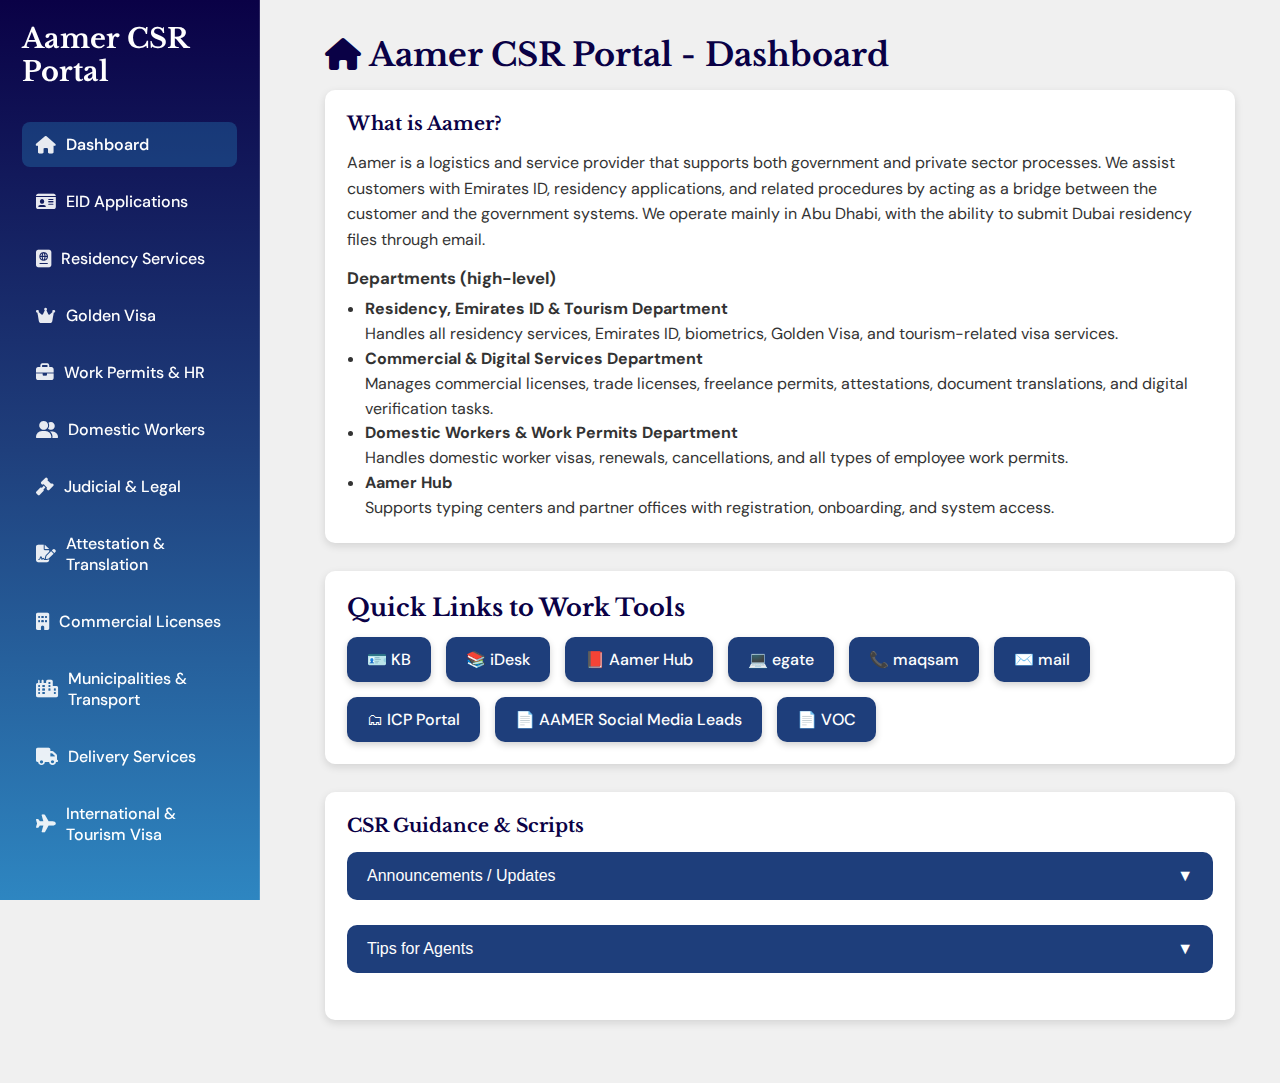
<file: aamer training/index.html>
<!DOCTYPE html>
<html lang="en">
<head>
<meta charset="UTF-8">
<meta name="viewport" content="width=device-width, initial-scale=1.0">
<title>Aamer CSR Portal</title>

<!-- Fonts & Icons -->
<link href="https://fonts.googleapis.com/css2?family=DM+Sans:wght@400;500&family=Libre+Baskerville:wght@400;700&display=swap" rel="stylesheet">
<link rel="stylesheet" href="https://cdnjs.cloudflare.com/ajax/libs/font-awesome/6.4.0/css/all.min.css"/>

<style>
/* --- Reset & Basic --- */
* { box-sizing: border-box; margin: 0; padding: 0; }
body { font-family:'DM Sans',sans-serif;   background-color: #f0f0f0; color:#333; display:flex; min-height:100vh; }

/* --- Sidebar --- */
.sidebar {
  width: 260px;
  background: linear-gradient(180deg,#0a0146 0%,#1f3f7c 50%,#2e86c1 100%);
  color:#fff; flex-shrink:0; display:flex; flex-direction:column;
  padding:22px; position:fixed; height:100%; overflow-y:auto;
  border-right:1px solid rgba(255,255,255,0.15);
}
.sidebar h2 { font-family:'Libre Baskerville',serif; font-size:1.7rem; margin-bottom:28px; color:#fff; }
.sidebar a { color:#fff; text-decoration:none; margin:6px 0; display:flex; align-items:center;
  padding:12px 14px; border-radius:8px; transition:0.25s; font-size:1rem; font-weight:500; }
.sidebar a i { margin-right:10px; font-size:1.1rem; opacity:0.9; }
.sidebar a:hover { background:rgba(41, 128, 185, 0.2); } /* soft dark blue hover */
.sidebar a.active { background:rgba(41, 128, 185, 0.35); font-weight:550; }

/* --- Content --- */
.content { margin-left:280px; flex-grow:1; padding:35px 45px; overflow-y:auto; }
h1,h2,h3 { font-family:'Libre Baskerville',serif; margin-bottom:15px; color:#0a0146; }
p { margin-bottom:15px; line-height:1.6; }

/* --- Cards --- */
.card { background:#fff; border-radius:10px; padding:22px; margin-bottom:28px; box-shadow:0 3px 8px rgba(0,0,0,0.12); transition:all 0.3s ease; }
.card:hover { box-shadow:0 6px 16px rgba(0,0,0,0.15); }

/* --- Collapsible Sections (Residency style) --- */
.collapsible {
  background:#1e3e7b; 
  color:#fff; 
  cursor:pointer; 
  padding:15px 20px;
  width:100%; 
  border:none; 
  border-radius:10px; 
  text-align:left;
  font-size:1rem; 
  margin-bottom:10px; 
  display:flex; 
  justify-content:space-between; 
  align-items:center;
  transition:background-color 0.3s ease; 
  font-weight:500;
}
.collapsible:hover { background:#2E86C1; }
.collapsible:after { content:'\25BC'; font-size:1rem; transition:transform 0.35s ease; }
.collapsible.active:after { transform:rotate(180deg); }

.content-collapsible {
  max-height:0; 
  overflow:hidden; 
  transition:max-height 0.45s ease, padding 0.35s ease; 
  padding:0 20px; 
  background:#FDFEFE; 
  border-left:4px solid #1e3e7b; /* dark blue accent */
  border-radius:6px; 
  margin-bottom:15px; 
  display:block;
  color:#333;
}

/* --- Quick Links Buttons --- */
.links-grid {
  display: flex;          /* Use flex instead of grid for auto-sizing */
  flex-wrap: wrap;        /* Wrap to next line if needed */
  gap: 15px;              /* Space between buttons */
  margin-top: 15px;
}

.link-btn {
  display: inline-flex;   /* Flex for centering content inside */
  align-items: center;
  justify-content: center;
  gap: 8px;
  padding: 12px 20px;    /* Vertical and horizontal padding */
  font-size: 16px;
  font-weight: 500;
  text-decoration: none;
  color: #fff;
  background-color: #1e3e7b;
  border-radius: 10px;
  box-shadow: 0 3px 7px rgba(0, 0, 0, 0.18);
  transition: transform 0.22s, box-shadow 0.22s, background 0.22s;
  white-space: nowrap;     /* Prevent text from breaking */
}

.link-btn:hover {
  transform: translateY(-3px);
  box-shadow: 0 6px 14px rgba(0, 0, 0, 0.28);
  background: #2E86C1;
}
/* --- Script Generator --- */
select, button { padding:10px 14px; margin-top:10px; border-radius:7px; border:1px solid #d1d5db; background:#fff; cursor:pointer; font-size:1rem; font-weight:500; }
button:hover { background:#ececec; }
.script-output { margin-top:15px; padding:15px; background:#fef3c7; border:1px solid #fde68a; border-radius:6px; white-space:pre-wrap; }
pre { background:#fff8dc; padding:12px; border-radius:6px; overflow-x:auto; }

/* Responsive */
@media(max-width:768px){
  body{flex-direction:column;}
  .sidebar{width:100%; flex-direction:row; overflow-x:auto; height:auto; padding:10px;}
  .sidebar a{margin:0 12px; white-space:nowrap;}
  .content{margin-left:0; padding:22px;}
}
</style>
</head>

<body>

<div class="sidebar">
  <h2>Aamer CSR Portal</h2>
  <a href="index.html" class="active"><i class="fas fa-home"></i>Dashboard</a>
  <a href="eid.html"><i class="fas fa-id-card"></i>EID Applications</a>
  <a href="residency.html"><i class="fas fa-passport"></i>Residency Services</a>
  <a href="goldenvisa.html"><i class="fas fa-crown"></i>Golden Visa</a>
  <a href="workpermits.html"><i class="fas fa-briefcase"></i>Work Permits & HR</a>
  <a href="domestic.html"><i class="fas fa-user-friends"></i>Domestic Workers</a>
  <a href="judicial.html"><i class="fas fa-gavel"></i>Judicial & Legal</a>
  <a href="attestations.html"><i class="fas fa-file-signature"></i>Attestation & Translation</a>
  <a href="commercial.html"><i class="fas fa-building"></i>Commercial Licenses</a>
   <a href="municipalities.html"><i class="fas fa-city"></i>Municipalities & Transport</a>
  <a href="delivery.html"><i class="fas fa-truck"></i>Delivery Services</a>
  <a href="visa.html"><i class="fas fa-plane"></i>International & Tourism Visa</a>
  
</div>

<div class="content">
  <h1><i class="fas fa-home"></i> Aamer CSR Portal - Dashboard</h1>

<div class="card">
    <h3>What is Aamer?</h3>
    <p>
        Aamer is a logistics and service provider that supports both government and private 
        sector processes. We assist customers with Emirates ID, residency applications, and 
        related procedures by acting as a bridge between the customer and the government systems. 
        We operate mainly in Abu Dhabi, with the ability to submit Dubai residency files through email.
    </p>

    <h4 style="margin-top: 12px; font-size: 1.05rem;">Departments (high-level)</h4>
    <ul style="margin-top: 8px; padding-left: 18px; line-height: 1.55;">
        <li><strong>Residency, Emirates ID & Tourism Department</strong><br>
            Handles all residency services, Emirates ID, biometrics, Golden Visa, 
            and tourism-related visa services.</li>

        <li><strong>Commercial & Digital Services Department</strong><br>
            Manages commercial licenses, trade licenses, freelance permits, attestations, 
            document translations, and digital verification tasks.</li>

        <li><strong>Domestic Workers & Work Permits Department</strong><br>
            Handles domestic worker visas, renewals, cancellations, and all types of employee work permits.</li>

        <li><strong>Aamer Hub</strong><br>
            Supports typing centers and partner offices with registration, onboarding, and system access.</li>
    </ul>
</div>

<!-- Quick Links -->
<div class="card">
    <h2>Quick Links to Work Tools</h2>
    <div class="links-grid">
      <a href="https://pqms05.extensya.com" target="_blank" class="link-btn">🪪 KB</a>
      <a href="https://aamer.extensyaidesk.com" target="_blank" class="link-btn">📚 iDesk</a>
      <a href="https://aamerbackoffice.azurewebsites.net" target="_blank" class="link-btn">📕 Aamer Hub</a>
      <a href="https://egate.extensya.com" target="_blank" class="link-btn">💻 egate</a>
      <a href="https://portal.mq.maqsam.com" target="_blank" class="link-btn">📞 maqsam</a>
      <a href="https://mail.extensya.com" target="_blank" class="link-btn">✉️ mail</a>
      <a href="https://smartservices.icp.gov.ae" class="link-btn">🗂 ICP Portal</a>
      <a href="https://docs.google.com/spreadsheets/d/1f-TIAC7VPXlqRVkEkpdoPAaEx-5E1PB2CmqlBbzDq6c/edit?usp=sharing" class="link-btn">📄 AAMER Social Media Leads</a>
      <a href="https://docs.google.com/spreadsheets/d/1kWqL3ZoVAVtEZr-lm1FSMh96DEjeNEYLBSkXdecH_z0/edit?usp=sharing" class="link-btn">📄 VOC</a>
    </div>
</div>

<!-- Announcements -->
<div class="card">
     <h3>CSR Guidance & Scripts</h3>
    <button class="collapsible">Announcements / Updates</button>
    <div class="content-collapsible">
      <ul>
        <li>Golden Visa nomination process updated – check the Aamer App.</li>
        <li>Domestic worker visa fees may change; confirm via app.</li>
        <li>All judicial cases must still be submitted through the app.</li>
      </ul>
    </div>
  

<!-- Tips -->

    <button class="collapsible">Tips for Agents</button>
    <div class="content-collapsible">
      <ul>
        <li>Always ask for Name & Application/Job ID first.</li>
        <li>Confirm type of service (Normal/Gold, Renewal/New, etc.).</li>
        <li>Guide clients to submit via Aamer App for judicial and legal cases.</li>
        <li>Use Script Generator for accurate responses.</li>
      </ul>
    </div>
 </div>
</div>


</div>

<script>
  document.addEventListener('DOMContentLoaded', () => {
    const collapsibles = document.querySelectorAll('.collapsible');
    collapsibles.forEach(btn => {
      btn.addEventListener('click', function() {
        this.classList.toggle('active');
        const content = this.nextElementSibling;
        if (content.style.maxHeight) {
          content.style.maxHeight = null;
        } else {
          // close all other panels
          document.querySelectorAll('.content-collapsible').forEach(c => {
            if(c !== content) c.style.maxHeight = null;
          });
          content.style.maxHeight = content.scrollHeight + 'px';
          setTimeout(() => content.scrollIntoView({behavior:'smooth', block:'center'}), 220);
        }
      });
    });

    window.addEventListener('resize', () => {
      document.querySelectorAll('.content-collapsible').forEach(panel => {
        if(panel.style.maxHeight) panel.style.maxHeight = panel.scrollHeight + 'px';
      });
    });
  });
</script>

</body>
</html>
</file>
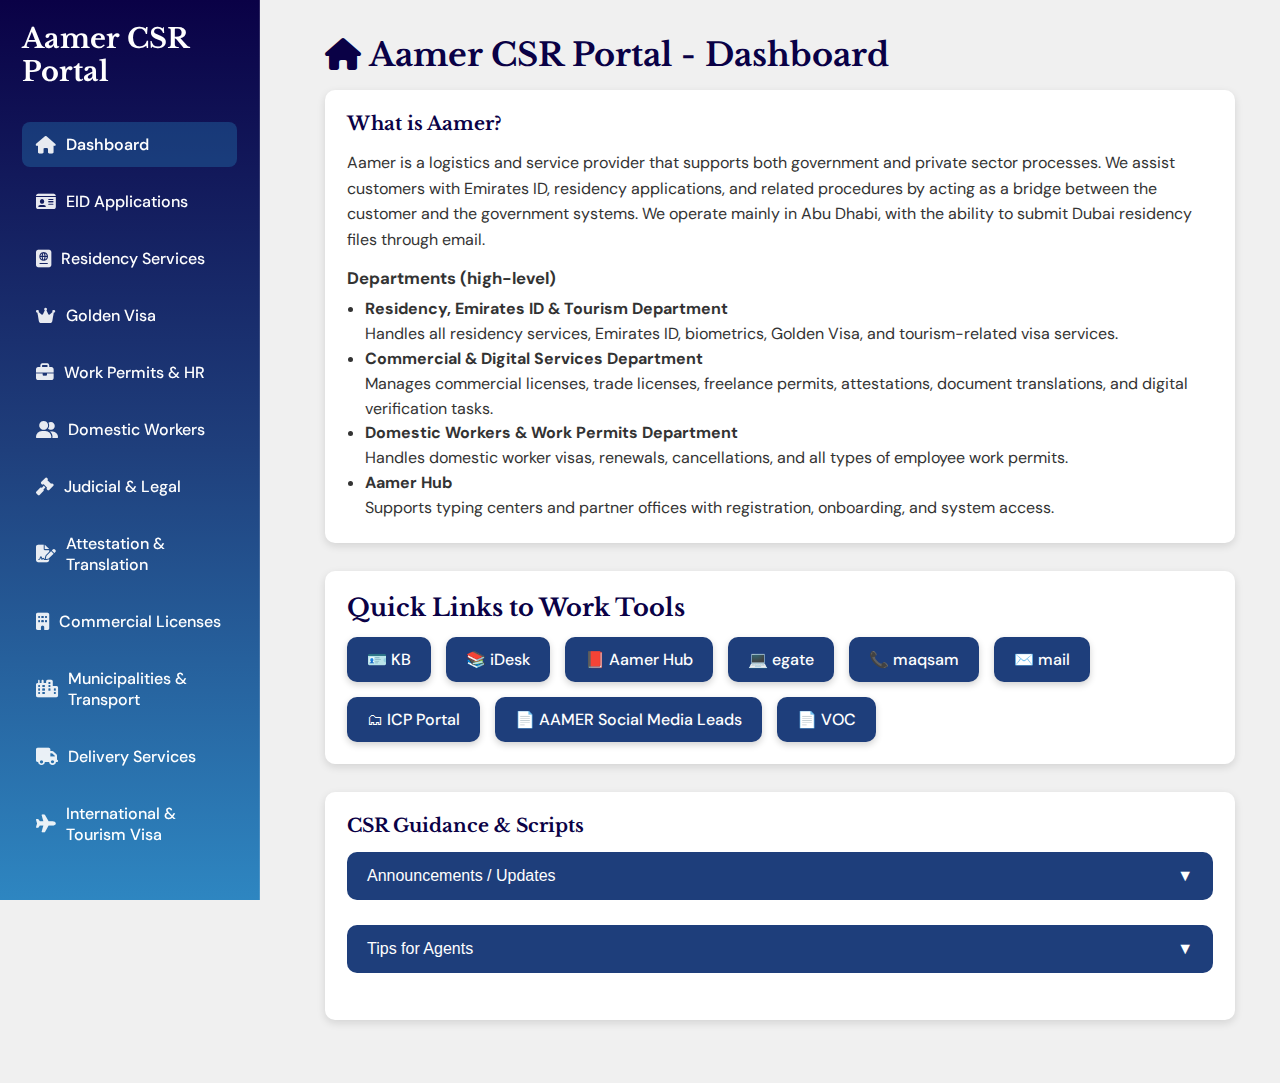
<file: Aamer Training/index.html>
<!DOCTYPE html>
<html lang="en">
<head>
<meta charset="UTF-8">
<meta name="viewport" content="width=device-width, initial-scale=1.0">
<title>Aamer CSR Portal</title>

<!-- Fonts & Icons -->
<link href="https://fonts.googleapis.com/css2?family=DM+Sans:wght@400;500&family=Libre+Baskerville:wght@400;700&display=swap" rel="stylesheet">
<link rel="stylesheet" href="https://cdnjs.cloudflare.com/ajax/libs/font-awesome/6.4.0/css/all.min.css"/>

<style>
/* --- Reset & Basic --- */
* { box-sizing: border-box; margin: 0; padding: 0; }
body { font-family:'DM Sans',sans-serif;   background-color: #f0f0f0; color:#333; display:flex; min-height:100vh; }

/* --- Sidebar --- */
.sidebar {
  width: 260px;
  background: linear-gradient(180deg,#0a0146 0%,#1f3f7c 50%,#2e86c1 100%);
  color:#fff; flex-shrink:0; display:flex; flex-direction:column;
  padding:22px; position:fixed; height:100%; overflow-y:auto;
  border-right:1px solid rgba(255,255,255,0.15);
}
.sidebar h2 { font-family:'Libre Baskerville',serif; font-size:1.7rem; margin-bottom:28px; color:#fff; }
.sidebar a { color:#fff; text-decoration:none; margin:6px 0; display:flex; align-items:center;
  padding:12px 14px; border-radius:8px; transition:0.25s; font-size:1rem; font-weight:500; }
.sidebar a i { margin-right:10px; font-size:1.1rem; opacity:0.9; }
.sidebar a:hover { background:rgba(41, 128, 185, 0.2); } /* soft dark blue hover */
.sidebar a.active { background:rgba(41, 128, 185, 0.35); font-weight:550; }

/* --- Content --- */
.content { margin-left:280px; flex-grow:1; padding:35px 45px; overflow-y:auto; }
h1,h2,h3 { font-family:'Libre Baskerville',serif; margin-bottom:15px; color:#0a0146; }
p { margin-bottom:15px; line-height:1.6; }

/* --- Cards --- */
.card { background:#fff; border-radius:10px; padding:22px; margin-bottom:28px; box-shadow:0 3px 8px rgba(0,0,0,0.12); transition:all 0.3s ease; }
.card:hover { box-shadow:0 6px 16px rgba(0,0,0,0.15); }

/* --- Collapsible Sections (Residency style) --- */
.collapsible {
  background:#1e3e7b; 
  color:#fff; 
  cursor:pointer; 
  padding:15px 20px;
  width:100%; 
  border:none; 
  border-radius:10px; 
  text-align:left;
  font-size:1rem; 
  margin-bottom:10px; 
  display:flex; 
  justify-content:space-between; 
  align-items:center;
  transition:background-color 0.3s ease; 
  font-weight:500;
}
.collapsible:hover { background:#2E86C1; }
.collapsible:after { content:'\25BC'; font-size:1rem; transition:transform 0.35s ease; }
.collapsible.active:after { transform:rotate(180deg); }

.content-collapsible {
  max-height:0; 
  overflow:hidden; 
  transition:max-height 0.45s ease, padding 0.35s ease; 
  padding:0 20px; 
  background:#FDFEFE; 
  border-left:4px solid #1e3e7b; /* dark blue accent */
  border-radius:6px; 
  margin-bottom:15px; 
  display:block;
  color:#333;
}

/* --- Quick Links Buttons --- */
.links-grid {
  display: flex;          /* Use flex instead of grid for auto-sizing */
  flex-wrap: wrap;        /* Wrap to next line if needed */
  gap: 15px;              /* Space between buttons */
  margin-top: 15px;
}

.link-btn {
  display: inline-flex;   /* Flex for centering content inside */
  align-items: center;
  justify-content: center;
  gap: 8px;
  padding: 12px 20px;    /* Vertical and horizontal padding */
  font-size: 16px;
  font-weight: 500;
  text-decoration: none;
  color: #fff;
  background-color: #1e3e7b;
  border-radius: 10px;
  box-shadow: 0 3px 7px rgba(0, 0, 0, 0.18);
  transition: transform 0.22s, box-shadow 0.22s, background 0.22s;
  white-space: nowrap;     /* Prevent text from breaking */
}

.link-btn:hover {
  transform: translateY(-3px);
  box-shadow: 0 6px 14px rgba(0, 0, 0, 0.28);
  background: #2E86C1;
}
/* --- Script Generator --- */
select, button { padding:10px 14px; margin-top:10px; border-radius:7px; border:1px solid #d1d5db; background:#fff; cursor:pointer; font-size:1rem; font-weight:500; }
button:hover { background:#ececec; }
.script-output { margin-top:15px; padding:15px; background:#fef3c7; border:1px solid #fde68a; border-radius:6px; white-space:pre-wrap; }
pre { background:#fff8dc; padding:12px; border-radius:6px; overflow-x:auto; }

/* Responsive */
@media(max-width:768px){
  body{flex-direction:column;}
  .sidebar{width:100%; flex-direction:row; overflow-x:auto; height:auto; padding:10px;}
  .sidebar a{margin:0 12px; white-space:nowrap;}
  .content{margin-left:0; padding:22px;}
}
</style>
</head>

<body>

<div class="sidebar">
  <h2>Aamer CSR Portal</h2>
  <a href="index.html" class="active"><i class="fas fa-home"></i>Dashboard</a>
  <a href="eid.html"><i class="fas fa-id-card"></i>EID Applications</a>
  <a href="residency.html"><i class="fas fa-passport"></i>Residency Services</a>
  <a href="goldenvisa.html"><i class="fas fa-crown"></i>Golden Visa</a>
  <a href="workpermits.html"><i class="fas fa-briefcase"></i>Work Permits & HR</a>
  <a href="domestic.html"><i class="fas fa-user-friends"></i>Domestic Workers</a>
  <a href="judicial.html"><i class="fas fa-gavel"></i>Judicial & Legal</a>
  <a href="attestations.html"><i class="fas fa-file-signature"></i>Attestation & Translation</a>
  <a href="commercial.html"><i class="fas fa-building"></i>Commercial Licenses</a>
   <a href="municipalities.html"><i class="fas fa-city"></i>Municipalities & Transport</a>
  <a href="delivery.html"><i class="fas fa-truck"></i>Delivery Services</a>
  <a href="visa.html"><i class="fas fa-plane"></i>International & Tourism Visa</a>
  
</div>

<div class="content">
  <h1><i class="fas fa-home"></i> Aamer CSR Portal - Dashboard</h1>

<div class="card">
    <h3>What is Aamer?</h3>
    <p>
        Aamer is a logistics and service provider that supports both government and private 
        sector processes. We assist customers with Emirates ID, residency applications, and 
        related procedures by acting as a bridge between the customer and the government systems. 
        We operate mainly in Abu Dhabi, with the ability to submit Dubai residency files through email.
    </p>

    <h4 style="margin-top: 12px; font-size: 1.05rem;">Departments (high-level)</h4>
    <ul style="margin-top: 8px; padding-left: 18px; line-height: 1.55;">
        <li><strong>Residency, Emirates ID & Tourism Department</strong><br>
            Handles all residency services, Emirates ID, biometrics, Golden Visa, 
            and tourism-related visa services.</li>

        <li><strong>Commercial & Digital Services Department</strong><br>
            Manages commercial licenses, trade licenses, freelance permits, attestations, 
            document translations, and digital verification tasks.</li>

        <li><strong>Domestic Workers & Work Permits Department</strong><br>
            Handles domestic worker visas, renewals, cancellations, and all types of employee work permits.</li>

        <li><strong>Aamer Hub</strong><br>
            Supports typing centers and partner offices with registration, onboarding, and system access.</li>
    </ul>
</div>

<!-- Quick Links -->
<div class="card">
    <h2>Quick Links to Work Tools</h2>
    <div class="links-grid">
      <a href="https://pqms05.extensya.com" target="_blank" class="link-btn">🪪 KB</a>
      <a href="https://aamer.extensyaidesk.com" target="_blank" class="link-btn">📚 iDesk</a>
      <a href="https://aamerbackoffice.azurewebsites.net" target="_blank" class="link-btn">📕 Aamer Hub</a>
      <a href="https://egate.extensya.com" target="_blank" class="link-btn">💻 egate</a>
      <a href="https://portal.mq.maqsam.com" target="_blank" class="link-btn">📞 maqsam</a>
      <a href="https://mail.extensya.com" target="_blank" class="link-btn">✉️ mail</a>
      <a href="https://smartservices.icp.gov.ae" class="link-btn">🗂 ICP Portal</a>
      <a href="https://docs.google.com/spreadsheets/d/1f-TIAC7VPXlqRVkEkpdoPAaEx-5E1PB2CmqlBbzDq6c/edit?usp=sharing" class="link-btn">📄 AAMER Social Media Leads</a>
      <a href="https://docs.google.com/spreadsheets/d/1kWqL3ZoVAVtEZr-lm1FSMh96DEjeNEYLBSkXdecH_z0/edit?usp=sharing" class="link-btn">📄 VOC</a>

    </div>
</div>


<!-- Announcements -->
<div class="card">
     <h3>CSR Guidance & Scripts</h3>
    <button class="collapsible">Announcements / Updates</button>
    <div class="content-collapsible">
      <ul>
        <li>Golden Visa nomination process updated – check the Aamer App.</li>
        <li>Domestic worker visa fees may change; confirm via app.</li>
        <li>All judicial cases must still be submitted through the app.</li>
      </ul>
    </div>
  

<!-- Tips -->

    <button class="collapsible">Tips for Agents</button>
    <div class="content-collapsible">
      <ul>
        <li>Always ask for Name & Application/Job ID first.</li>
        <li>Confirm type of service (Normal/Gold, Renewal/New, etc.).</li>
        <li>Guide clients to submit via Aamer App for judicial and legal cases.</li>
        <li>Use Script Generator for accurate responses.</li>
      </ul>
    </div>
 </div>
</div>


</div>

<script>
  document.addEventListener('DOMContentLoaded', () => {
    const collapsibles = document.querySelectorAll('.collapsible');
    collapsibles.forEach(btn => {
      btn.addEventListener('click', function() {
        this.classList.toggle('active');
        const content = this.nextElementSibling;
        if (content.style.maxHeight) {
          content.style.maxHeight = null;
        } else {
          // close all other panels
          document.querySelectorAll('.content-collapsible').forEach(c => {
            if(c !== content) c.style.maxHeight = null;
          });
          content.style.maxHeight = content.scrollHeight + 'px';
          setTimeout(() => content.scrollIntoView({behavior:'smooth', block:'center'}), 220);
        }
      });
    });

    window.addEventListener('resize', () => {
      document.querySelectorAll('.content-collapsible').forEach(panel => {
        if(panel.style.maxHeight) panel.style.maxHeight = panel.scrollHeight + 'px';
      });
    });
  });
</script>

</body>
</html>
</file>
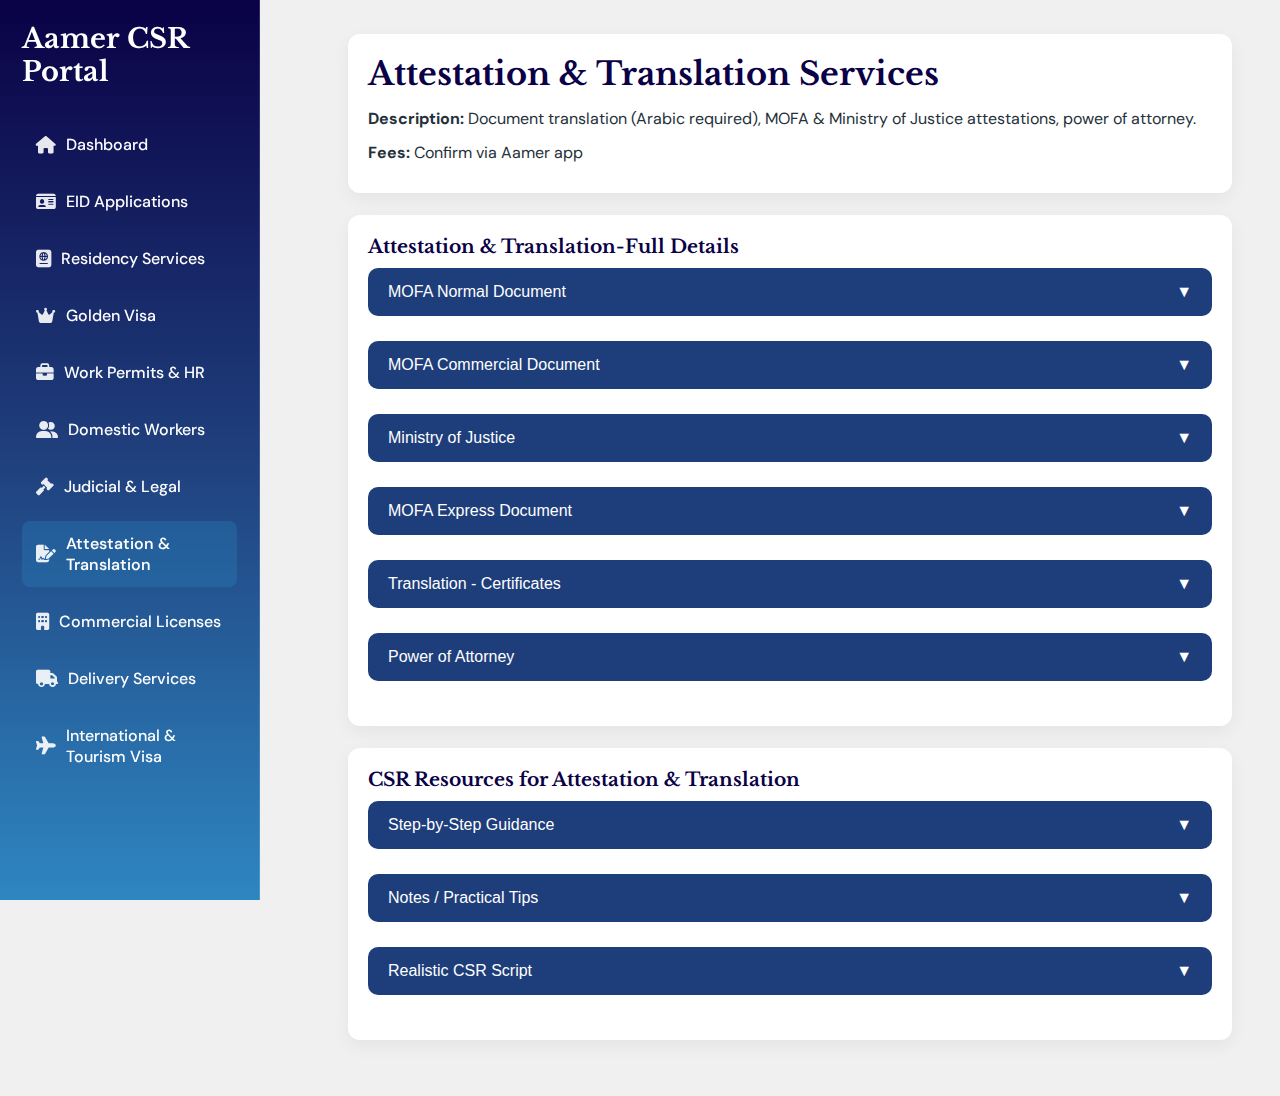
<file: aamer training/attestations.html>
<!DOCTYPE html>
<html lang="en">
<head>
<meta charset="UTF-8">
<meta name="viewport" content="width=device-width, initial-scale=1.0">
<title>Attestation & Translation - Aamer CSR Portal</title>
<link href="https://fonts.googleapis.com/css2?family=DM+Sans:wght@400;500&family=Libre+Baskerville:wght@400;700&display=swap" rel="stylesheet">
<link rel="stylesheet" href="https://cdnjs.cloudflare.com/ajax/libs/font-awesome/6.4.0/css/all.min.css"/>
<style>
* { box-sizing:border-box; margin:0; padding:0; }
body { font-family:'DM Sans',sans-serif; background-color:#f0f0f0; color:#333; display:flex; min-height:100vh; }
.sidebar { width:260px; background: linear-gradient(180deg,#0a0146 0%,#1f3f7c 50%,#2e86c1 100%); color:#fff; flex-shrink:0; display:flex; flex-direction:column; padding:22px; position:fixed; height:100%; overflow-y:auto; border-right:1px solid rgba(255,255,255,0.15); }
.sidebar h2 { font-family:'Libre Baskerville',serif; font-size:1.7rem; margin-bottom:28px; color:#fff; }
.sidebar a { color:#fff; text-decoration:none; margin:6px 0; display:flex; align-items:center; padding:12px 14px; border-radius:8px; transition:0.25s; font-size:1rem; font-weight:500; }
.sidebar a i { margin-right:10px; font-size:1.1rem; opacity:0.9; }
.sidebar a:hover { background:rgba(41, 128, 185, 0.2); }
.sidebar a.active { background:rgba(41, 128, 185, 0.35); font-weight:550; }
.content {margin-left:300px; flex:1; padding:34px 48px; overflow-y:auto;}
h1,h2,h3 { font-family:'Libre Baskerville',serif; color:#0a0146; margin-bottom:12px; }
p,li { font-size:1rem; line-height:1.6; color:#24303a; margin-bottom:8px; }
.card { background:#fff; border-radius:12px; padding:20px; margin-bottom:22px; box-shadow:0 6px 18px rgba(10,6,70,0.05); }
.card h3 { margin-bottom:10px; }
.collapsible { background:#1e3e7b; color:#fff; cursor:pointer; padding:15px 20px; width:100%; border:none; border-radius:10px; text-align:left; font-size:1rem; margin-bottom:10px; display:flex; justify-content:space-between; align-items:center; transition:background-color 0.3s ease; font-weight:500; }
.collapsible:hover { background:#2E86C1; }
.collapsible:after { content:'\25BC'; font-size:1rem; transition:transform 0.35s ease; }
.collapsible.active:after { transform:rotate(180deg); }
.content-collapsible { max-height:0; overflow:hidden; transition:max-height 0.45s ease, padding 0.35s ease; padding:0 20px; background:#FDFEFE; border-left:4px solid #1e3e7b; border-radius:6px; margin-bottom:15px; display:block; color:#333; }
.content-inner{padding:14px 0}
.service-title{font-weight:700;color:#0a0146;margin-bottom:6px}
.note{background:#fff7e6;border:1px solid #fde3a8;padding:12px;border-radius:8px;margin-top:10px}
@media(max-width:900px){ .content{margin-left:14px;padding:20px} .sidebar{position:relative;width:100%;height:auto;margin-bottom:10px} }
</style>
</head>
<body>
<div class="sidebar">
  <h2>Aamer CSR Portal</h2>
  <a href="index.html"><i class="fas fa-home"></i>Dashboard</a>
  <a href="eid.html"><i class="fas fa-id-card"></i>EID Applications</a>
  <a href="residency.html"><i class="fas fa-passport"></i>Residency Services</a>
  <a href="goldenvisa.html"><i class="fas fa-crown"></i>Golden Visa</a>
  <a href="workpermits.html"><i class="fas fa-briefcase"></i>Work Permits & HR</a>
  <a href="domestic.html"><i class="fas fa-user-friends"></i>Domestic Workers</a>
  <a href="judicial.html"><i class="fas fa-gavel"></i>Judicial & Legal</a>
  <a href="attestations.html" class="active"><i class="fas fa-file-signature"></i>Attestation & Translation</a>
  <a href="commercial.html"><i class="fas fa-building"></i>Commercial Licenses</a>
  <a href="delivery.html"><i class="fas fa-truck"></i>Delivery Services</a>
  <a href="visa.html"><i class="fas fa-plane"></i>International & Tourism Visa</a>
  
</div>

<div class="content">
  <div class="card">
    <h1>Attestation & Translation Services</h1>
    <p><strong>Description:</strong> Document translation (Arabic required), MOFA & Ministry of Justice attestations, power of attorney.</p>
    <p><strong>Fees:</strong> Confirm via Aamer app</p>
  </div>

  <!-- MOFA Normal Document -->
  <div class="card">
 <h3>Attestation & Translation-Full Details</h3>

    <button class="collapsible">MOFA Normal Document</button>
    <div class="content-collapsible">
      <div class="content-inner">
        <div class="service-title">Specialized Requirements</div>
        <ul>
          <li>Provide the original document (courier collection available)</li>
          <li>Attest the certificate from the Ministry of Foreign Affairs of the home country</li>
          <li>Attest the certificate from the UAE Embassy in the issuing country or vice versa</li>
        </ul>
        <div class="service-title">Service Duration</div>
        <p>2–4 business days after receiving documents and payment</p>
        <div class="service-title">Service Fees</div>
        <p>313.77 AED (incl. 5% VAT)</p>
      </div>
    </div>


  <!-- MOFA Commercial Document -->

    <button class="collapsible">MOFA Commercial Document</button>
    <div class="content-collapsible">
      <div class="content-inner">
        <div class="service-title">Specialized Requirements</div>
        <ul>
          <li>Provide the original document (courier collection available)</li>
          <li>Attest the certificate from the Ministry of Foreign Affairs of the home country</li>
          <li>Attest the certificate from the UAE Embassy in the issuing country or vice versa</li>
        </ul>
        <div class="service-title">Service Duration</div>
        <p>2–4 business days after receiving documents and payment</p>
        <div class="service-title">Service Fees</div>
        <p>2,490.00 AED (incl. 5% VAT)</p>
      </div>
    </div>

  <!-- Ministry of Justice -->

    <button class="collapsible">Ministry of Justice</button>
    <div class="content-collapsible">
      <div class="content-inner">
        <div class="service-title">Service Duration</div>
        <p>1–2 business days after receiving documents and payment</p>
        <div class="service-title">Service Fees</div>
        <p>200.00 AED (incl. 5% VAT)</p>
      </div>
    </div>
  
  <!-- MOFA Express Document -->

    <button class="collapsible">MOFA Express Document</button>
    <div class="content-collapsible">
      <div class="content-inner">
        <div class="service-title">Specialized Requirements</div>
        <ul>
          <li>Provide the original document (courier collection available)</li>
          <li>Attest the certificate from the Ministry of Foreign Affairs of the home country</li>
          <li>Attest the certificate from the UAE Embassy in the issuing country or vice versa</li>
        </ul>
        <div class="service-title">Service Duration</div>
        <p>1–2 working days after receiving documents</p>
        <div class="service-title">Service Fees</div>
        <p>515.11 AED (incl. VAT)</p>
      </div>
    </div>


  <!-- Translation - Certificates -->

    <button class="collapsible">Translation - Certificates</button>
    <div class="content-collapsible">
      <div class="content-inner">
        <div class="service-title">Specialized Requirements</div>
        <ul>
          <li>Attest the certificate from UAE Ministry of Foreign Affairs</li>
          <li>Attest the certificate from UAE Embassy in issuing country</li>
          <li>Attest the certificate from Ministry of Foreign Affairs of home country</li>
          <li>Correct spelling of names in Arabic or English required</li>
          <li>Every 200 words count as one page</li>
        </ul>
        <div class="service-title">Service Duration</div>
        <p>1–2 business days after receiving documents and payment</p>
        <div class="service-title">Service Fees</div>
        <p>105.00 AED (incl. 5% VAT)</p>
      </div>
    </div>


  <!-- Translation - Power of Attorney -->

    <button class="collapsible">Power of Attorney</button>
    <div class="content-collapsible">
      <div class="content-inner">
        <div class="service-title">Service Duration</div>
        <p>2–4 business days after receiving documents and payment</p>
        <div class="service-title">Service Fees</div>
        <p>262.50 AED (incl. 5% VAT)</p>
      </div>
    </div>
  </div>

  <!-- CSR Resources -->
  <div class="card">
    <h3>CSR Resources for Attestation & Translation</h3>

    <button class="collapsible">Step-by-Step Guidance</button>
    <div class="content-collapsible">
      <div class="content-inner">
        <ol>
          <li>Confirm the type of attestation or translation requested.</li>
          <li>Verify original documents have been submitted or courier scheduled.</li>
          <li>Check whether MOFA, Ministry of Justice, or Express service applies.</li>
          <li>Inform applicant about service duration and fees.</li>
          <li>Track service progress and update applicant.</li>
          <li>Ensure translations are accurate with correct names/spelling.</li>
        </ol>
      </div>
    </div>

    <button class="collapsible">Notes / Practical Tips</button>
    <div class="content-collapsible">
      <div class="content-inner">
        <ul>
          <li>Always confirm the correct ministry and type of attestation needed.</li>
          <li>Check spelling of names in documents before processing.</li>
          <li>Courier original documents carefully to avoid delays.</li>
          <li>MOFA commercial documents take longer and have higher fees.</li>
          <li>Track all submissions to keep applicant updated.</li>
        </ul>
      </div>
    </div>

    <button class="collapsible">Realistic CSR Script</button>
    <div class="content-collapsible">
      <div class="content-inner">
        <pre>
“Hello [Applicant Name], thank you for contacting Aamer regarding attestation and translation services.
May I confirm the type of service you require: MOFA Normal, MOFA Commercial, Ministry of Justice, MOFA Express, Certificate Translation, or Power of Attorney?

Please ensure all original documents are submitted. Our team will guide you through the attestation or translation process.

Processing time varies depending on service type: 1–4 business days. 
Fees depend on the service and will be confirmed via the Aamer app.

Do you have the documents ready, or would you like guidance on submitting them through the app?”
        </pre>
      </div>
    </div>

  </div>

</div>

<script>
document.addEventListener('DOMContentLoaded', () => {
  const collapsibles = document.querySelectorAll('.collapsible');
  collapsibles.forEach(btn => {
    btn.addEventListener('click', () => {
      btn.classList.toggle('active');
      const panel = btn.nextElementSibling;
      if (panel.style.maxHeight) {
        panel.style.maxHeight = null;
      } else {
        panel.style.maxHeight = panel.scrollHeight + "px";
      }
    });
  });
});
</script>
</body>
</html>
</file>
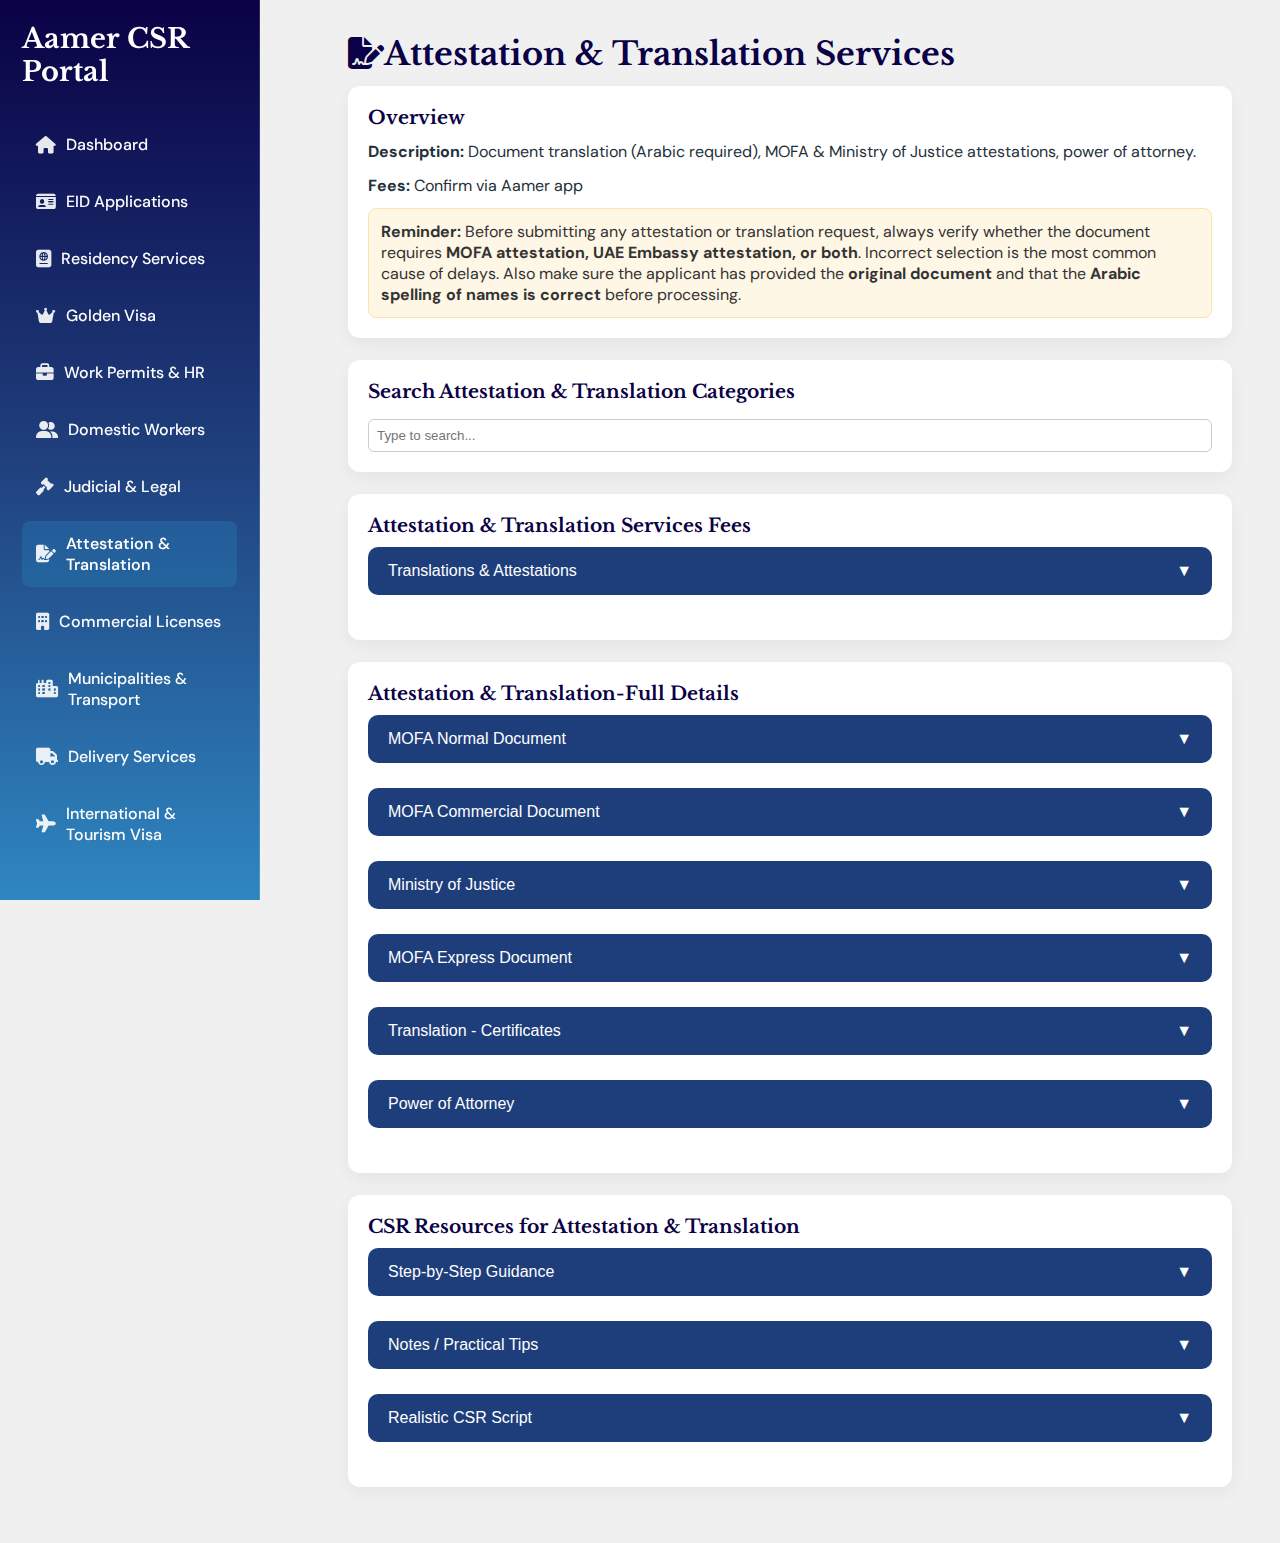
<file: Aamer Training/attestations.html>
<!DOCTYPE html>
<html lang="en">
<head>
<meta charset="UTF-8">
<meta name="viewport" content="width=device-width, initial-scale=1.0">
<title>Attestation & Translation - Aamer CSR Portal</title>
<link href="https://fonts.googleapis.com/css2?family=DM+Sans:wght@400;500&family=Libre+Baskerville:wght@400;700&display=swap" rel="stylesheet">
<link rel="stylesheet" href="https://cdnjs.cloudflare.com/ajax/libs/font-awesome/6.4.0/css/all.min.css"/>
<style>
/* --- Reset & Basic --- */
* { box-sizing: border-box; margin: 0; padding: 0; }
body { font-family:'DM Sans',sans-serif;   background-color: #f0f0f0; color:#333; display:flex; min-height:100vh; }

/* --- Sidebar --- */
.sidebar {
  width: 260px;
  background: linear-gradient(180deg,#0a0146 0%,#1f3f7c 50%,#2e86c1 100%);
  color:#fff; flex-shrink:0; display:flex; flex-direction:column;
  padding:22px; position:fixed; height:100%; overflow-y:auto;
  border-right:1px solid rgba(255,255,255,0.15);
}
.sidebar h2 { font-family:'Libre Baskerville',serif; font-size:1.7rem; margin-bottom:28px; color:#fff; }
.sidebar a { color:#fff; text-decoration:none; margin:6px 0; display:flex; align-items:center;
  padding:12px 14px; border-radius:8px; transition:0.25s; font-size:1rem; font-weight:500; }
.sidebar a i { margin-right:10px; font-size:1.1rem; opacity:0.9; }
.sidebar a:hover { background:rgba(41, 128, 185, 0.2); } /* soft dark blue hover */
.sidebar a.active { background:rgba(41, 128, 185, 0.35); font-weight:550; }

/* Content */
.content {margin-left:300px; flex:1; padding:34px 48px; overflow-y:auto;}
h1,h2,h3 { font-family:'Libre Baskerville',serif; color:#0a0146; margin-bottom:12px; }
p,li { font-size:1rem; line-height:1.6; color:#24303a; margin-bottom:8px; }

.card { background:#fff; border-radius:12px; padding:20px; margin-bottom:22px; box-shadow:0 6px 18px rgba(10,6,70,0.05); }
.card h3 { margin-bottom:10px; }

.collapsible { background:#1e3e7b; color:#fff; cursor:pointer; padding:15px 20px; width:100%; border:none; border-radius:10px; text-align:left; font-size:1rem; margin-bottom:10px; display:flex; justify-content:space-between; align-items:center; transition:background-color 0.3s ease; font-weight:500; }
.collapsible:hover { background:#2E86C1; }
.collapsible:after { content:'\25BC'; font-size:1rem; transition:transform 0.35s ease; }
.collapsible.active:after { transform:rotate(180deg); }
.content-collapsible { max-height:0; overflow:hidden; transition:max-height 0.45s ease, padding 0.35s ease; padding:0 20px; background:#FDFEFE; border-left:4px solid #1e3e7b; border-radius:6px; margin-bottom:15px; display:block; color:#333; }
.content-inner{padding:14px 0}

.service-title{font-weight:700;color:#0a0146;margin-bottom:6px}

.note{background:#fff7e6;border:1px solid #fde3a8;padding:12px;border-radius:8px;margin-top:10px}

/* Responsive */
@media(max-width:768px){
  body{flex-direction:column;}
  .sidebar{width:100%; flex-direction:row; overflow-x:auto; height:auto; padding:10px;}
  .sidebar a{margin:0 12px; white-space:nowrap;}
  .content{margin-left:0; padding:22px;}
}
/* Table general styling */
table {
  width: 100%;
  border-collapse: collapse;
  margin-top: 10px;
  font-size: 0.95rem;
}

/* Header styling */
thead th {
  font-weight: 550;
  text-align: left; /* keep description left-aligned */
  padding: 10px 8px;
}

/* Right-align number columns */
tbody td:nth-child(1),
tbody td:nth-child(3),
tbody td:nth-child(4),
tbody td:nth-child(5) {
  text-align: right;
  padding: 8px;
}

/* Optional: add subtle stripes for readability */
tbody tr:nth-child(even) {
  background: #f9f9f9;
}

/* Optional: hover highlight */
tbody tr:hover {
  background: #a8d1ff;
}

</style>
</head>
<body>
<div class="sidebar">
  <h2>Aamer CSR Portal</h2>
  <a href="index.html"><i class="fas fa-home"></i>Dashboard</a>
  <a href="eid.html"><i class="fas fa-id-card"></i>EID Applications</a>
  <a href="residency.html"><i class="fas fa-passport"></i>Residency Services</a>
  <a href="goldenvisa.html"><i class="fas fa-crown"></i>Golden Visa</a>
  <a href="workpermits.html"><i class="fas fa-briefcase"></i>Work Permits & HR</a>
  <a href="domestic.html"><i class="fas fa-user-friends"></i>Domestic Workers</a>
  <a href="judicial.html"><i class="fas fa-gavel"></i>Judicial & Legal</a>
  <a href="attestations.html" class="active"><i class="fas fa-file-signature"></i>Attestation & Translation</a>
  <a href="commercial.html"><i class="fas fa-building"></i>Commercial Licenses</a>
   <a href="municipalities.html"><i class="fas fa-city"></i>Municipalities & Transport</a>
  <a href="delivery.html"><i class="fas fa-truck"></i>Delivery Services</a>
  <a href="visa.html"><i class="fas fa-plane"></i>International & Tourism Visa</a>
  
</div>

<div class="content"> 
    <h1><i class="fas fa-file-signature"></i>Attestation & Translation Services</h1>
  <div class="card">
     <h3>Overview</h3>
    <p><strong>Description:</strong> Document translation (Arabic required), MOFA & Ministry of Justice attestations, power of attorney.</p>
    <p><strong>Fees:</strong> Confirm via Aamer app</p>
    <div class="note">
  <strong>Reminder:</strong> Before submitting any attestation or translation request, always verify whether the document
  requires <strong>MOFA attestation, UAE Embassy attestation, or both</strong>. Incorrect selection is the most common cause of delays.
  Also make sure the applicant has provided the <strong>original document</strong> and that the <strong>Arabic spelling of names is correct</strong>
  before processing.
</div>
  </div>
<!-- Search Bar under Overview -->
<div class="card">
  <h3>Search Attestation & Translation Categories</h3>
  <input type="text" id="category-search" placeholder="Type to search..." style="width:100%;padding:8px;border-radius:6px;border:1px solid #ccc;margin-top:6px;">
</div>

<div class="card">
 <h3>Attestation & Translation Services Fees</h3>
<button class="collapsible">Translations & Attestations</button>
<div class="content-collapsible">

  <table style="width:100%; border-collapse: collapse; margin-top:10px;">
    <thead style="background:#1e3e7b; color:#fff;">
      <tr>
        <th style="font-weight:550;">#</th>
        <th style="font-weight:550;">Service Description</th>
        <th style="font-weight:550;">Government Fees (AED)</th>
        <th style="font-weight:550;">Typing / VAT Fees (AED)</th>
        <th style="font-weight:550;">Total (AED)</th>
      </tr>
    </thead>

    <tbody>

      <!-- Certificates -->
      <tr>
        <td>1</td>
        <td>Certificates</td>
        <td></td>
        <td>105.00</td>
        <td>105.00</td>
      </tr>

      <!-- Document Translation -->
      <tr>
        <td>2</td>
        <td>Document Translation – Power of Attorney</td>
        <td></td>
        <td>262.50</td>
        <td>262.50</td>
      </tr>

      <tr>
        <td colspan="5" style="background:#eef6ff; padding:8px; font-size:16px;">
          * Government fees vary depending on language and number of documents.
        </td>
      </tr>

      <!-- MOFA Normal (Non-Commercial) -->
      <tr>
        <td>3</td>
        <td>MOFA Attestation – Non-Commercial Documents</td>
        <td>150.00</td>
        <td>163.77</td>
        <td>313.77</td>
      </tr>

      <!-- MOFA Commercial -->
      <tr>
        <td>4</td>
        <td>MOFA Attestation – Commercial Documents</td>
        <td>2,086.82</td>
        <td>403.18</td>
        <td>2,490.00</td>
      </tr>

      <!-- Ministry of Justice -->
      <tr>
        <td>5</td>
        <td>Ministry of Justice Attestation</td>
        <td>54.06</td>
        <td>145.94</td>
        <td>200.00</td>
      </tr>

      <!-- MOFA Express -->
      <tr>
        <td>6</td>
        <td>MOFA Express Service</td>
        <td>248.61</td>
        <td>266.50</td>
        <td>515.11</td>
      </tr>

    </tbody>
  </table>

</div>

</div>
  <!-- MOFA Normal Document -->
  <div class="card">
 <h3>Attestation & Translation-Full Details</h3>

    <button class="collapsible">MOFA Normal Document</button>
    <div class="content-collapsible">
      <div class="content-inner">
        <div class="service-title">Specialized Requirements</div>
        <ul>
          <li>Provide the original document (courier collection available)</li>
          <li>Attest the certificate from the Ministry of Foreign Affairs of the home country</li>
          <li>Attest the certificate from the UAE Embassy in the issuing country or vice versa</li>
        </ul>
        <div class="service-title">Service Duration</div>
        <p>2–4 business days after receiving documents and payment</p>
        <div class="service-title">Service Fees</div>
        <p>313.77 AED (incl. 5% VAT)</p>
      </div>
    </div>


  <!-- MOFA Commercial Document -->

    <button class="collapsible">MOFA Commercial Document</button>
    <div class="content-collapsible">
      <div class="content-inner">
        <div class="service-title">Specialized Requirements</div>
        <ul>
          <li>Provide the original document (courier collection available)</li>
          <li>Attest the certificate from the Ministry of Foreign Affairs of the home country</li>
          <li>Attest the certificate from the UAE Embassy in the issuing country or vice versa</li>
        </ul>
        <div class="service-title">Service Duration</div>
        <p>2–4 business days after receiving documents and payment</p>
        <div class="service-title">Service Fees</div>
        <p>2,490.00 AED (incl. 5% VAT)</p>
      </div>
    </div>

  <!-- Ministry of Justice -->

    <button class="collapsible">Ministry of Justice</button>
    <div class="content-collapsible">
      <div class="content-inner">
        <div class="service-title">Service Duration</div>
        <p>1–2 business days after receiving documents and payment</p>
        <div class="service-title">Service Fees</div>
        <p>200.00 AED (incl. 5% VAT)</p>
      </div>
    </div>
  
  <!-- MOFA Express Document -->

    <button class="collapsible">MOFA Express Document</button>
    <div class="content-collapsible">
      <div class="content-inner">
        <div class="service-title">Specialized Requirements</div>
        <ul>
          <li>Provide the original document (courier collection available)</li>
          <li>Attest the certificate from the Ministry of Foreign Affairs of the home country</li>
          <li>Attest the certificate from the UAE Embassy in the issuing country or vice versa</li>
        </ul>
        <div class="service-title">Service Duration</div>
        <p>1–2 working days after receiving documents</p>
        <div class="service-title">Service Fees</div>
        <p>515.11 AED (incl. VAT)</p>
      </div>
    </div>


  <!-- Translation - Certificates -->

    <button class="collapsible">Translation - Certificates</button>
    <div class="content-collapsible">
      <div class="content-inner">
        <div class="service-title">Specialized Requirements</div>
        <ul>
          <li>Attest the certificate from UAE Ministry of Foreign Affairs</li>
          <li>Attest the certificate from UAE Embassy in issuing country</li>
          <li>Attest the certificate from Ministry of Foreign Affairs of home country</li>
          <li>Correct spelling of names in Arabic or English required</li>
          <li>Every 200 words count as one page</li>
        </ul>
        <div class="service-title">Service Duration</div>
        <p>1–2 business days after receiving documents and payment</p>
        <div class="service-title">Service Fees</div>
        <p>105.00 AED (incl. 5% VAT)</p>
      </div>
    </div>


  <!-- Translation - Power of Attorney -->

    <button class="collapsible">Power of Attorney</button>
    <div class="content-collapsible">
      <div class="content-inner">
        <div class="service-title">Service Duration</div>
        <p>2–4 business days after receiving documents and payment</p>
        <div class="service-title">Service Fees</div>
        <p>262.50 AED (incl. 5% VAT)</p>
      </div>
    </div>
  </div>

  <!-- CSR Resources -->
  <div class="card">
    <h3>CSR Resources for Attestation & Translation</h3>

    <button class="collapsible">Step-by-Step Guidance</button>
    <div class="content-collapsible">
      <div class="content-inner">
        <ol>
          <li>Confirm the type of attestation or translation requested.</li>
          <li>Verify original documents have been submitted or courier scheduled.</li>
          <li>Check whether MOFA, Ministry of Justice, or Express service applies.</li>
          <li>Inform applicant about service duration and fees.</li>
          <li>Track service progress and update applicant.</li>
          <li>Ensure translations are accurate with correct names/spelling.</li>
        </ol>
      </div>
    </div>

    <button class="collapsible">Notes / Practical Tips</button>
    <div class="content-collapsible">
      <div class="content-inner">
        <ul>
          <li>Always confirm the correct ministry and type of attestation needed.</li>
          <li>Check spelling of names in documents before processing.</li>
          <li>Courier original documents carefully to avoid delays.</li>
          <li>MOFA commercial documents take longer and have higher fees.</li>
          <li>Track all submissions to keep applicant updated.</li>
        </ul>
      </div>
    </div>

    <button class="collapsible">Realistic CSR Script</button>
    <div class="content-collapsible">
      <div class="content-inner">
        <pre>
“Hello [Applicant Name], thank you for contacting Aamer regarding attestation and translation services.
May I confirm the type of service you require: MOFA Normal, MOFA Commercial, Ministry of Justice, MOFA Express, Certificate Translation, or Power of Attorney?

Please ensure all original documents are submitted. Our team will guide you through the attestation or translation process.

Processing time varies depending on service type: 1–4 business days. 
Fees depend on the service and will be confirmed via the Aamer app.

Do you have the documents ready, or would you like guidance on submitting them through the app?”
        </pre>
      </div>
    </div>

  </div>

</div>

<script>
  document.addEventListener('DOMContentLoaded', () => {
    const collapsibles = document.querySelectorAll('.collapsible');
    collapsibles.forEach(btn => {
      btn.addEventListener('click', function() {
        this.classList.toggle('active');
        const content = this.nextElementSibling;
        if (content.style.maxHeight) {
          content.style.maxHeight = null;
        } else {
          // close all other panels
          document.querySelectorAll('.content-collapsible').forEach(c => {
            if(c !== content) c.style.maxHeight = null;
          });
          content.style.maxHeight = content.scrollHeight + 'px';
          setTimeout(() => content.scrollIntoView({behavior:'smooth', block:'center'}), 220);
        }
      });
    });

    window.addEventListener('resize', () => {
      document.querySelectorAll('.content-collapsible').forEach(panel => {
        if(panel.style.maxHeight) panel.style.maxHeight = panel.scrollHeight + 'px';
      });
    });
  });
  const searchInput = document.getElementById('category-search');
  const collapsibles = document.querySelectorAll('.collapsible');

  searchInput.addEventListener('input', function() {
    const filter = searchInput.value.toLowerCase();
    collapsibles.forEach(btn => {
      const text = btn.textContent.toLowerCase();
      if (text.includes(filter)) {
        btn.style.display = '';
        btn.nextElementSibling.style.display = ''; // show content container too
      } else {
        btn.style.display = 'none';
        btn.nextElementSibling.style.display = 'none';
      }
    });
  });
</script>
</body>
</html>
</file>
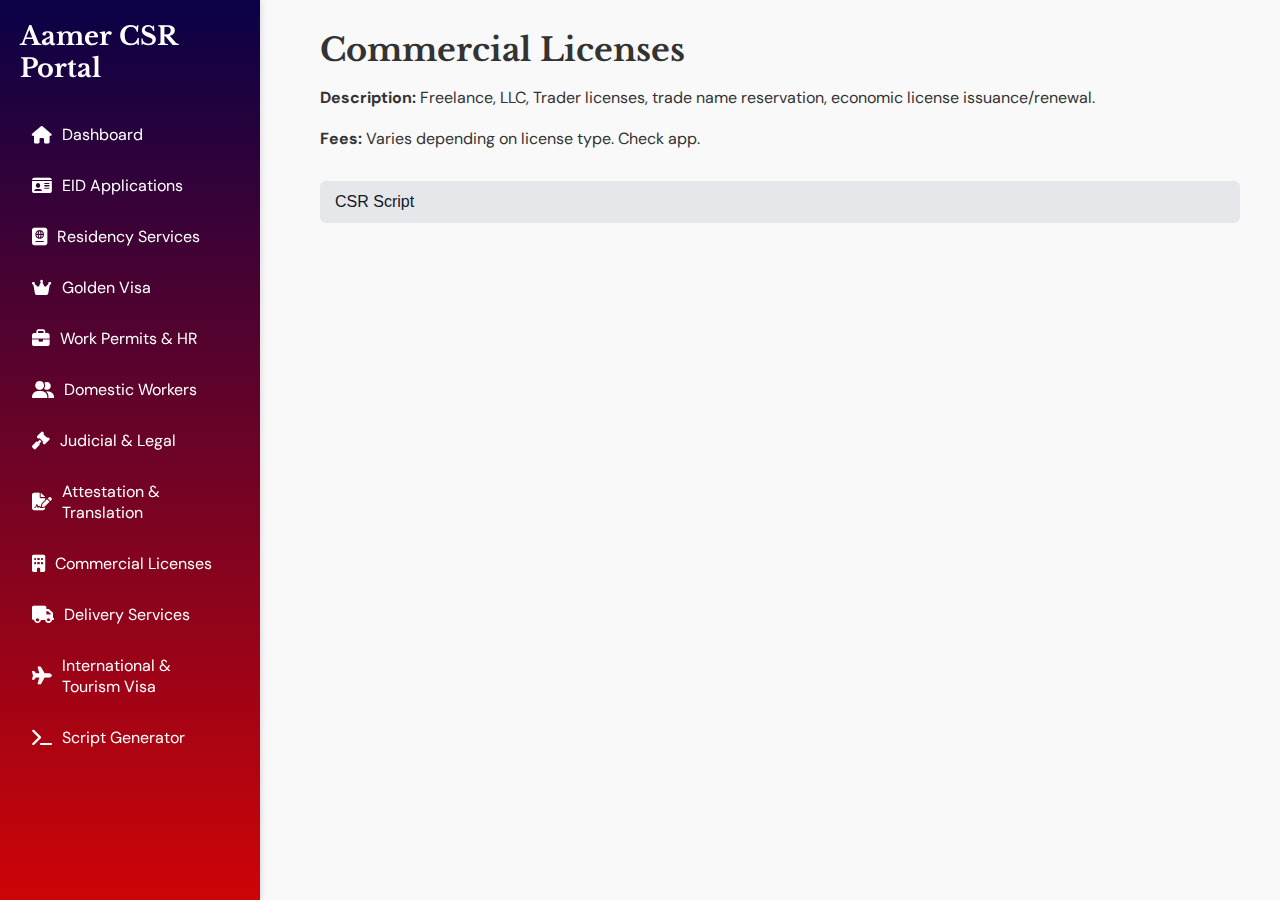
<file: aamer training/commercial.html>
<!DOCTYPE html>
<html lang="en">
<head>
<meta charset="UTF-8">
<meta name="viewport" content="width=device-width, initial-scale=1.0">
<title>Commercial Licenses - Aamer CSR Portal</title>
<link href="https://fonts.googleapis.com/css2?family=DM+Sans:wght@400;500&family=Libre+Baskerville:wght@400;700&display=swap" rel="stylesheet">
<link rel="stylesheet" href="style.css">
<link rel="stylesheet" href="https://cdnjs.cloudflare.com/ajax/libs/font-awesome/6.4.0/css/all.min.css"/>
</head>
<body>
<div class="sidebar">
  <h2>Aamer CSR Portal</h2>
 <a href="index.html"><i class="fas fa-home"></i>Dashboard</a>
  <a href="eid.html"><i class="fas fa-id-card"></i>EID Applications</a>
  <a href="residency.html"><i class="fas fa-passport"></i>Residency Services</a>
  <a href="goldenvisa.html"><i class="fas fa-crown"></i>Golden Visa</a>
  <a href="workpermits.html"><i class="fas fa-briefcase"></i>Work Permits & HR</a>
  <a href="domestic.html"><i class="fas fa-user-friends"></i>Domestic Workers</a>
  <a href="judicial.html"><i class="fas fa-gavel"></i>Judicial & Legal</a>
  <a href="attestations.html"><i class="fas fa-file-signature"></i>Attestation & Translation</a>
  <a href="commercial.html"><i class="fas fa-building"></i>Commercial Licenses</a>
  <a href="delivery.html"><i class="fas fa-truck"></i>Delivery Services</a>
  <a href="visa.html"><i class="fas fa-plane"></i>International & Tourism Visa</a>
  <a href="scriptgen.html"><i class="fas fa-terminal"></i>Script Generator</a>

</div>
<div class="content">
  <h1>Commercial Licenses</h1>
  <p><strong>Description:</strong> Freelance, LLC, Trader licenses, trade name reservation, economic license issuance/renewal.</p>
  <p><strong>Fees:</strong> Varies depending on license type. Check app.</p>
  <button class="collapsible">CSR Script</button>
  <div class="content-collapsible">
    <pre>“For commercial license services, guide the client to submit request through Aamer app. Fees depend on license type and location.”</pre>
  </div>
</div>
<script src="script.js"></script>
</body>
</html>
</file>
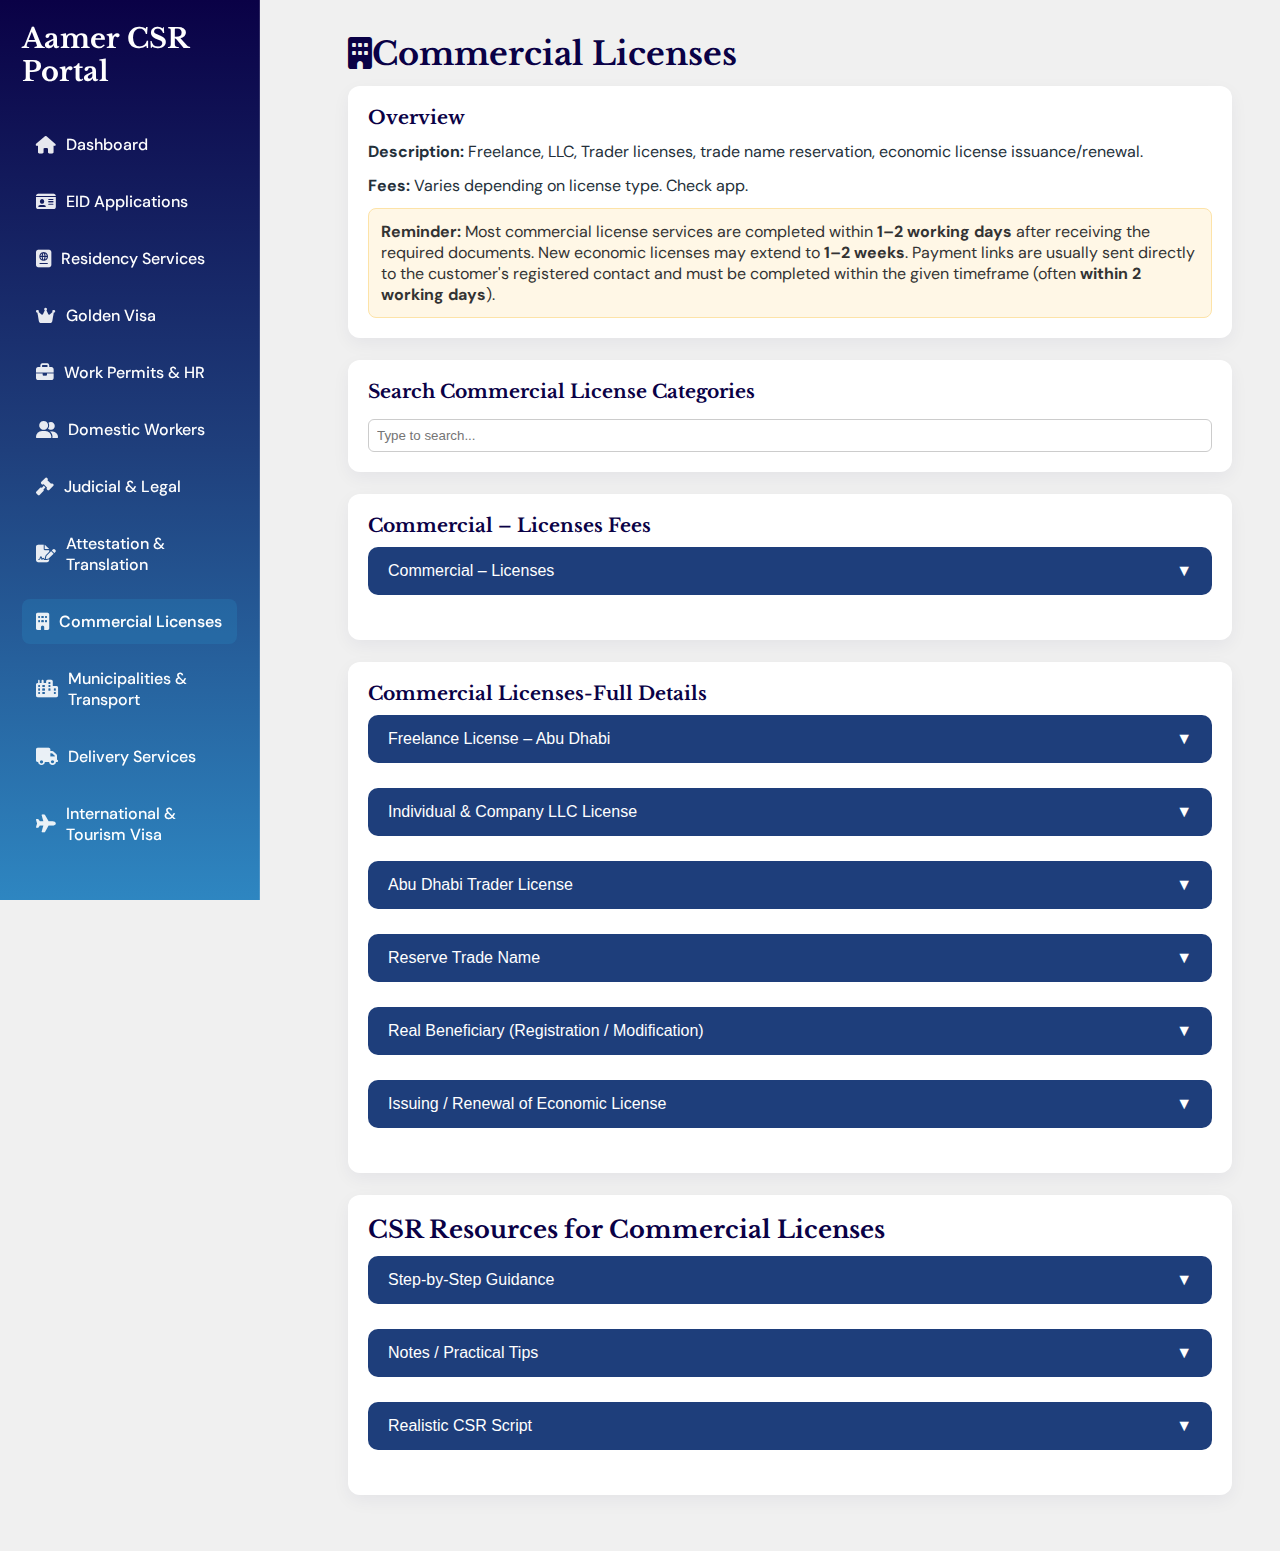
<file: Aamer Training/commercial.html>
<!DOCTYPE html>
<html lang="en">
<head>
<meta charset="UTF-8">
<meta name="viewport" content="width=device-width, initial-scale=1.0">
<title>Commercial Licenses - Aamer CSR Portal</title>
<link href="https://fonts.googleapis.com/css2?family=DM+Sans:wght@400;500&family=Libre+Baskerville:wght@400;700&display=swap" rel="stylesheet">
<link rel="stylesheet" href="https://cdnjs.cloudflare.com/ajax/libs/font-awesome/6.4.0/css/all.min.css"/>
<style>
/* --- Reset & Basic --- */
* { box-sizing: border-box; margin: 0; padding: 0; }
body { font-family:'DM Sans',sans-serif; background-color: #f0f0f0; color:#333; display:flex; min-height:100vh; }

/* --- Sidebar --- */
.sidebar {
  width: 260px;
  background: linear-gradient(180deg,#0a0146 0%,#1f3f7c 50%,#2e86c1 100%);
  color:#fff; flex-shrink:0; display:flex; flex-direction:column;
  padding:22px; position:fixed; height:100%; overflow-y:auto;
  border-right:1px solid rgba(255,255,255,0.15);
}
.sidebar h2 { font-family:'Libre Baskerville',serif; font-size:1.7rem; margin-bottom:28px; color:#fff; }
.sidebar a { color:#fff; text-decoration:none; margin:6px 0; display:flex; align-items:center;
  padding:12px 14px; border-radius:8px; transition:0.25s; font-size:1rem; font-weight:500; }
.sidebar a i { margin-right:10px; font-size:1.1rem; opacity:0.9; }
.sidebar a:hover { background:rgba(41, 128, 185, 0.2); }
.sidebar a.active { background:rgba(41, 128, 185, 0.35); font-weight:550; }

/* Content */
.content {margin-left:300px; flex:1; padding:34px 48px; overflow-y:auto;}
h1,h2,h3 { font-family:'Libre Baskerville',serif; color:#0a0146; margin-bottom:12px; }
p,li { font-size:1rem; line-height:1.6; color:#24303a; margin-bottom:8px; }
.card { background:#fff; border-radius:12px; padding:20px; margin-bottom:22px; box-shadow:0 6px 18px rgba(10,6,70,0.05); }
.card h3 { margin-bottom:10px; }

.collapsible { background:#1e3e7b; color:#fff; cursor:pointer; padding:15px 20px; width:100%; border:none; border-radius:10px; text-align:left; font-size:1rem; margin-bottom:10px; display:flex; justify-content:space-between; align-items:center; transition:background-color 0.3s ease; font-weight:500; }
.collapsible:hover { background:#2E86C1; }
.collapsible:after { content:'\25BC'; font-size:1rem; transition:transform 0.35s ease; }
.collapsible.active:after { transform:rotate(180deg); }
.content-collapsible { max-height:0; overflow:hidden; transition:max-height 0.45s ease, padding 0.35s ease; padding:0 20px; background:#FDFEFE; border-left:4px solid #1e3e7b; border-radius:6px; margin-bottom:15px; display:block; color:#333; }
.content-inner{padding:14px 0}

.service-title{font-weight:700;color:#0a0146;margin-bottom:6px}
.note{background:#fff7e6;border:1px solid #fde3a8;padding:12px;border-radius:8px;margin-top:10px}

/* Responsive */
@media(max-width:768px){
  body{flex-direction:column;}
  .sidebar{width:100%; flex-direction:row; overflow-x:auto; height:auto; padding:10px;}
  .sidebar a{margin:0 12px; white-space:nowrap;}
  .content{margin-left:0; padding:22px;}
}
/* Table general styling */
table {
  width: 100%;
  border-collapse: collapse;
  margin-top: 10px;
  font-size: 0.95rem;
}

/* Header styling */
thead th {
  font-weight: 550;
  text-align: left; /* keep description left-aligned */
  padding: 10px 8px;
}

/* Right-align number columns */
tbody td:nth-child(1),
tbody td:nth-child(3),
tbody td:nth-child(4),
tbody td:nth-child(5) {
  text-align: right;
  padding: 8px;
}

/* Optional: add subtle stripes for readability */
tbody tr:nth-child(even) {
  background: #f9f9f9;
}

/* Optional: hover highlight */
tbody tr:hover {
  background: #a8d1ff;
}
</style>
</head>
<body>
<div class="sidebar">
  <h2>Aamer CSR Portal</h2>
  <a href="index.html"><i class="fas fa-home"></i>Dashboard</a>
  <a href="eid.html"><i class="fas fa-id-card"></i>EID Applications</a>
  <a href="residency.html"><i class="fas fa-passport"></i>Residency Services</a>
  <a href="goldenvisa.html"><i class="fas fa-crown"></i>Golden Visa</a>
  <a href="workpermits.html"><i class="fas fa-briefcase"></i>Work Permits & HR</a>
  <a href="domestic.html"><i class="fas fa-user-friends"></i>Domestic Workers</a>
  <a href="judicial.html"><i class="fas fa-gavel"></i>Judicial & Legal</a>
  <a href="attestations.html"><i class="fas fa-file-signature"></i>Attestation & Translation</a>
  <a href="commercial.html" class="active"><i class="fas fa-building"></i>Commercial Licenses</a>
  <a href="municipalities.html"><i class="fas fa-city"></i>Municipalities & Transport</a>
  <a href="delivery.html"><i class="fas fa-truck"></i>Delivery Services</a>
  <a href="visa.html"><i class="fas fa-plane"></i>International & Tourism Visa</a>
</div>
<div class="content">
    <h1><i class="fas fa-building"></i>Commercial Licenses</h1>
  <div class="card">
    <h3>Overview</h3> 
    <p><strong>Description:</strong> Freelance, LLC, Trader licenses, trade name reservation, economic license issuance/renewal.</p>
    <p><strong>Fees:</strong> Varies depending on license type. Check app.</p>

      <div class="note">
        <strong>Reminder:</strong> Most commercial license services are completed within 
        <strong>1–2 working days</strong> after receiving the required documents.  
        New economic licenses may extend to <strong>1–2 weeks</strong>.  
        Payment links are usually sent directly to the customer's registered contact and must be 
        completed within the given timeframe (often <strong>within 2 working days</strong>).
      </div>
      </div>

  <!-- Search Bar -->
  <div class="card">

    <h3>Search Commercial License Categories</h3>
    <input type="text" id="category-search" placeholder="Type to search..." style="width:100%;padding:8px;border-radius:6px;border:1px solid #ccc;margin-top:6px;">
  </div>
  <div class="card">
 <h3>Commercial – Licenses Fees</h3> 

<button class="collapsible">Commercial – Licenses</button>
<div class="content-collapsible">

  <table style="width:100%; border-collapse: collapse; margin-top:10px;">
    <thead style="background:#1e3e7b; color:#fff;">
      <tr>
        <th style="font-weight:550;">#</th>
        <th style="font-weight:550;">Service Description</th>
        <th style="font-weight:550;">Gov. Fees (AED)</th>
        <th style="font-weight:550;">Typing / VAT (AED)</th>
        <th style="font-weight:550;">Total (AED)</th>
      </tr>
    </thead>

    <tbody>

      <!-- Trade Name Reservation -->
      <tr>
        <td>1</td>
        <td>Reserve Trade Name</td>
        <td>68.14</td>
        <td>141.86</td>
        <td>210.00</td>
      </tr>

      <!-- Real Beneficiary Registration / Modification -->
      <tr>
        <td>2</td>
        <td>Real Beneficiary (Registration / Modification)</td>
        <td></td>
        <td>350.00</td>
        <td>350.00</td>
      </tr>

      <!-- Freelance License -->
      <tr>
        <td>3</td>
        <td>Freelance License</td>
        <td>1,289.12</td>
        <td>1,210.88</td>
        <td>2,500.00</td>
      </tr>

      <!-- New Economic License – LLC / Sole Proprietor -->
      <tr>
        <td>4</td>
        <td>New Economic License – Commercial (LLC / Sole Proprietor)</td>
        <td>0.00</td>
        <td>1,500.00</td>
        <td>1,500.00</td>
      </tr>

      <!-- Abu Dhabi Trader License -->
      <tr>
        <td>5</td>
        <td>New Economic License – Abu Dhabi Trader</td>
        <td>0.00</td>
        <td>1,500.00</td>
        <td>1,500.00</td>
      </tr>

      <!-- Renewal of Commercial License -->
      <tr>
        <td>6</td>
        <td>Renewal of Commercial License</td>
        <td>0.00</td>
        <td>210.00</td>
        <td>210.00</td>
      </tr>

    </tbody>
  </table>

</div>

</div>

  <div class="card">
    <h3>Commercial Licenses-Full Details</h3>

   <!-- Freelance License – Abu Dhabi -->
<button class="collapsible">Freelance License – Abu Dhabi</button>
<div class="content-collapsible">
  <div class="content-inner">

    <div class="service-title">What is a Freelance License?</div>
    <p>
      A Freelance License in Abu Dhabi allows an individual to work independently without a company or sponsor. 
      It enables the license holder to provide professional services to companies or individuals and legally issue contracts in their own name.
    </p>

    <div class="service-title">Licensing Authority</div>
    <p>
      The TAMM platform under Abu Dhabi Department of Economic Development issues the Freelancer Permit. 
      This permit allows individuals to apply for a self-sponsored residence visa.
    </p>

    <div class="service-title">Permitted Professions</div>
    <p>
      Design, digital marketing, translation, training, consulting, photography, programming, editing, media production, journalism, and other professions listed by the licensing authority.
    </p>

    <div class="service-title">Required Documents</div>
    <ul>
      <li>Valid passport.</li>
      <li>Recent passport-sized photo.</li>
      <li>CV / Resume.</li>
      <li>Educational or professional certificates (if any).</li>
      <li>Tenancy contract or proof of residence in Abu Dhabi.</li>
      <li>Completed Freelancer Permit application on TAMM.</li>
    </ul>

    <div class="service-title">Costs</div>
    <p>
      Freelancer Permit: approximately AED 1,200 – 1,500 per year.<br>
      Residence visa issuance: approximately AED 3,000 – 5,000 (depending on insurance and medical test requirements).
    </p>

    <div class="service-title">Residence Visa</div>
    <p>
      A self-sponsored residence visa can be issued after obtaining the Freelancer Permit. Requirements include:
    </p>
    <ul>
      <li>Valid passport.</li>
      <li>Health insurance.</li>
      <li>Tenancy contract or proof of residence.</li>
      <li>Medical fitness certificate.</li>
    </ul>
    <p>Duration: 1 or 2 years, renewable.</p>

    <div class="service-title">Family Sponsorship</div>
    <p>
      Family sponsorship is allowed for spouse and children if all the following conditions are met:
    </p>
    <ul>
      <li>Minimum monthly income of AED 4,000 (or AED 3,000 if accommodation is provided).</li>
      <li>Residence valid for at least 6 months.</li>
      <li>Tenancy contract or proof of residence.</li>
      <li>Health insurance for the sponsor and dependents.</li>
    </ul>

    <div class="service-title">Benefits</div>
    <ul>
      <li>Work independently without a company or sponsor.</li>
      <li>Ability to legally contract and open a bank account in your own name.</li>
      <li>Possibility to obtain a residence visa and sponsor family members.</li>
      <li>Flexibility to provide services to multiple companies or clients.</li>
    </ul>

  </div>
</div>


    <!-- Individual & Company LLC -->
    <button class="collapsible">Individual & Company LLC License</button>
    <div class="content-collapsible">
      <div class="content-inner">
        <div class="service-title">Ownership</div>
        <p>Individual LLC: Single owner, limited liability.<br>
           Company LLC: 2–50 partners, limited liability.</p>
        <div class="service-title">Place of Activity</div>
        <p>Individual LLC: Physical or virtual office depending on activity.<br>
           Company LLC: Physical office required.</p>
        <div class="service-title">Permitted Activities</div>
        <p>Individual LLC: Most commercial and service activities.<br>
           Company LLC: Commercial, industrial, and service activities.</p>
        <div class="service-title">Visas</div>
        <p>Individual LLC: Limited visas depending on office space.<br>
           Company LLC: Multiple visas depending on office space.</p>
        <div class="service-title">Costs</div>
        <p>Varies by capital and activity.</p>
        <div class="service-title">Ease of Expansion</div>
        <p>Individual LLC: Medium.<br>Company LLC: Easy, can open branches and handle large contracts.</p>
      </div>
    </div>

    <!-- Abu Dhabi Trader License (merged with New Economic License) -->
    <button class="collapsible">Abu Dhabi Trader License</button>
    <div class="content-collapsible">
      <div class="content-inner">
        <div class="service-title">Ownership</div>
        <p>Single individual, natural person</p>
        <div class="service-title">Place of Activity</div>
        <p>Physical office not required for 2 years (MOA optional for approval), can be home-based or e-commerce</p>
        <div class="service-title">Permitted Activities</div>
        <p>Up to 6 activities initially; 100 AED per additional activity</p>
        <div class="service-title">Visas</div>
        <p>Limited 1–2 visas</p>
        <div class="service-title">Service Duration</div>
        <p>1–2 weeks for issuance</p>
        <div class="service-title">Service Fees</div>
        <p>1,500 AED (incl. 5% VAT)</p>
      </div>
    </div>

    <!-- Reserve Trade Name -->
    <button class="collapsible">Reserve Trade Name</button>
    <div class="content-collapsible">
      <div class="content-inner">
        <div class="service-title">Service Description</div>
        <p>Reservation of a trade name before issuing a commercial license. Trade name must comply with UAE rules and match the license activity.</p>
        <div class="service-title">Required Documents</div>
        <ul>
          <li>Applicant’s Emirates ID</li>
          <li>Proposed trade name list</li>
        </ul>
        <div class="service-title">Service Duration</div>
        <p>1–2 working days</p>
        <div class="service-title">Service Fees</div>
        <p>210 AED (incl. 5% VAT)</p>
      </div>
    </div>

    <!-- Real Beneficiary -->
    <button class="collapsible">Real Beneficiary (Registration / Modification)</button>
    <div class="content-collapsible">
      <div class="content-inner">
        <div class="service-title">Service Description</div>
        <p>The real beneficiary is the natural person who ultimately owns or controls the legal entity directly or indirectly.</p>
        <div class="service-title">Required Documents</div>
        <ul>
          <li>License copy</li>
          <li>Owner/partners Emirates IDs</li>
          <li>Real Beneficiary declaration form</li>
        </ul>
        <div class="service-title">Service Duration</div>
        <p>1–2 working days</p>
        <div class="service-title">Service Fees</div>
        <p>350 AED (incl. 5% VAT + Beneficiary Chart)</p>
      </div>
    </div>

    <!-- Renewal / Issuing Economic License -->
    <button class="collapsible">Issuing / Renewal of Economic License</button>
    <div class="content-collapsible">
      <div class="content-inner">
        <div class="service-title">Service Duration</div>
        <p>1–2 weeks for new issuance, 1–2 business days for renewal</p>
        <div class="service-title">Service Fees</div>
        <p>New license: 1,500 AED (incl. 5% VAT).<br>
           Renewal: 210 AED (incl. 5% VAT)</p>
      </div>
    </div>

  </div>

  <!-- CSR Resources -->
  <div class="card">
    <h2>CSR Resources for Commercial Licenses</h2>
    <button class="collapsible">Step-by-Step Guidance</button>
    <div class="content-collapsible">
      <div class="content-inner">
        <ol>
          <li>Confirm the type of commercial license required.</li>
          <li>Check applicant eligibility, documents, and capital requirements.</li>
          <li>Explain permitted activities and office requirements.</li>
          <li>Inform applicant about costs, fees, and visa options.</li>
          <li>Track application progress and update applicant accordingly.</li>
          <li>Guide client to submit request through Aamer app.</li>
        </ol>
      </div>
    </div>
    <button class="collapsible">Notes / Practical Tips</button>
    <div class="content-collapsible">
      <div class="content-inner">
        <ul>
          <li>Verify documents and residency requirements before submission.</li>
          <li>Explain differences between Freelancer, Individual LLC, Company LLC, and Trader licenses.</li>
          <li>Costs and visa allowances vary depending on license type and office.</li>
          <li>Check permitted activities according to the license.</li>
          <li>Always track submissions to update the applicant.</li>
        </ul>
      </div>
    </div>
    <button class="collapsible">Realistic CSR Script</button>
    <div class="content-collapsible">
      <div class="content-inner">
        <pre>
“Hello [Applicant Name], thank you for contacting Aamer regarding commercial license services.
May I confirm the type of license you require: Freelance, Individual LLC, Company LLC, or Abu Dhabi Trader?

Please ensure all required documents are ready. Our team will guide you through submission via the Aamer app.

Fees depend on the license type, capital, and office setup. Visa eligibility varies with license type.

Do you have the documents ready, or would you like guidance on submitting them through the app?”
        </pre>
      </div>
    </div>
  </div>

</div>

<script>
  document.addEventListener('DOMContentLoaded', () => {
    const collapsibles = document.querySelectorAll('.collapsible');
    collapsibles.forEach(btn => {
      btn.addEventListener('click', function() {
        this.classList.toggle('active');
        const content = this.nextElementSibling;
        if (content.style.maxHeight) {
          content.style.maxHeight = null;
        } else {
          // close all other panels
          document.querySelectorAll('.content-collapsible').forEach(c => {
            if(c !== content) c.style.maxHeight = null;
          });
          content.style.maxHeight = content.scrollHeight + 'px';
          setTimeout(() => content.scrollIntoView({behavior:'smooth', block:'center'}), 220);
        }
      });
    });

    window.addEventListener('resize', () => {
      document.querySelectorAll('.content-collapsible').forEach(panel => {
        if(panel.style.maxHeight) panel.style.maxHeight = panel.scrollHeight + 'px';
      });
    });
  });
  const searchInput = document.getElementById('category-search');
  const collapsibles = document.querySelectorAll('.collapsible');

  searchInput.addEventListener('input', function() {
    const filter = searchInput.value.toLowerCase();
    collapsibles.forEach(btn => {
      const text = btn.textContent.toLowerCase();
      if (text.includes(filter)) {
        btn.style.display = '';
        btn.nextElementSibling.style.display = ''; // show content container too
      } else {
        btn.style.display = 'none';
        btn.nextElementSibling.style.display = 'none';
      }
    });
  });
</script>
</body>
</html>
</file>
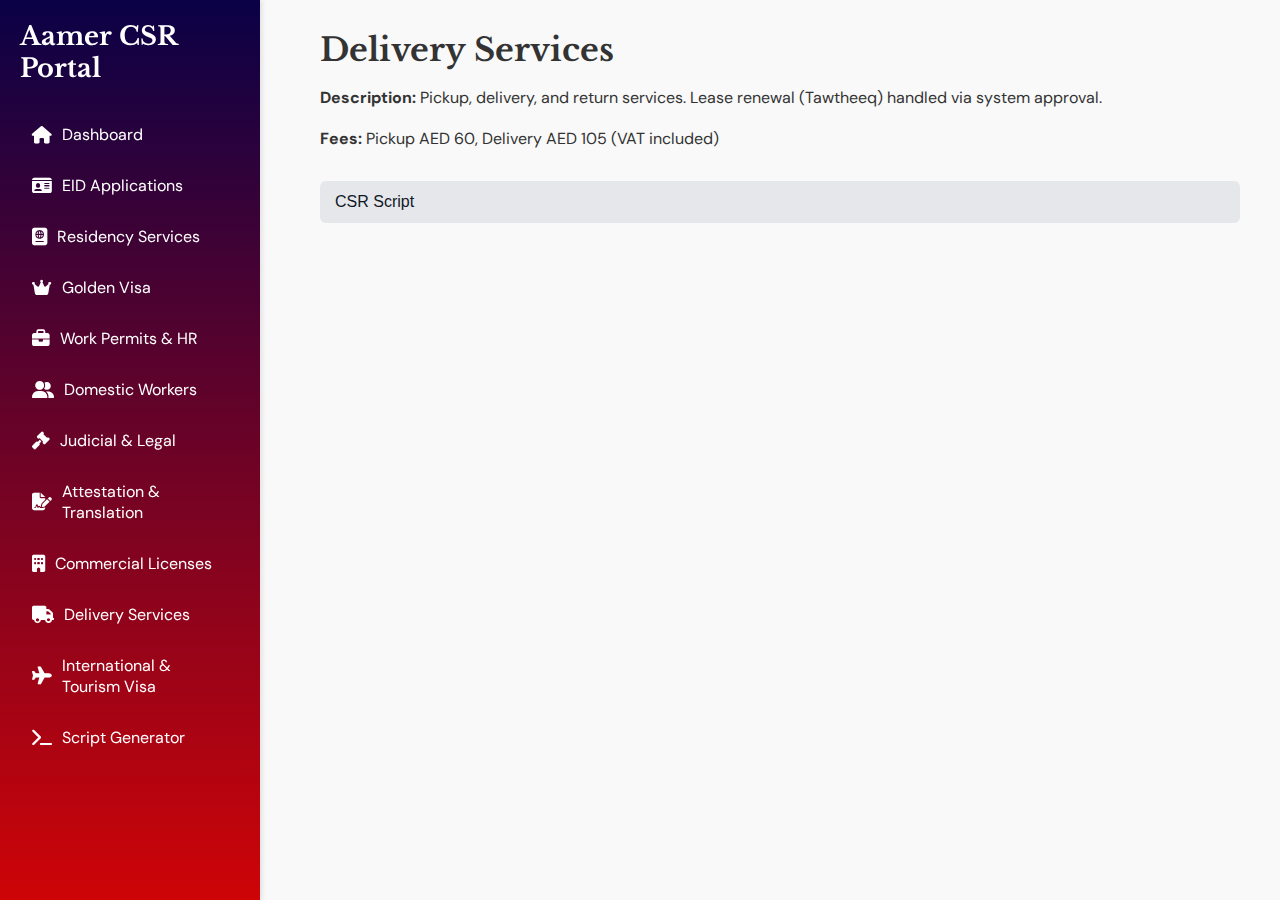
<file: aamer training/delivery.html>
<!DOCTYPE html>
<html lang="en">
<head>
<meta charset="UTF-8">
<meta name="viewport" content="width=device-width, initial-scale=1.0">
<title>Delivery Services - Aamer CSR Portal</title>
<link href="https://fonts.googleapis.com/css2?family=DM+Sans:wght@400;500&family=Libre+Baskerville:wght@400;700&display=swap" rel="stylesheet">
<link rel="stylesheet" href="style.css">
<link rel="stylesheet" href="https://cdnjs.cloudflare.com/ajax/libs/font-awesome/6.4.0/css/all.min.css"/>
</head>
<body>
<div class="sidebar">
  <h2>Aamer CSR Portal</h2>
  <a href="index.html"><i class="fas fa-home"></i>Dashboard</a>
  <a href="eid.html"><i class="fas fa-id-card"></i>EID Applications</a>
  <a href="residency.html"><i class="fas fa-passport"></i>Residency Services</a>
  <a href="goldenvisa.html"><i class="fas fa-crown"></i>Golden Visa</a>
  <a href="workpermits.html"><i class="fas fa-briefcase"></i>Work Permits & HR</a>
  <a href="domestic.html"><i class="fas fa-user-friends"></i>Domestic Workers</a>
  <a href="judicial.html"><i class="fas fa-gavel"></i>Judicial & Legal</a>
  <a href="attestations.html"><i class="fas fa-file-signature"></i>Attestation & Translation</a>
  <a href="commercial.html"><i class="fas fa-building"></i>Commercial Licenses</a>
  <a href="delivery.html"><i class="fas fa-truck"></i>Delivery Services</a>
  <a href="visa.html"><i class="fas fa-plane"></i>International & Tourism Visa</a>
  <a href="scriptgen.html"><i class="fas fa-terminal"></i>Script Generator</a>

</div>
<div class="content">
  <h1>Delivery Services</h1>
  <p><strong>Description:</strong> Pickup, delivery, and return services. Lease renewal (Tawtheeq) handled via system approval.</p>
  <p><strong>Fees:</strong> Pickup AED 60, Delivery AED 105 (VAT included)</p>
  <button class="collapsible">CSR Script</button>
  <div class="content-collapsible">
    <pre>“We can schedule pickup/delivery for your documents. Confirm payment and details via the app.”</pre>
  </div>
</div>
<script src="script.js"></script>
</body>
</html>
</file>
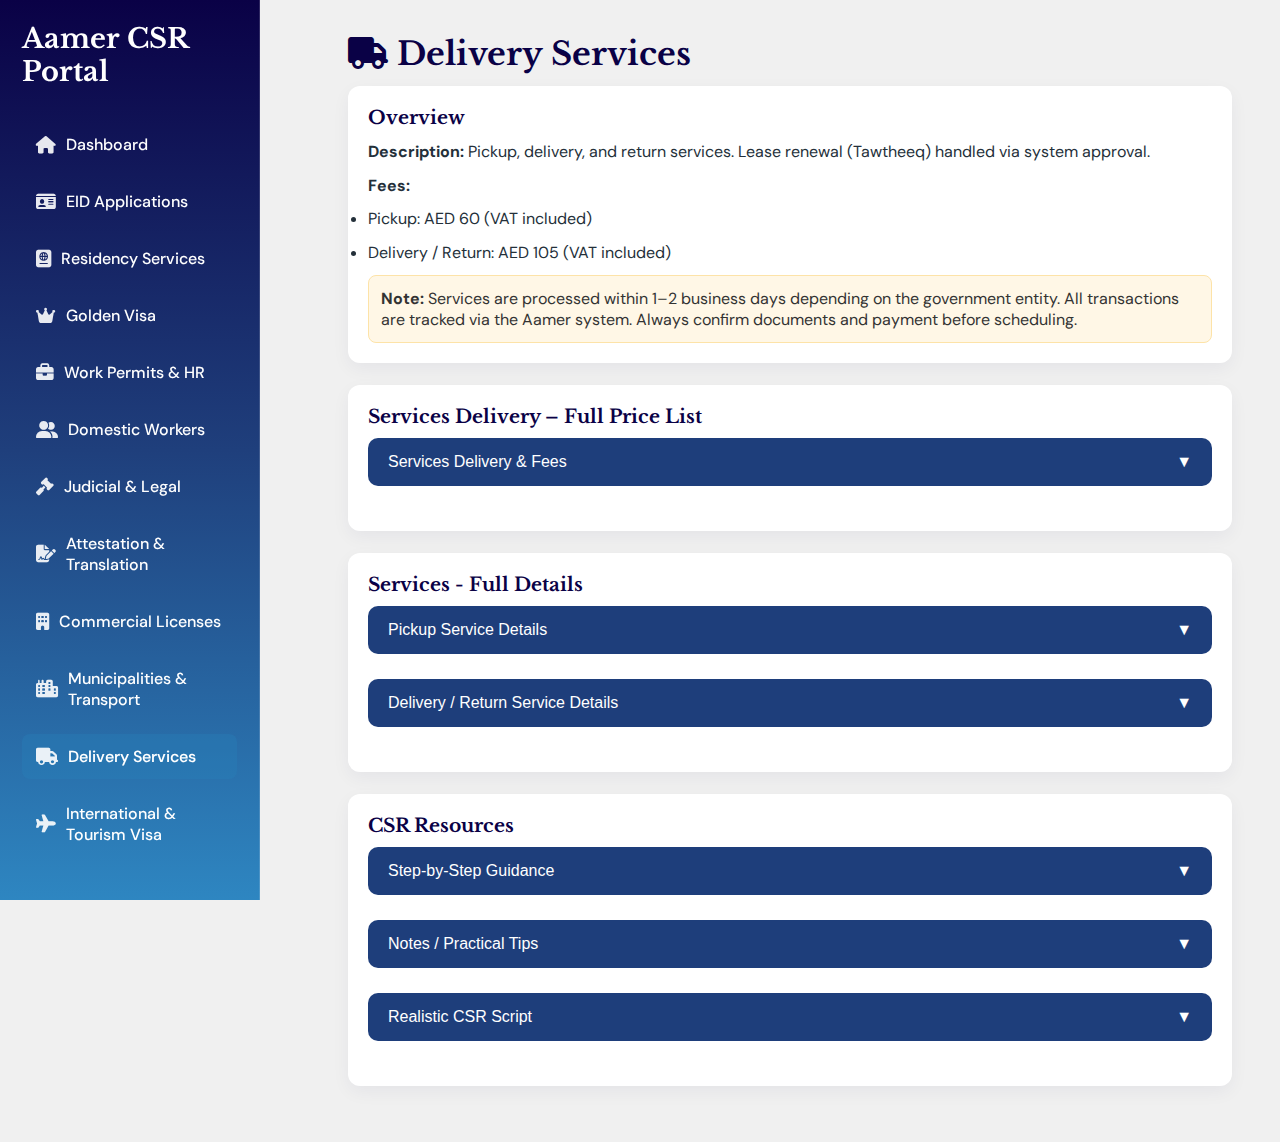
<file: Aamer Training/delivery.html>
<!DOCTYPE html>
<html lang="en">
<head>
<meta charset="UTF-8">
<meta name="viewport" content="width=device-width, initial-scale=1.0">
<title>Delivery Services - Aamer CSR Portal</title>
<link href="https://fonts.googleapis.com/css2?family=DM+Sans:wght@400;500&family=Libre+Baskerville:wght@400;700&display=swap" rel="stylesheet">
<link rel="stylesheet" href="https://cdnjs.cloudflare.com/ajax/libs/font-awesome/6.4.0/css/all.min.css"/>
<style>
/* --- Reset & Basic --- */
* { box-sizing: border-box; margin: 0; padding: 0; }
body { font-family:'DM Sans',sans-serif;   background-color: #f0f0f0; color:#333; display:flex; min-height:100vh; }

/* --- Sidebar --- */
.sidebar {
  width: 260px;
  background: linear-gradient(180deg,#0a0146 0%,#1f3f7c 50%,#2e86c1 100%);
  color:#fff; flex-shrink:0; display:flex; flex-direction:column;
  padding:22px; position:fixed; height:100%; overflow-y:auto;
  border-right:1px solid rgba(255,255,255,0.15);
}
.sidebar h2 { font-family:'Libre Baskerville',serif; font-size:1.7rem; margin-bottom:28px; color:#fff; }
.sidebar a { color:#fff; text-decoration:none; margin:6px 0; display:flex; align-items:center;
  padding:12px 14px; border-radius:8px; transition:0.25s; font-size:1rem; font-weight:500; }
.sidebar a i { margin-right:10px; font-size:1.1rem; opacity:0.9; }
.sidebar a:hover { background:rgba(41, 128, 185, 0.2); } /* soft dark blue hover */
.sidebar a.active { background:rgba(41, 128, 185, 0.35); font-weight:550; }
/* Content */

.content {margin-left:300px; flex:1; padding:34px 48px; overflow-y:auto;}
h1,h2,h3 { font-family:'Libre Baskerville',serif; color:#0a0146; margin-bottom:12px; }
p,li { font-size:1rem; line-height:1.6; color:#24303a; margin-bottom:8px; }
.card { background:#fff; border-radius:12px; padding:20px; margin-bottom:22px; box-shadow:0 6px 18px rgba(10,6,70,0.05); }
.card h3 { margin-bottom:10px; }

.collapsible { background:#1e3e7b; color:#fff; cursor:pointer; padding:15px 20px; width:100%; border:none; border-radius:10px; text-align:left; font-size:1rem; margin-bottom:10px; display:flex; justify-content:space-between; align-items:center; transition:background-color 0.3s ease; font-weight:500; }
.collapsible:hover { background:#2E86C1; }
.collapsible:after { content:'\25BC'; font-size:1rem; transition:transform 0.35s ease; }
.collapsible.active:after { transform:rotate(180deg); }
.content-collapsible { max-height:0; overflow:hidden; transition:max-height 0.45s ease, padding 0.35s ease; padding:0 20px; background:#FDFEFE; border-left:4px solid #1e3e7b; border-radius:6px; margin-bottom:15px; display:block; color:#333; }
.content-inner{padding:14px 0}

.service-title{font-weight:700;color:#0a0146;margin-bottom:6px}

.note{background:#fff7e6;border:1px solid #fde3a8;padding:12px;border-radius:8px;margin-top:10px}

/* Responsive */
@media(max-width:768px){
  body{flex-direction:column;}
  .sidebar{width:100%; flex-direction:row; overflow-x:auto; height:auto; padding:10px;}
  .sidebar a{margin:0 12px; white-space:nowrap;}
  .content{margin-left:0; padding:22px;}
}
/* Table general styling */
table {
  width: 100%;
  border-collapse: collapse;
  margin-top: 10px;
  font-size: 0.95rem;
}

/* Header styling */
thead th {
  font-weight: 550;
  text-align: left; /* keep description left-aligned */
  padding: 10px 8px;
}

/* Right-align number columns */
tbody td:nth-child(1),
tbody td:nth-child(3),
tbody td:nth-child(4),
tbody td:nth-child(5) {
  text-align: right;
  padding: 8px;
}

/* Optional: add subtle stripes for readability */
tbody tr:nth-child(even) {
  background: #f9f9f9;
}

/* Optional: hover highlight */
tbody tr:hover {
  background: #a8d1ff;
}

</style>
</head>
<body>
<div class="sidebar">
  <h2>Aamer CSR Portal</h2>
  <a href="index.html"><i class="fas fa-home"></i>Dashboard</a>
  <a href="eid.html"><i class="fas fa-id-card"></i>EID Applications</a>
  <a href="residency.html"><i class="fas fa-passport"></i>Residency Services</a>
  <a href="goldenvisa.html"><i class="fas fa-crown"></i>Golden Visa</a>
  <a href="workpermits.html"><i class="fas fa-briefcase"></i>Work Permits & HR</a>
  <a href="domestic.html"><i class="fas fa-user-friends"></i>Domestic Workers</a>
  <a href="judicial.html"><i class="fas fa-gavel"></i>Judicial & Legal</a>
  <a href="attestations.html"><i class="fas fa-file-signature"></i>Attestation & Translation</a>
  <a href="commercial.html"><i class="fas fa-building"></i>Commercial Licenses</a>
    <a href="municipalities.html"><i class="fas fa-city"></i>Municipalities & Transport</a>
  <a href="delivery.html" class="active"><i class="fas fa-truck"></i>Delivery Services</a>
  <a href="visa.html"><i class="fas fa-plane"></i>International & Tourism Visa</a>
  
</div>

<div class="content">

  <h1><i class="fas fa-truck"></i> Delivery Services</h1> 
   <div class="card">
    <h3>Overview</h3>
  <p><strong>Description:</strong> Pickup, delivery, and return services. Lease renewal (Tawtheeq) handled via system approval.</p>
  <p><strong>Fees:</strong></p>
  <ul>
    <li> Pickup: AED 60 (VAT included)</li>
    <li> Delivery / Return: AED 105 (VAT included)</li>
  </ul> 
  <div class="note">
    <strong>Note:</strong> Services are processed within 1–2 business days depending on the government entity. All transactions are tracked via the Aamer system. Always confirm documents and payment before scheduling.
  </div>
</div>

<div class="card">
  <h3>Services Delivery – Full Price List</h3>
  <button class="collapsible">Services Delivery & Fees</button>
  <div class="content-collapsible">

    <table style="width:100%; border-collapse: collapse; margin-top:10px;">
      <thead style="background:#1e3e7b; color:#fff;">
        <tr>
          <th style="font-weight:550;">#</th>
          <th style="font-weight:550;">Service Description</th>
          <th style="font-weight:550;">Gov. Fees (AED)</th>
          <th style="font-weight:550;">Typing / VAT (AED)</th>
          <th style="font-weight:550;">Total (AED)</th>
        </tr>
      </thead>

      <tbody>

        <!-- Pickup / Delivery -->
        <tr>
          <td>1</td>
          <td>Pickup / Delivery</td>
          <td>0.00</td>
          <td>60.00</td>
          <td>60.00</td>
        </tr>

        <!-- Service Return -->
        <tr>
          <td>2</td>
          <td>Service Return</td>
          <td>0.00</td>
          <td>105.00</td>
          <td>105.00</td>
        </tr>

      </tbody>
    </table>

  </div>
</div>

<!-- Services-Full Details -->
<div class="card">
  <h3>Services - Full Details</h3>

  <button class="collapsible">Pickup Service Details</button>
  <div class="content-collapsible">
    <div class="content-inner">
      <div class="service-title">Service Duration</div>
      <p>1–2 business days after receiving documents and payment. Duration depends on the governmental entity. Transaction tracked by Aamer.</p>
      <div class="service-title">Service Fees</div>
      <p>AED 60 (5% VAT included)</p>
    </div>
  </div>

  <button class="collapsible">Delivery / Return Service Details</button>
  <div class="content-collapsible">
    <div class="content-inner">
      <div class="service-title">Service Duration</div>
      <p>1–2 business days after receiving documents and payment. Duration depends on the governmental entity. Transaction tracked by Aamer.</p>
      <div class="service-title">Service Fees</div>
      <p>AED 105 (5% VAT included)</p>
    </div>
  </div>
</div>


  <!-- CSR Resources -->
  <div class="card">
    <h3>CSR Resources</h3>
    <button class="collapsible">Step-by-Step Guidance</button>
    <div class="content-collapsible">
      <div class="content-inner">
        <ol>
          <li>Confirm the type of delivery requested by the client (pickup, delivery, return).</li>
          <li>Verify document details, payment status, and client contact information.</li>
          <li>Schedule the delivery or pickup slot in the system.</li>
          <li>Inform the client about the estimated service duration and fees.</li>
          <li>Track the transaction and update the client once completed.</li>
        </ol>
      </div>
    </div>

    <button class="collapsible">Notes / Practical Tips</button>
    <div class="content-collapsible">
      <div class="content-inner">
        <ul>
          <li>Always confirm documents and payment before scheduling.</li>
          <li>Provide realistic timelines depending on the government processing entity.</li>
          <li>Ensure all client contact details are correct.</li>
          <li>Track the service status and notify the client promptly.</li>
        </ul>
      </div>
    </div>

    <button class="collapsible">Realistic CSR Script</button>
    <div class="content-collapsible">
      <div class="content-inner">
        <pre>
“Hello [Client Name], thank you for contacting Aamer regarding delivery services.
Can you confirm if you require a Pickup, Delivery, or Return service?

Please ensure your documents are ready. The service fee is AED 60 for pickup and AED 105 for delivery/return (VAT included).

Our team will schedule the slot and update you once the transaction is completed.

Do you have the documents ready, or would you like assistance with scheduling?”
        </pre>
      </div>
    </div>

  </div>

</div>

<script>
  document.addEventListener('DOMContentLoaded', () => {
    const collapsibles = document.querySelectorAll('.collapsible');
    collapsibles.forEach(btn => {
      btn.addEventListener('click', function() {
        this.classList.toggle('active');
        const content = this.nextElementSibling;
        if (content.style.maxHeight) {
          content.style.maxHeight = null;
        } else {
          // close all other panels
          document.querySelectorAll('.content-collapsible').forEach(c => {
            if(c !== content) c.style.maxHeight = null;
          });
          content.style.maxHeight = content.scrollHeight + 'px';
          setTimeout(() => content.scrollIntoView({behavior:'smooth', block:'center'}), 220);
        }
      });
    });

    window.addEventListener('resize', () => {
      document.querySelectorAll('.content-collapsible').forEach(panel => {
        if(panel.style.maxHeight) panel.style.maxHeight = panel.scrollHeight + 'px';
      });
    });
  });
  const searchInput = document.getElementById('category-search');
  const collapsibles = document.querySelectorAll('.collapsible');

  searchInput.addEventListener('input', function() {
    const filter = searchInput.value.toLowerCase();
    collapsibles.forEach(btn => {
      const text = btn.textContent.toLowerCase();
      if (text.includes(filter)) {
        btn.style.display = '';
        btn.nextElementSibling.style.display = ''; // show content container too
      } else {
        btn.style.display = 'none';
        btn.nextElementSibling.style.display = 'none';
      }
    });
  });

</script>
</body>
</html>
</file>
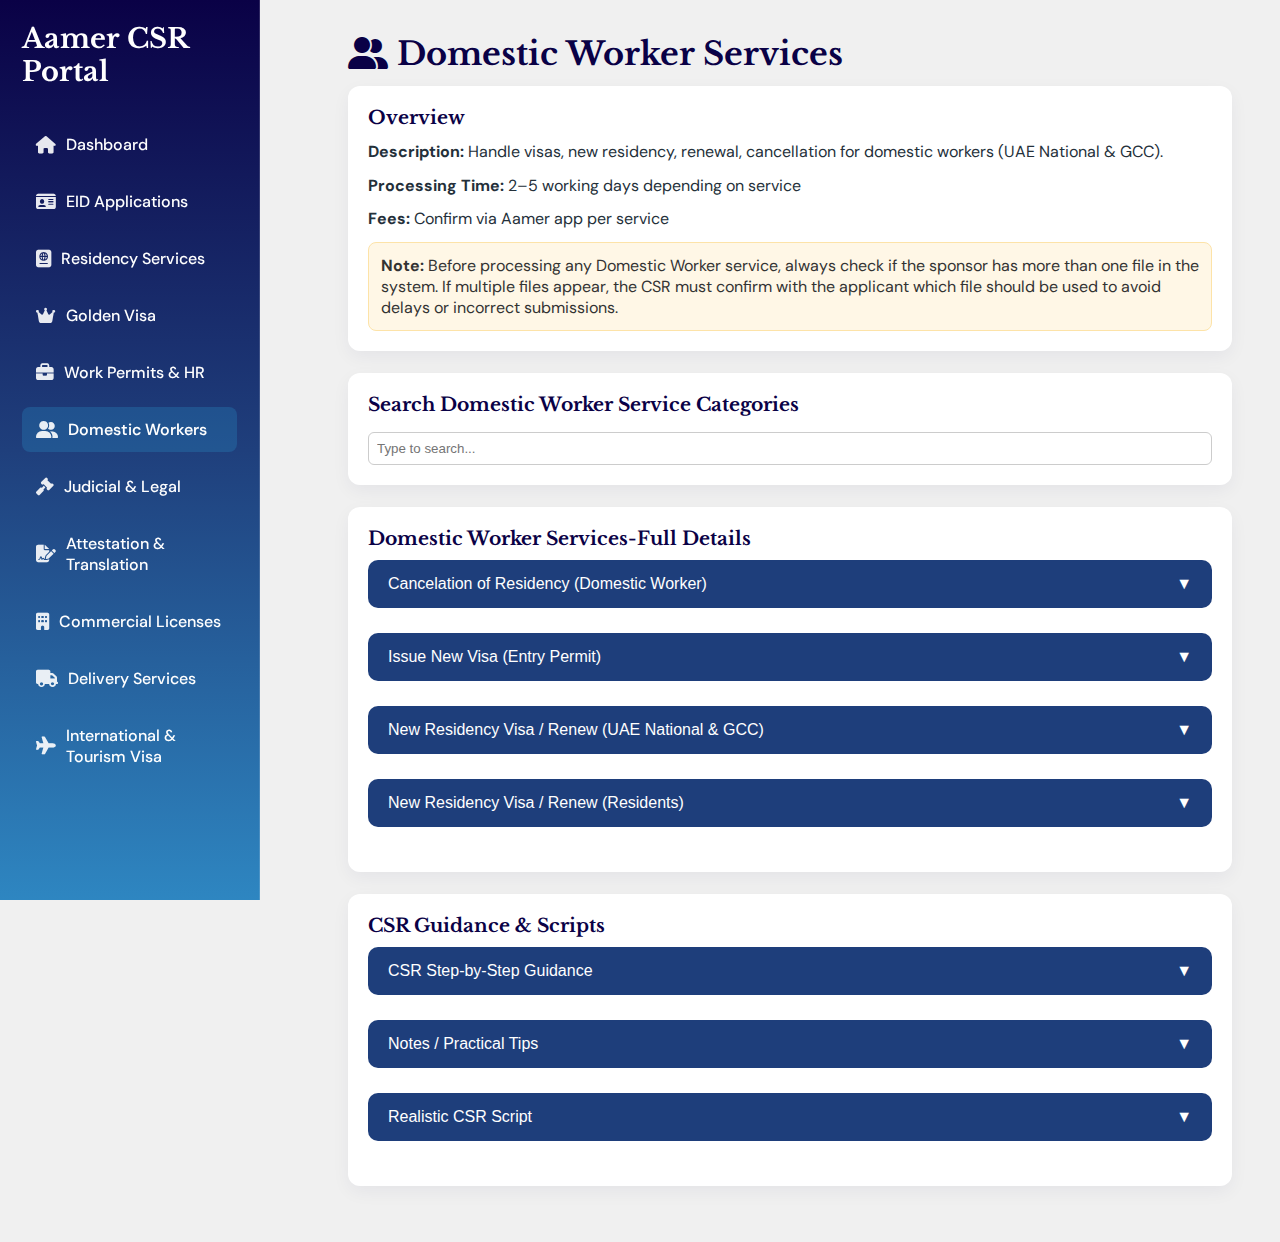
<file: aamer training/domestic.html>
<!DOCTYPE html>
<html lang="en">
<head>
<meta charset="UTF-8">
<meta name="viewport" content="width=device-width, initial-scale=1.0">
<title>Domestic Worker Services - Aamer CSR Portal</title>
<link href="https://fonts.googleapis.com/css2?family=DM+Sans:wght@400;500&family=Libre+Baskerville:wght@400;700&display=swap" rel="stylesheet">
<link rel="stylesheet" href="https://cdnjs.cloudflare.com/ajax/libs/font-awesome/6.4.0/css/all.min.css"/>
<style>
/* --- Reset & Basic --- */
* { box-sizing: border-box; margin: 0; padding: 0; }
body { font-family:'DM Sans',sans-serif;   background-color: #f0f0f0; color:#333; display:flex; min-height:100vh; }

/* --- Sidebar --- */
.sidebar {
  width: 260px;
  background: linear-gradient(180deg,#0a0146 0%,#1f3f7c 50%,#2e86c1 100%);
  color:#fff; flex-shrink:0; display:flex; flex-direction:column;
  padding:22px; position:fixed; height:100%; overflow-y:auto;
  border-right:1px solid rgba(255,255,255,0.15);
}
.sidebar h2 { font-family:'Libre Baskerville',serif; font-size:1.7rem; margin-bottom:28px; color:#fff; }
.sidebar a { color:#fff; text-decoration:none; margin:6px 0; display:flex; align-items:center;
  padding:12px 14px; border-radius:8px; transition:0.25s; font-size:1rem; font-weight:500; }
.sidebar a i { margin-right:10px; font-size:1.1rem; opacity:0.9; }
.sidebar a:hover { background:rgba(41, 128, 185, 0.2); } /* soft dark blue hover */
.sidebar a.active { background:rgba(41, 128, 185, 0.35); font-weight:550; }

/* --- Content --- */
.content {margin-left:300px; flex:1; padding:34px 48px; overflow-y:auto;}
h1,h2,h3 { font-family:'Libre Baskerville',serif; color:#0a0146; margin-bottom:12px; }
p,li { font-size:1rem; line-height:1.6; color:#24303a; margin-bottom:8px; }

/* --- Card --- */
.card { background:#fff; border-radius:12px; padding:20px; margin-bottom:22px; box-shadow:0 6px 18px rgba(10,6,70,0.05); }
.card h3 { margin-bottom:10px; }

/* --- Collapsible Sections --- */
.collapsible {
  background:#1e3e7b; color:#fff; cursor:pointer; padding:15px 20px; width:100%; 
  border:none; border-radius:10px; text-align:left; font-size:1rem; margin-bottom:10px; 
  display:flex; justify-content:space-between; align-items:center; transition:background-color 0.3s ease; font-weight:500;
}
.collapsible:hover { background:#2E86C1; }
.collapsible:after { content:'\25BC'; font-size:1rem; transition:transform 0.35s ease; }
.collapsible.active:after { transform:rotate(180deg); }

.content-collapsible {
  max-height:0; overflow:hidden; transition:max-height 0.45s ease, padding 0.35s ease; 
  padding:0 20px; background:#FDFEFE; border-left:4px solid #1e3e7b;
  border-radius:6px; margin-bottom:15px; display:block; color:#333;
}
.content-inner{padding:14px 0}
.service-title{font-weight:700;color:#0a0146;margin-bottom:6px}

/* --- Notes --- */
.note{background:#fff7e6;border:1px solid #fde3a8;padding:12px;border-radius:8px;margin-top:10px}

/* Responsive */
@media(max-width:768px){
  body{flex-direction:column;}
  .sidebar{width:100%; flex-direction:row; overflow-x:auto; height:auto; padding:10px;}
  .sidebar a{margin:0 12px; white-space:nowrap;}
  .content{margin-left:0; padding:22px;}
}

</style>
</head>
<body>
<div class="sidebar">
  <h2>Aamer CSR Portal</h2>
  <a href="index.html"><i class="fas fa-home"></i>Dashboard</a>
  <a href="eid.html"><i class="fas fa-id-card"></i>EID Applications</a>
  <a href="residency.html"><i class="fas fa-passport"></i>Residency Services</a>
  <a href="goldenvisa.html"><i class="fas fa-crown"></i>Golden Visa</a>
  <a href="workpermits.html"><i class="fas fa-briefcase"></i>Work Permits & HR</a>
  <a href="domestic.html" class="active"><i class="fas fa-user-friends"></i>Domestic Workers</a>
  <a href="judicial.html"><i class="fas fa-gavel"></i>Judicial & Legal</a>
  <a href="attestations.html"><i class="fas fa-file-signature"></i>Attestation & Translation</a>
  <a href="commercial.html"><i class="fas fa-building"></i>Commercial Licenses</a>
  <a href="delivery.html"><i class="fas fa-truck"></i>Delivery Services</a>
  <a href="visa.html"><i class="fas fa-plane"></i>International & Tourism Visa</a>
  
</div>

<div class="content">
  <h1> <i class="fas fa-user-friends"></i> Domestic Worker Services</h1>
  <div class="card">
     <h3>Overview</h3>
  <p><strong>Description:</strong> Handle visas, new residency, renewal, cancellation for domestic workers (UAE National & GCC).</p>
  <p><strong>Processing Time:</strong> 2–5 working days depending on service</p>
  <p><strong>Fees:</strong> Confirm via Aamer app per service</p>
  <div class="note">
  <strong>Note:</strong> Before processing any Domestic Worker service, always check if the sponsor has more than one file in the system. If multiple files appear, the CSR must confirm with the applicant which file should be used to avoid delays or incorrect submissions.
</div>

</div>
<!-- Search Bar under Overview -->
<div class="card">
  <h3>Search Domestic Worker Service Categories</h3>
  <input type="text" id="category-search" placeholder="Type to search..." style="width:100%;padding:8px;border-radius:6px;border:1px solid #ccc;margin-top:6px;">
</div>
  <div class="card">
 <h3>Domestic Worker Services-Full Details</h3>
    <!-- Cancelation of Residency -->
    <button class="collapsible">Cancelation of Residency (Domestic Worker)</button>
    <div class="content-collapsible">
      <div class="content-inner">
        <div class="service-title">Service Card</div>
        <ul>
          <li>Cancelation of residency for a domestic worker</li>
          <li>If the application is returned due to outstanding fees, Aamer will send an application form to be completed and returned</li>
        </ul>
        <div class="service-title">Service Duration</div>
        <p>1 working day after receiving the documents</p>
        <div class="service-title">Service Fees</div>
        <p>153.36 AED (incl. 5% VAT)</p>
      </div>
    </div>

    <!-- Issue New Visa -->
    <button class="collapsible">Issue New Visa (Entry Permit)</button>
    <div class="content-collapsible">
      <div class="content-inner">
        <div class="service-title">Service Card</div>
        <ul>
          <li>Issuing an entry permit for the domestic worker</li>
          <li>Service includes Dubai Insurance</li>
          <li>Visa process based on sponsor’s file; if multiple files exist, Aamer will contact the applicant</li>
        </ul>
        <div class="service-title">Service Duration</div>
        <p>1 working day after receiving the documents</p>
        <div class="service-title">Service Fees</div>
        <p>531.53 AED (incl. 5% VAT)</p>
      </div>
    </div>

    <!-- New Residency Visa / Renew (UAE National & GCC) -->
    <button class="collapsible">New Residency Visa / Renew (UAE National & GCC)</button>
    <div class="content-collapsible">
      <div class="content-inner">
        <div class="service-title">Service Card</div>
        <ul>
          <li>Issue new residency and Emirates ID or renew for the domestic worker</li>
          <li>Service includes work contract, Emirates ID, and residence visa</li>
          <li>Work contract emailed to applicant to sign via Aamer app</li>
        </ul>
        <div class="service-title">Service Duration</div>
        <p>1–2 working days after receiving the documents</p>
        <div class="service-title">Visa Validity</div>
        <p>2 Years</p>
        <div class="service-title">Service Fees</div>
        <ul>
          <li>New: 993.37 AED (incl. 5% VAT)</li>
          <li>Renewal: 1,329.37 AED (incl. 5% VAT)</li>
        </ul>
      </div>
    </div>

    <!-- New Residency Visa / Renew (Residents) -->
    <button class="collapsible">New Residency Visa / Renew (Residents)</button>
    <div class="content-collapsible">
      <div class="content-inner">
        <div class="service-title">Service Card</div>
        <ul>
          <li>Issue new residency and Emirates ID or renew for the domestic worker</li>
          <li>Service includes work contract, Emirates ID, and residence visa</li>
          <li>Work contract emailed to applicant to sign via Aamer app</li>
        </ul>
        <div class="service-title">Service Duration</div>
        <p>1–2 working days after receiving the documents</p>
        <div class="service-title">Visa Validity</div>
        <p>If sponsor holds Golden Visa: 2 Years<br>If sponsor holds normal visa: 1 Year</p>
        <div class="service-title">Service Fees</div>
        <p>10,613.50 AED (incl. 5% VAT)</p>
      </div>
    </div>
  </div>
<!-- CSR Guidance / Practical Tips / Script section -->
<div class="card">
  <h3>CSR Guidance & Scripts</h3>
  <button class="collapsible">CSR Step-by-Step Guidance</button>
  <div class="content-collapsible">
    <div class="content-inner">
      <ol>
        <li>Verify the applicant’s profile in the Aamer system.</li>
        <li>Confirm the type of service: Cancellation, New Visa (Entry Permit), or Residency Renewal.</li>
        <li>Check sponsor’s documents, visa status, and Emirates ID validity.</li>
        <li>Provide guidance to submit forms via Aamer app, if required.</li>
        <li>Confirm service fees and inform applicant about processing time.</li>
        <li>Follow up on service status and update applicant accordingly.</li>
        <li>Handle any special cases for Golden Visa sponsors or multiple files.</li>
      </ol>
    </div>
  </div>

  <button class="collapsible">Notes / Practical Tips</button>
  <div class="content-collapsible">
    <div class="content-inner">
      <ul>
        <li>Always verify the current visa validity before processing a new entry permit or renewal.</li>
        <li>Ensure sponsor’s documents are complete and up to date to avoid delays.</li>
        <li>For cancellations, check for outstanding fees and guide the applicant to complete forms if needed.</li>
        <li>Clearly communicate the service fees and expected processing time.</li>
        <li>For renewals, ensure Emirates ID and residency details are correct to prevent errors.</li>
        <li>For residents under a Golden Visa, highlight the difference in validity duration.</li>
      </ul>
    </div>
  </div>

  <button class="collapsible">Realistic CSR Script</button>
  <div class="content-collapsible">
    <div class="content-inner">
      <pre>
“Hello [Applicant Name], thank you for contacting Aamer regarding domestic worker services.
May I confirm which service you require today: Cancellation, New Visa (Entry Permit), or Residency Renewal?

Please make sure that all required documents from the sponsor are complete. 
If you are submitting a new residency or renewal, the work contract will be sent via the Aamer app for your review and signature.

The processing time is typically 1–2 working days for most services. 
The service fees depend on the type of service and will be confirmed through the Aamer app.

Do you have all the necessary documents ready, or would you like me to guide you through the submission process?”
      </pre>
    </div>
  </div>
</div>

</div>


<script>
  document.addEventListener('DOMContentLoaded', () => {
    const collapsibles = document.querySelectorAll('.collapsible');
    collapsibles.forEach(btn => {
      btn.addEventListener('click', function() {
        this.classList.toggle('active');
        const content = this.nextElementSibling;
        if (content.style.maxHeight) {
          content.style.maxHeight = null;
        } else {
          // close all other panels
          document.querySelectorAll('.content-collapsible').forEach(c => {
            if(c !== content) c.style.maxHeight = null;
          });
          content.style.maxHeight = content.scrollHeight + 'px';
          setTimeout(() => content.scrollIntoView({behavior:'smooth', block:'center'}), 220);
        }
      });
    });

    window.addEventListener('resize', () => {
      document.querySelectorAll('.content-collapsible').forEach(panel => {
        if(panel.style.maxHeight) panel.style.maxHeight = panel.scrollHeight + 'px';
      });
    });
  });
  const searchInput = document.getElementById('category-search');
  const collapsibles = document.querySelectorAll('.collapsible');

  searchInput.addEventListener('input', function() {
    const filter = searchInput.value.toLowerCase();
    collapsibles.forEach(btn => {
      const text = btn.textContent.toLowerCase();
      if (text.includes(filter)) {
        btn.style.display = '';
        btn.nextElementSibling.style.display = ''; // show content container too
      } else {
        btn.style.display = 'none';
        btn.nextElementSibling.style.display = 'none';
      }
    });
  });

</script> 
</body>
</html>
</file>
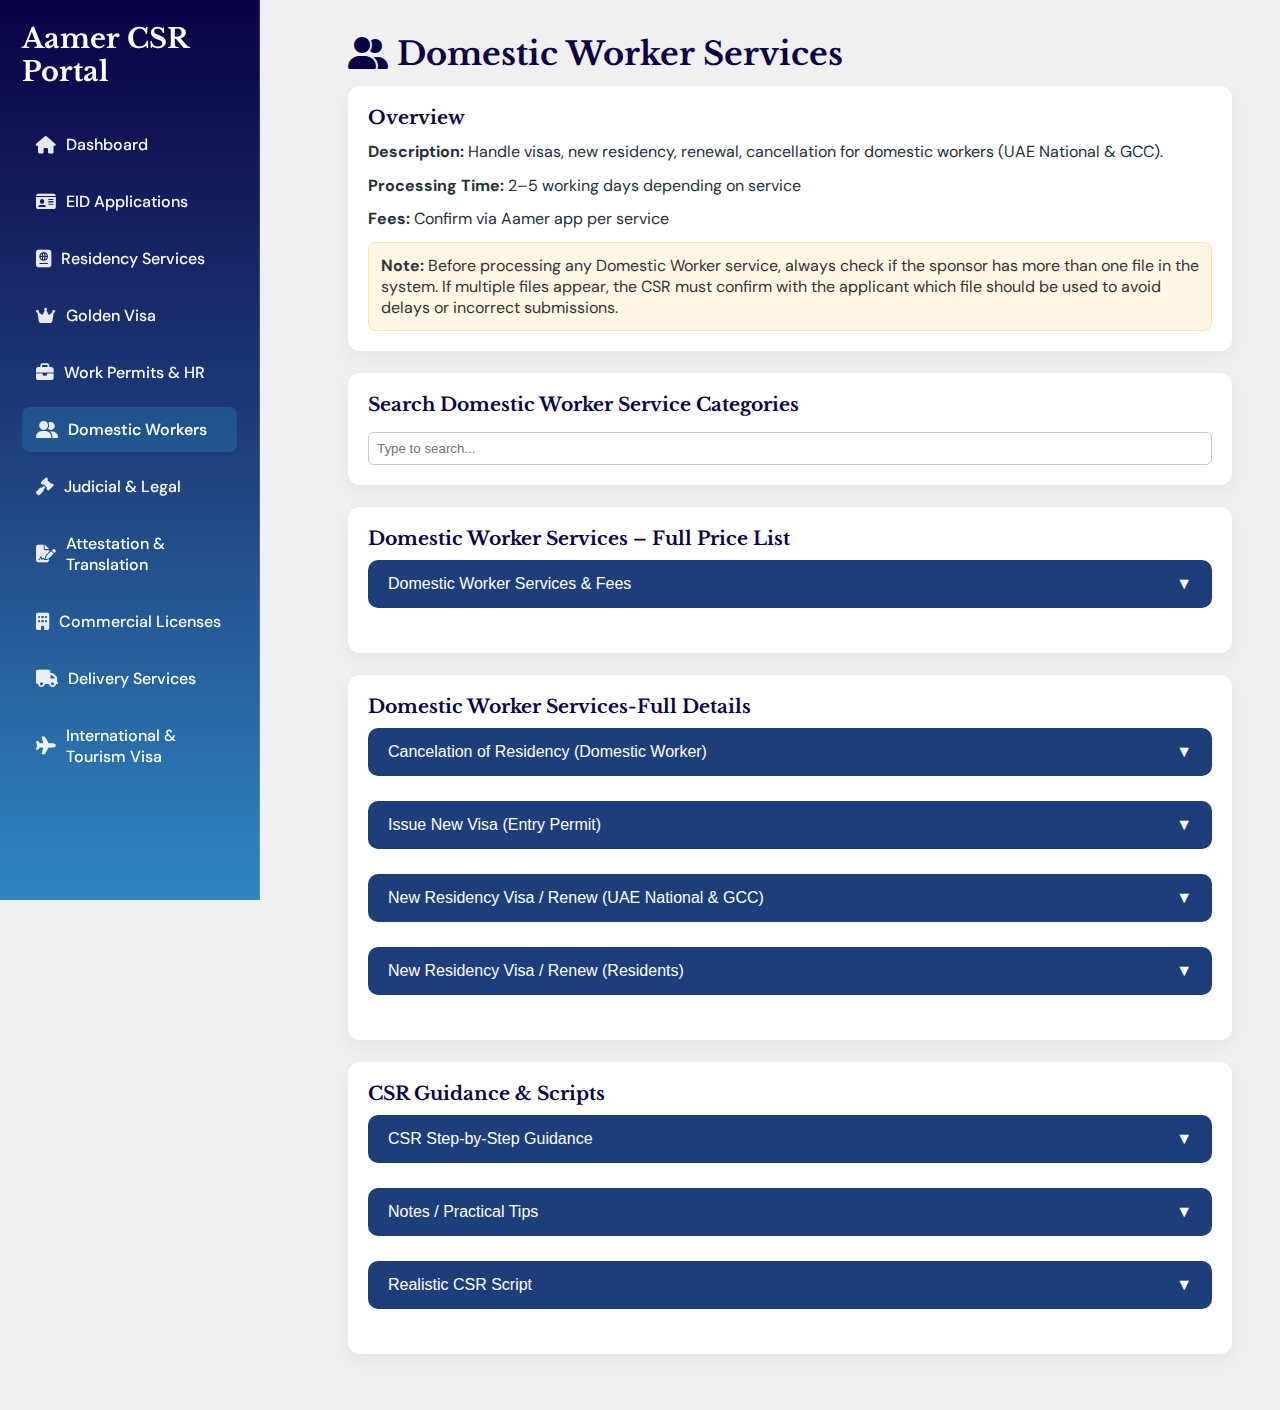
<file: Aamer Training/domestic.html>
<!DOCTYPE html>
<html lang="en">
<head>
<meta charset="UTF-8">
<meta name="viewport" content="width=device-width, initial-scale=1.0">
<title>Domestic Worker Services - Aamer CSR Portal</title>
<link href="https://fonts.googleapis.com/css2?family=DM+Sans:wght@400;500&family=Libre+Baskerville:wght@400;700&display=swap" rel="stylesheet">
<link rel="stylesheet" href="https://cdnjs.cloudflare.com/ajax/libs/font-awesome/6.4.0/css/all.min.css"/>
<style>
/* --- Reset & Basic --- */
* { box-sizing: border-box; margin: 0; padding: 0; }
body { font-family:'DM Sans',sans-serif;   background-color: #f0f0f0; color:#333; display:flex; min-height:100vh; }

/* --- Sidebar --- */
.sidebar {
  width: 260px;
  background: linear-gradient(180deg,#0a0146 0%,#1f3f7c 50%,#2e86c1 100%);
  color:#fff; flex-shrink:0; display:flex; flex-direction:column;
  padding:22px; position:fixed; height:100%; overflow-y:auto;
  border-right:1px solid rgba(255,255,255,0.15);
}
.sidebar h2 { font-family:'Libre Baskerville',serif; font-size:1.7rem; margin-bottom:28px; color:#fff; }
.sidebar a { color:#fff; text-decoration:none; margin:6px 0; display:flex; align-items:center;
  padding:12px 14px; border-radius:8px; transition:0.25s; font-size:1rem; font-weight:500; }
.sidebar a i { margin-right:10px; font-size:1.1rem; opacity:0.9; }
.sidebar a:hover { background:rgba(41, 128, 185, 0.2); } /* soft dark blue hover */
.sidebar a.active { background:rgba(41, 128, 185, 0.35); font-weight:550; }

/* --- Content --- */
.content {margin-left:300px; flex:1; padding:34px 48px; overflow-y:auto;}
h1,h2,h3 { font-family:'Libre Baskerville',serif; color:#0a0146; margin-bottom:12px; }
p,li { font-size:1rem; line-height:1.6; color:#24303a; margin-bottom:8px; }

/* --- Card --- */
.card { background:#fff; border-radius:12px; padding:20px; margin-bottom:22px; box-shadow:0 6px 18px rgba(10,6,70,0.05); }
.card h3 { margin-bottom:10px; }

/* --- Collapsible Sections --- */
.collapsible {
  background:#1e3e7b; color:#fff; cursor:pointer; padding:15px 20px; width:100%; 
  border:none; border-radius:10px; text-align:left; font-size:1rem; margin-bottom:10px; 
  display:flex; justify-content:space-between; align-items:center; transition:background-color 0.3s ease; font-weight:500;
}
.collapsible:hover { background:#2E86C1; }
.collapsible:after { content:'\25BC'; font-size:1rem; transition:transform 0.35s ease; }
.collapsible.active:after { transform:rotate(180deg); }

.content-collapsible {
  max-height:0; overflow:hidden; transition:max-height 0.45s ease, padding 0.35s ease; 
  padding:0 20px; background:#FDFEFE; border-left:4px solid #1e3e7b;
  border-radius:6px; margin-bottom:15px; display:block; color:#333;
}
.content-inner{padding:14px 0}
.service-title{font-weight:700;color:#0a0146;margin-bottom:6px}

/* --- Notes --- */
.note{background:#fff7e6;border:1px solid #fde3a8;padding:12px;border-radius:8px;margin-top:10px}

/* Responsive */
@media(max-width:768px){
  body{flex-direction:column;}
  .sidebar{width:100%; flex-direction:row; overflow-x:auto; height:auto; padding:10px;}
  .sidebar a{margin:0 12px; white-space:nowrap;}
  .content{margin-left:0; padding:22px;}
}
/* Table general styling */
table {
  width: 100%;
  border-collapse: collapse;
  margin-top: 10px;
  font-size: 0.95rem;
}

/* Header styling */
thead th {
  font-weight: 550;
  text-align: left; /* keep description left-aligned */
  padding: 10px 8px;
}

/* Right-align number columns */
tbody td:nth-child(1),
tbody td:nth-child(3),
tbody td:nth-child(4),
tbody td:nth-child(5) {
  text-align: right;
  padding: 8px;
}

/* Optional: add subtle stripes for readability */
tbody tr:nth-child(even) {
  background: #f9f9f9;
}

/* Optional: hover highlight */
tbody tr:hover {
  background: #a8d1ff;
}


</style>
</head>
<body>
<div class="sidebar">
  <h2>Aamer CSR Portal</h2>
  <a href="index.html"><i class="fas fa-home"></i>Dashboard</a>
  <a href="eid.html"><i class="fas fa-id-card"></i>EID Applications</a>
  <a href="residency.html"><i class="fas fa-passport"></i>Residency Services</a>
  <a href="goldenvisa.html"><i class="fas fa-crown"></i>Golden Visa</a>
  <a href="workpermits.html"><i class="fas fa-briefcase"></i>Work Permits & HR</a>
  <a href="domestic.html" class="active"><i class="fas fa-user-friends"></i>Domestic Workers</a>
  <a href="judicial.html"><i class="fas fa-gavel"></i>Judicial & Legal</a>
  <a href="attestations.html"><i class="fas fa-file-signature"></i>Attestation & Translation</a>
  <a href="commercial.html"><i class="fas fa-building"></i>Commercial Licenses</a>
  <a href="delivery.html"><i class="fas fa-truck"></i>Delivery Services</a>
  <a href="visa.html"><i class="fas fa-plane"></i>International & Tourism Visa</a>
  
</div>

<div class="content">
  <h1> <i class="fas fa-user-friends"></i> Domestic Worker Services</h1>
  <div class="card">
     <h3>Overview</h3>
  <p><strong>Description:</strong> Handle visas, new residency, renewal, cancellation for domestic workers (UAE National & GCC).</p>
  <p><strong>Processing Time:</strong> 2–5 working days depending on service</p>
  <p><strong>Fees:</strong> Confirm via Aamer app per service</p>
  <div class="note">
  <strong>Note:</strong> Before processing any Domestic Worker service, always check if the sponsor has more than one file in the system. If multiple files appear, the CSR must confirm with the applicant which file should be used to avoid delays or incorrect submissions.
</div>

</div>
<!-- Search Bar under Overview -->
<div class="card">
  <h3>Search Domestic Worker Service Categories</h3>
  <input type="text" id="category-search" placeholder="Type to search..." style="width:100%;padding:8px;border-radius:6px;border:1px solid #ccc;margin-top:6px;">
</div>
<!-- Domestic Worker Services Price List -->
<div class="card">
  <h3>Domestic Worker Services – Full Price List</h3>

  <button class="collapsible">Domestic Worker Services & Fees</button>
  <div class="content-collapsible">

    <table style="width:100%; border-collapse: collapse; margin-top:10px;">
      <thead style="background:#1e3e7b; color:#fff;">
        <tr>
          <th style="font-weight:550;">#</th>
          <th style="font-weight:550;">Service Description</th>
          <th style="font-weight:550;">Government Fees (AED)</th>
          <th style="font-weight:550;">Typing / VAT Fees (AED)</th>
          <th style="font-weight:550;">Total (AED)</th>
        </tr>
      </thead>

      <tbody>

        <!-- Cancellation of Residency -->
        <tr>
          <td>1</td>
          <td>Cancellation of Residency (Domestic Worker)</td>
          <td>0.00</td>
          <td>153.36</td>
          <td>153.36</td>
        </tr>

        <!-- New Entry Permit / Visa Issue -->
        <tr>
          <td>2</td>
          <td>Entry Permit – New Visa Issue (Domestic Worker)</td>
          <td>216.53</td>
          <td>315.00</td>
          <td>531.53</td>
        </tr>

        <!-- UAE Nationals & GCC – New Residency -->
        <tr>
          <td>3</td>
          <td>New Residency Visa – UAE Nationals & GCC</td>
          <td>673.45</td>
          <td>319.92</td>
          <td>993.37</td>
        </tr>

        <!-- UAE Nationals & GCC – Residency Renewal -->
        <tr>
          <td>4</td>
          <td>Residency Renewal – UAE Nationals & GCC</td>
          <td>673.45</td>
          <td>655.92</td>
          <td>1,329.37</td>
        </tr>

        <!-- Expat Residents – New / Renew Residency -->
        <tr>
          <td>5</td>
          <td>New or Renew Residency Visa – Residents (Domestic Worker)</td>
          <td>9,544.36</td>
          <td>609.00</td>
          <td>10,153.36</td>
        </tr>

      </tbody>
    </table>

  </div>
</div>


  <div class="card">
 <h3>Domestic Worker Services-Full Details</h3>
    <!-- Cancelation of Residency -->
    <button class="collapsible">Cancelation of Residency (Domestic Worker)</button>
    <div class="content-collapsible">
      <div class="content-inner">
        <div class="service-title">Service Card</div>
        <ul>
          <li>Cancelation of residency for a domestic worker</li>
          <li>If the application is returned due to outstanding fees, Aamer will send an application form to be completed and returned</li>
        </ul>
        <div class="service-title">Service Duration</div>
        <p>1 working day after receiving the documents</p>
        <div class="service-title">Service Fees</div>
        <p>153.36 AED (incl. 5% VAT)</p>
      </div>
    </div>

    <!-- Issue New Visa -->
    <button class="collapsible">Issue New Visa (Entry Permit)</button>
    <div class="content-collapsible">
      <div class="content-inner">
        <div class="service-title">Service Card</div>
        <ul>
          <li>Issuing an entry permit for the domestic worker</li>
          <li>Service includes Dubai Insurance</li>
          <li>Visa process based on sponsor’s file; if multiple files exist, Aamer will contact the applicant</li>
        </ul>
        <div class="service-title">Service Duration</div>
        <p>1 working day after receiving the documents</p>
        <div class="service-title">Service Fees</div>
        <p>531.53 AED (incl. 5% VAT)</p>
      </div>
    </div>

    <!-- New Residency Visa / Renew (UAE National & GCC) -->
    <button class="collapsible">New Residency Visa / Renew (UAE National & GCC)</button>
    <div class="content-collapsible">
      <div class="content-inner">
        <div class="service-title">Service Card</div>
        <ul>
          <li>Issue new residency and Emirates ID or renew for the domestic worker</li>
          <li>Service includes work contract, Emirates ID, and residence visa</li>
          <li>Work contract emailed to applicant to sign via Aamer app</li>
        </ul>
        <div class="service-title">Service Duration</div>
        <p>1–2 working days after receiving the documents</p>
        <div class="service-title">Visa Validity</div>
        <p>2 Years</p>
        <div class="service-title">Service Fees</div>
        <ul>
          <li>New: 993.37 AED (incl. 5% VAT)</li>
          <li>Renewal: 1,329.37 AED (incl. 5% VAT)</li>
        </ul>
      </div>
    </div>

    <!-- New Residency Visa / Renew (Residents) -->
    <button class="collapsible">New Residency Visa / Renew (Residents)</button>
    <div class="content-collapsible">
      <div class="content-inner">
        <div class="service-title">Service Card</div>
        <ul>
          <li>Issue new residency and Emirates ID or renew for the domestic worker</li>
          <li>Service includes work contract, Emirates ID, and residence visa</li>
          <li>Work contract emailed to applicant to sign via Aamer app</li>
        </ul>
        <div class="service-title">Service Duration</div>
        <p>1–2 working days after receiving the documents</p>
        <div class="service-title">Visa Validity</div>
        <p>If sponsor holds Golden Visa: 2 Years<br>If sponsor holds normal visa: 1 Year</p>
        <div class="service-title">Service Fees</div>
        <p>10,613.50 AED (incl. 5% VAT)</p>
      </div>
    </div>
  </div>
<!-- CSR Guidance / Practical Tips / Script section -->
<div class="card">
  <h3>CSR Guidance & Scripts</h3>
  <button class="collapsible">CSR Step-by-Step Guidance</button>
  <div class="content-collapsible">
    <div class="content-inner">
      <ol>
        <li>Verify the applicant’s profile in the Aamer system.</li>
        <li>Confirm the type of service: Cancellation, New Visa (Entry Permit), or Residency Renewal.</li>
        <li>Check sponsor’s documents, visa status, and Emirates ID validity.</li>
        <li>Provide guidance to submit forms via Aamer app, if required.</li>
        <li>Confirm service fees and inform applicant about processing time.</li>
        <li>Follow up on service status and update applicant accordingly.</li>
        <li>Handle any special cases for Golden Visa sponsors or multiple files.</li>
      </ol>
    </div>
  </div>

  <button class="collapsible">Notes / Practical Tips</button>
  <div class="content-collapsible">
    <div class="content-inner">
      <ul>
        <li>Always verify the current visa validity before processing a new entry permit or renewal.</li>
        <li>Ensure sponsor’s documents are complete and up to date to avoid delays.</li>
        <li>For cancellations, check for outstanding fees and guide the applicant to complete forms if needed.</li>
        <li>Clearly communicate the service fees and expected processing time.</li>
        <li>For renewals, ensure Emirates ID and residency details are correct to prevent errors.</li>
        <li>For residents under a Golden Visa, highlight the difference in validity duration.</li>
      </ul>
    </div>
  </div>

  <button class="collapsible">Realistic CSR Script</button>
  <div class="content-collapsible">
    <div class="content-inner">
      <pre>
“Hello [Applicant Name], thank you for contacting Aamer regarding domestic worker services.
May I confirm which service you require today: Cancellation, New Visa (Entry Permit), or Residency Renewal?

Please make sure that all required documents from the sponsor are complete. 
If you are submitting a new residency or renewal, the work contract will be sent via the Aamer app for your review and signature.

The processing time is typically 1–2 working days for most services. 
The service fees depend on the type of service and will be confirmed through the Aamer app.

Do you have all the necessary documents ready, or would you like me to guide you through the submission process?”
      </pre>
    </div>
  </div>
</div>

</div>


<script>
  document.addEventListener('DOMContentLoaded', () => {
    const collapsibles = document.querySelectorAll('.collapsible');
    collapsibles.forEach(btn => {
      btn.addEventListener('click', function() {
        this.classList.toggle('active');
        const content = this.nextElementSibling;
        if (content.style.maxHeight) {
          content.style.maxHeight = null;
        } else {
          // close all other panels
          document.querySelectorAll('.content-collapsible').forEach(c => {
            if(c !== content) c.style.maxHeight = null;
          });
          content.style.maxHeight = content.scrollHeight + 'px';
          setTimeout(() => content.scrollIntoView({behavior:'smooth', block:'center'}), 220);
        }
      });
    });

    window.addEventListener('resize', () => {
      document.querySelectorAll('.content-collapsible').forEach(panel => {
        if(panel.style.maxHeight) panel.style.maxHeight = panel.scrollHeight + 'px';
      });
    });
  });
  const searchInput = document.getElementById('category-search');
  const collapsibles = document.querySelectorAll('.collapsible');

  searchInput.addEventListener('input', function() {
    const filter = searchInput.value.toLowerCase();
    collapsibles.forEach(btn => {
      const text = btn.textContent.toLowerCase();
      if (text.includes(filter)) {
        btn.style.display = '';
        btn.nextElementSibling.style.display = ''; // show content container too
      } else {
        btn.style.display = 'none';
        btn.nextElementSibling.style.display = 'none';
      }
    });
  });

</script> 
</body>
</html>
</file>
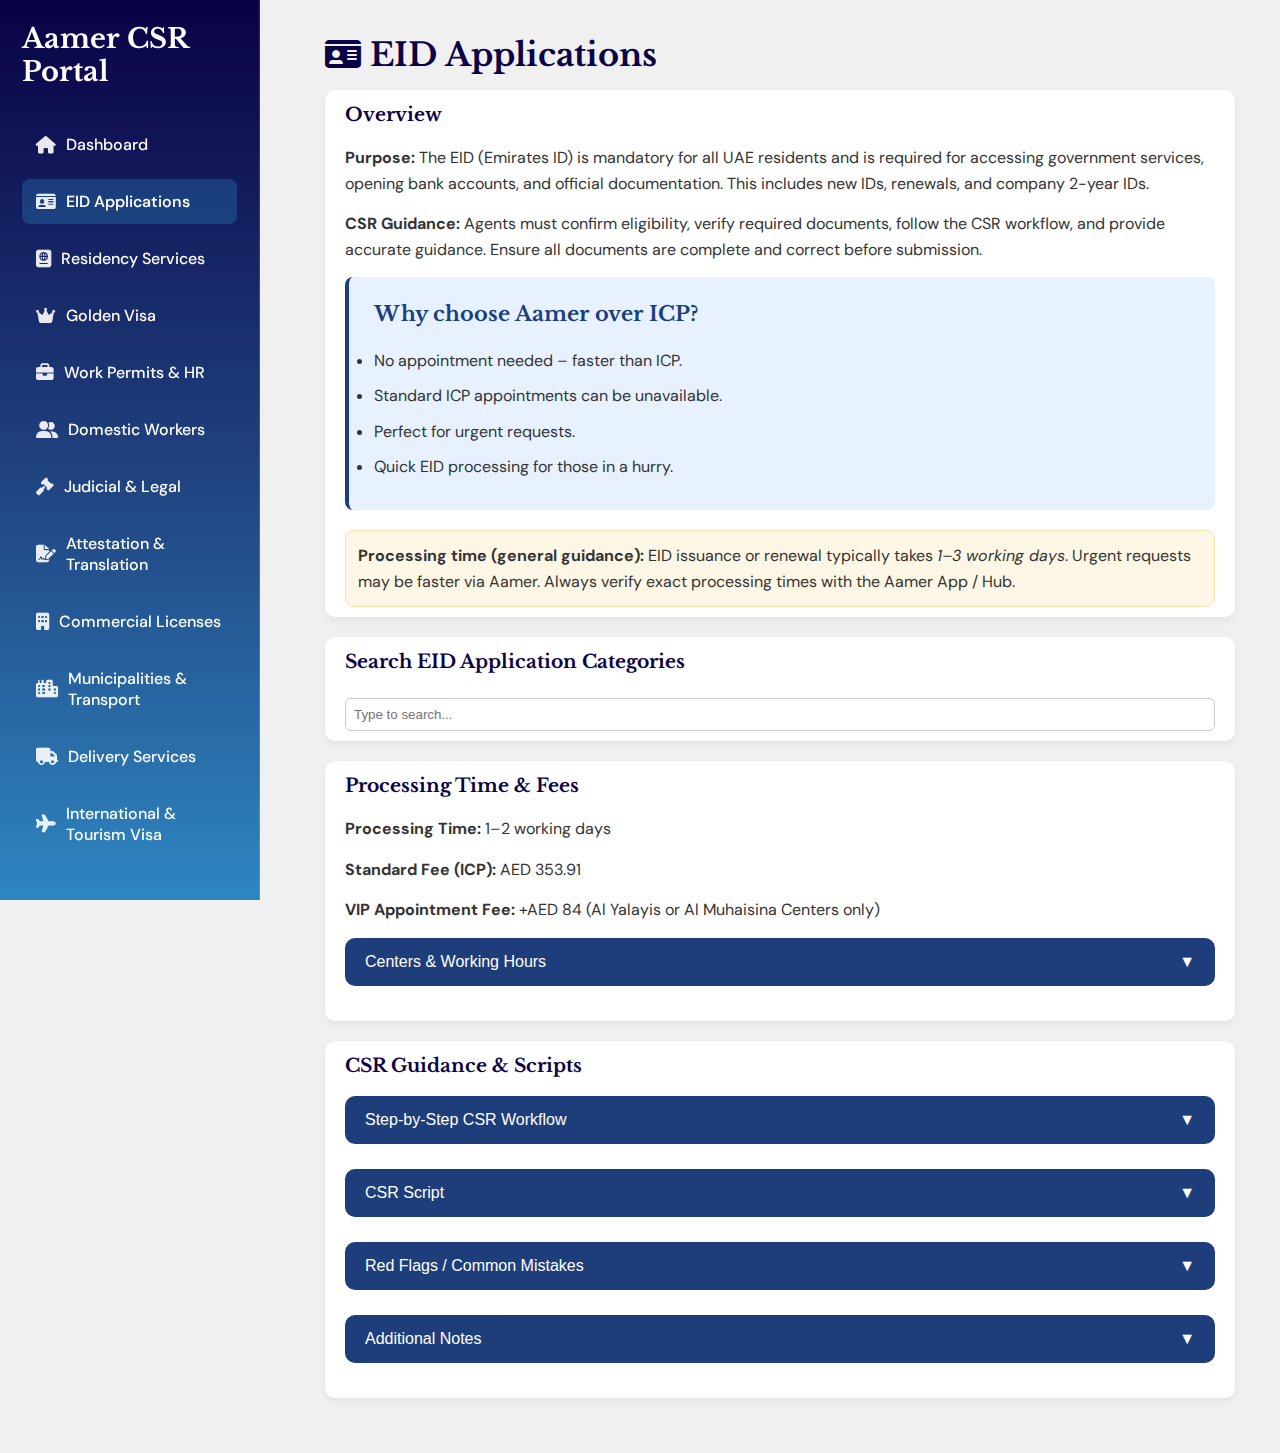
<file: Aamer Training/eid.html>
<!DOCTYPE html>
<html lang="en">
<head>
<meta charset="UTF-8">
<meta name="viewport" content="width=device-width, initial-scale=1.0">
<title>EID Applications - Aamer CSR Portal</title>
<link href="https://fonts.googleapis.com/css2?family=DM+Sans:wght@400;500&family=Libre+Baskerville:wght@400;700&display=swap" rel="stylesheet">
<link rel="stylesheet" href="https://cdnjs.cloudflare.com/ajax/libs/font-awesome/6.4.0/css/all.min.css"/>

<style>
/* --- Reset & Basic --- */
* { box-sizing: border-box; margin: 0; padding: 0; }
body { font-family:'DM Sans',sans-serif;   background-color: #f0f0f0; color:#333; display:flex; min-height:100vh; }

/* --- Sidebar --- */
.sidebar {
  width: 260px;
  background: linear-gradient(180deg,#0a0146 0%,#1f3f7c 50%,#2e86c1 100%);
  color:#fff; flex-shrink:0; display:flex; flex-direction:column;
  padding:22px; position:fixed; height:100%; overflow-y:auto;
  border-right:1px solid rgba(255,255,255,0.15);
}
.sidebar h2 { font-family:'Libre Baskerville',serif; font-size:1.7rem; margin-bottom:28px; color:#fff; }
.sidebar a { color:#fff; text-decoration:none; margin:6px 0; display:flex; align-items:center;
  padding:12px 14px; border-radius:8px; transition:0.25s; font-size:1rem; font-weight:500; }
.sidebar a i { margin-right:10px; font-size:1.1rem; opacity:0.9; }
.sidebar a:hover { background:rgba(41, 128, 185, 0.2); } /* soft dark blue hover */
.sidebar a.active { background:rgba(41, 128, 185, 0.35); font-weight:550; }

/* Content */
.content { margin-left:280px; flex-grow:1; padding:35px 45px; overflow-y:auto; }
h1,h2,h3 { font-family:'Libre Baskerville',serif; margin-bottom:15px; color:#0a0146; }
p { margin-bottom:15px; line-height:1.6; font-size:1rem; }

/* Cards */
.card { 
  background:#fff; border-radius:10px; padding:10px 20px; margin-bottom:20px;
  box-shadow:0 4px 8px rgba(0,0,0,0.05); transition:all 0.3s ease;
  font-size:1rem; line-height:1.6; /* make card text consistent */
}

/* --- Collapsible Sections (Residency style) --- */
.collapsible {
  background:#1e3e7b; 
  color:#fff; 
  cursor:pointer; 
  padding:15px 20px;
  width:100%; 
  border:none; 
  border-radius:10px; 
  text-align:left;
  font-size:1rem; 
  margin-bottom:10px; 
  display:flex; 
  justify-content:space-between; 
  align-items:center;
  transition:background-color 0.3s ease; 
  font-weight:500;
}
.collapsible:hover { background:#2E86C1; }
.collapsible:after { content:'\25BC'; font-size:1rem; transition:transform 0.35s ease; }
.collapsible.active:after { transform:rotate(180deg); }

.content-collapsible {
  max-height:0; 
  overflow:hidden; 
  transition:max-height 0.45s ease, padding 0.35s ease; 
  padding:0 20px; 
  background:#FDFEFE; 
  border-left:4px solid #1e3e7b; /* dark blue accent */
  border-radius:6px; 
  margin-bottom:15px; 
  display:block;
  color:#333;
}

/* Center links */
.center-link { text-decoration:none; color:#1a3f7c; font-weight:bold; }
.center-link:hover { text-decoration:underline; }

/* AMR benefits card */
.amr-benefits {
  background-color: #e7f1ff;
  border-left: 4px solid #1a3f7c;
  padding: 20px 25px;
  border-radius: 8px;
  margin-bottom: 20px;
  font-size: 1rem;
  line-height: 1.7;
}

.amr-benefits h3 {
  margin-top: 0;
  color: #1a3f7c;
  font-family: 'Libre Baskerville', serif;
  font-size: 1.3rem;
}

.amr-benefits ul li { margin-bottom: 10px; line-height: 1.6; }

/* Responsive */
@media(max-width:768px){
  body{flex-direction:column;}
  .sidebar{width:100%; flex-direction:row; overflow-x:auto; height:auto; padding:10px;}
  .sidebar a{margin:0 12px; white-space:nowrap;}
  .content{margin-left:0; padding:22px;}
}
/* --- Notes box --- */
.note{background:#fff7e6;border:1px solid #fde3a8;padding:12px;border-radius:8px;margin-top:10px}

</style>
</head>

<body>
<div class="sidebar">
  <h2>Aamer CSR Portal</h2>
  <a href="index.html"><i class="fas fa-home"></i>Dashboard</a>
  <a href="eid.html" class="active"><i class="fas fa-id-card"></i>EID Applications</a>
  <a href="residency.html"><i class="fas fa-passport"></i>Residency Services</a>
  <a href="goldenvisa.html"><i class="fas fa-crown"></i>Golden Visa</a>
  <a href="workpermits.html"><i class="fas fa-briefcase"></i>Work Permits & HR</a>
  <a href="domestic.html"><i class="fas fa-user-friends"></i>Domestic Workers</a>
  <a href="judicial.html"><i class="fas fa-gavel"></i>Judicial & Legal</a>
  <a href="attestations.html"><i class="fas fa-file-signature"></i>Attestation & Translation</a>
  <a href="commercial.html"><i class="fas fa-building"></i>Commercial Licenses</a>
    <a href="municipalities.html"><i class="fas fa-city"></i>Municipalities & Transport</a>
  <a href="delivery.html"><i class="fas fa-truck"></i>Delivery Services</a>
  <a href="visa.html"><i class="fas fa-plane"></i>International & Tourism Visa</a>
  
</div>

<div class="content">
  <h1> <i class="fas fa-id-card"></i> EID Applications</h1>
 <div class="card">
  <h3>Overview</h3>
  <p><strong>Purpose:</strong> The EID (Emirates ID) is mandatory for all UAE residents and is required for accessing government services, opening bank accounts, and official documentation. This includes new IDs, renewals, and company 2-year IDs.</p>
  
  <p><strong>CSR Guidance:</strong> Agents must confirm eligibility, verify required documents, follow the CSR workflow, and provide accurate guidance. Ensure all documents are complete and correct before submission.</p>

  <div class="amr-benefits">
    <h3>Why choose Aamer over ICP?</h3>
    <ul>
      <li>No appointment needed – faster than ICP.</li>
      <li>Standard ICP appointments can be unavailable.</li>   
      <li>Perfect for urgent requests.</li>
      <li>Quick EID processing for those in a hurry.</li>
    </ul>
  </div>
  
  <div class="note">
    <strong>Processing time (general guidance):</strong> EID issuance or renewal typically takes <em>1–3 working days</em>. Urgent requests may be faster via Aamer. Always verify exact processing times with the Aamer App / Hub.
  </div>
</div>
<!-- Search Bar under Overview -->
<div class="card">
  <h3>Search EID Application Categories</h3>
  <input type="text" id="category-search" placeholder="Type to search..." style="width:100%;padding:8px;border-radius:6px;border:1px solid #ccc;margin-top:6px;">
</div>
  <div class="card" style="padding: 10px 20px;">
  <h3>Processing Time & Fees</h3>
  <p><strong> Processing Time:</strong> 1–2 working days</p>
  <p><strong>Standard Fee (ICP):</strong> AED 353.91</p>
  <p><strong>VIP Appointment Fee:</strong> +AED 84 (Al Yalayis or Al Muhaisina Centers only)</p>
  <button class="collapsible">Centers & Working Hours</button>
  <div class="content-collapsible card">
    <ul>
      <li><strong>Al Yalayis Government Transactions Center</strong><br>
        📍 DIP 2 – Dubai Investment Park 2 – Dubai<br>
        🕒 8:00 AM – 6:00 PM<br>
        <a class="center-link" href="https://share.google/aXq0IhIZJu9MNoyux" target="_blank">View on Map</a>
      </li>
      <li><strong>Al Muhaisina Government Transactions Center</strong><br>
        📍 5 29A St – Muhaisnah – Dubai<br>
        🕒 8:30 AM – 1:00 PM<br>
        <a class="center-link" href="https://maps.app.goo.gl/XhdAoyRuwAV3BAx98?g_st=ipc" target="_blank">View on Map</a>
      </li>
    </ul>
  </div>
</div>
<div class="card">
   <h3>CSR Guidance & Scripts</h3>
  <button class="collapsible"style="margin-top:15px;">Step-by-Step CSR Workflow</button>
  <div class="content-collapsible card">
    <ol>
      <li>Greet customer and identify issue.</li>
      <li>Check if payment is completed.</li>
      <li>Search application in hub or ICP if not found.</li>
      <li>Explain VIP option if applicable.</li>
      <li>Log interactions in Aamer Hub.</li>
      <li>Inform customer about 3–5 days SMS notification.</li>
    </ol>
  </div>

  <button class="collapsible">CSR Script</button>
  <div class="content-collapsible card">
    <pre>
“Thank you for calling Aamer, this is [Your Name]. How may I assist you today?
Check payment status, verify application in hub or ICP, explain VIP fees, and advise receipt retention.”
    </pre>
  </div>


  <button class="collapsible">Red Flags / Common Mistakes</button>
  <div class="content-collapsible card">
    <ul>
      <li>Do not promise delivery beyond ICP SMS.</li>
      <li>Clarify VIP fee is separate.</li>
      <li>Verify payment before guidance.</li>
      <li>Escalate unresolved issues to managers.</li>
    </ul>
  </div>

  <button class="collapsible">Additional Notes</button>
  <div class="content-collapsible card">
    <ul>
      <li>Encourage receipt retention.</li>
      <li>Update Aamer Hub with all call details.</li>
      <li>Guide customers clearly step by step.</li>
      <li>Make sure the centers working houres are up to date.</li>
    </ul>
  </div>
</div>
</div>
<script>
  document.addEventListener('DOMContentLoaded', () => {
    const collapsibles = document.querySelectorAll('.collapsible');
    collapsibles.forEach(btn => {
      btn.addEventListener('click', function() {
        this.classList.toggle('active');
        const content = this.nextElementSibling;
        if (content.style.maxHeight) {
          content.style.maxHeight = null;
        } else {
          // close all other panels
          document.querySelectorAll('.content-collapsible').forEach(c => {
            if(c !== content) c.style.maxHeight = null;
          });
          content.style.maxHeight = content.scrollHeight + 'px';
          setTimeout(() => content.scrollIntoView({behavior:'smooth', block:'center'}), 220);
        }
      });
    });

    window.addEventListener('resize', () => {
      document.querySelectorAll('.content-collapsible').forEach(panel => {
        if(panel.style.maxHeight) panel.style.maxHeight = panel.scrollHeight + 'px';
      });
    });
  });
  const searchInput = document.getElementById('category-search');
  const collapsibles = document.querySelectorAll('.collapsible');

  searchInput.addEventListener('input', function() {
    const filter = searchInput.value.toLowerCase();
    collapsibles.forEach(btn => {
      const text = btn.textContent.toLowerCase();
      if (text.includes(filter)) {
        btn.style.display = '';
        btn.nextElementSibling.style.display = ''; // show content container too
      } else {
        btn.style.display = 'none';
        btn.nextElementSibling.style.display = 'none';
      }
    });
  });

</script>
</body>
</html>
</file>
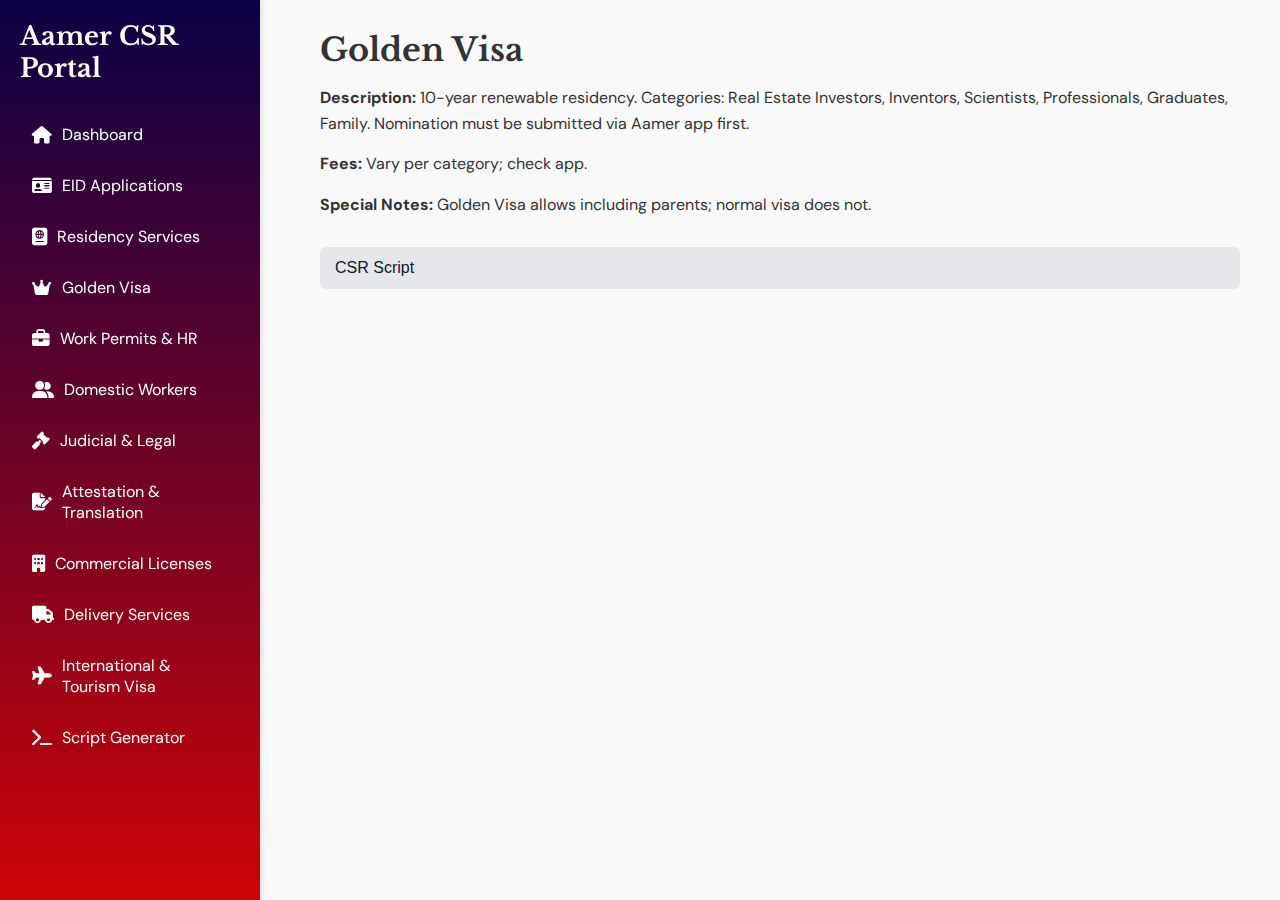
<file: aamer training/goldenvisa.html>
<!DOCTYPE html>
<html lang="en">
<head>
<meta charset="UTF-8">
<meta name="viewport" content="width=device-width, initial-scale=1.0">
<title>Golden Visa - Aamer CSR Portal</title>
<link href="https://fonts.googleapis.com/css2?family=DM+Sans:wght@400;500&family=Libre+Baskerville:wght@400;700&display=swap" rel="stylesheet">
<link rel="stylesheet" href="style.css">
<link rel="stylesheet" href="https://cdnjs.cloudflare.com/ajax/libs/font-awesome/6.4.0/css/all.min.css"/>
</head>
<body>
<div class="sidebar">
  <h2>Aamer CSR Portal</h2>
  <a href="index.html"><i class="fas fa-home"></i>Dashboard</a>
  <a href="eid.html"><i class="fas fa-id-card"></i>EID Applications</a>
  <a href="residency.html"><i class="fas fa-passport"></i>Residency Services</a>
  <a href="goldenvisa.html"><i class="fas fa-crown"></i>Golden Visa</a>
  <a href="workpermits.html"><i class="fas fa-briefcase"></i>Work Permits & HR</a>
  <a href="domestic.html"><i class="fas fa-user-friends"></i>Domestic Workers</a>
  <a href="judicial.html"><i class="fas fa-gavel"></i>Judicial & Legal</a>
  <a href="attestations.html"><i class="fas fa-file-signature"></i>Attestation & Translation</a>
  <a href="commercial.html"><i class="fas fa-building"></i>Commercial Licenses</a>
  <a href="delivery.html"><i class="fas fa-truck"></i>Delivery Services</a>
  <a href="visa.html"><i class="fas fa-plane"></i>International & Tourism Visa</a>
  <a href="scriptgen.html"><i class="fas fa-terminal"></i>Script Generator</a>
</div>
<div class="content">
  <h1>Golden Visa</h1>
  <p><strong>Description:</strong> 10-year renewable residency. Categories: Real Estate Investors, Inventors, Scientists, Professionals, Graduates, Family. Nomination must be submitted via Aamer app first.</p>
  <p><strong>Fees:</strong> Vary per category; check app.</p>
  <p><strong>Special Notes:</strong> Golden Visa allows including parents; normal visa does not.</p>
  <button class="collapsible">CSR Script</button>
  <div class="content-collapsible">
    <pre>“To apply for the Golden Visa, please submit the nomination through the Aamer app first. After approval, you may proceed with the Golden Visa application.”</pre>
  </div>
</div>
<script src="script.js"></script>
</body>
</html>
</file>
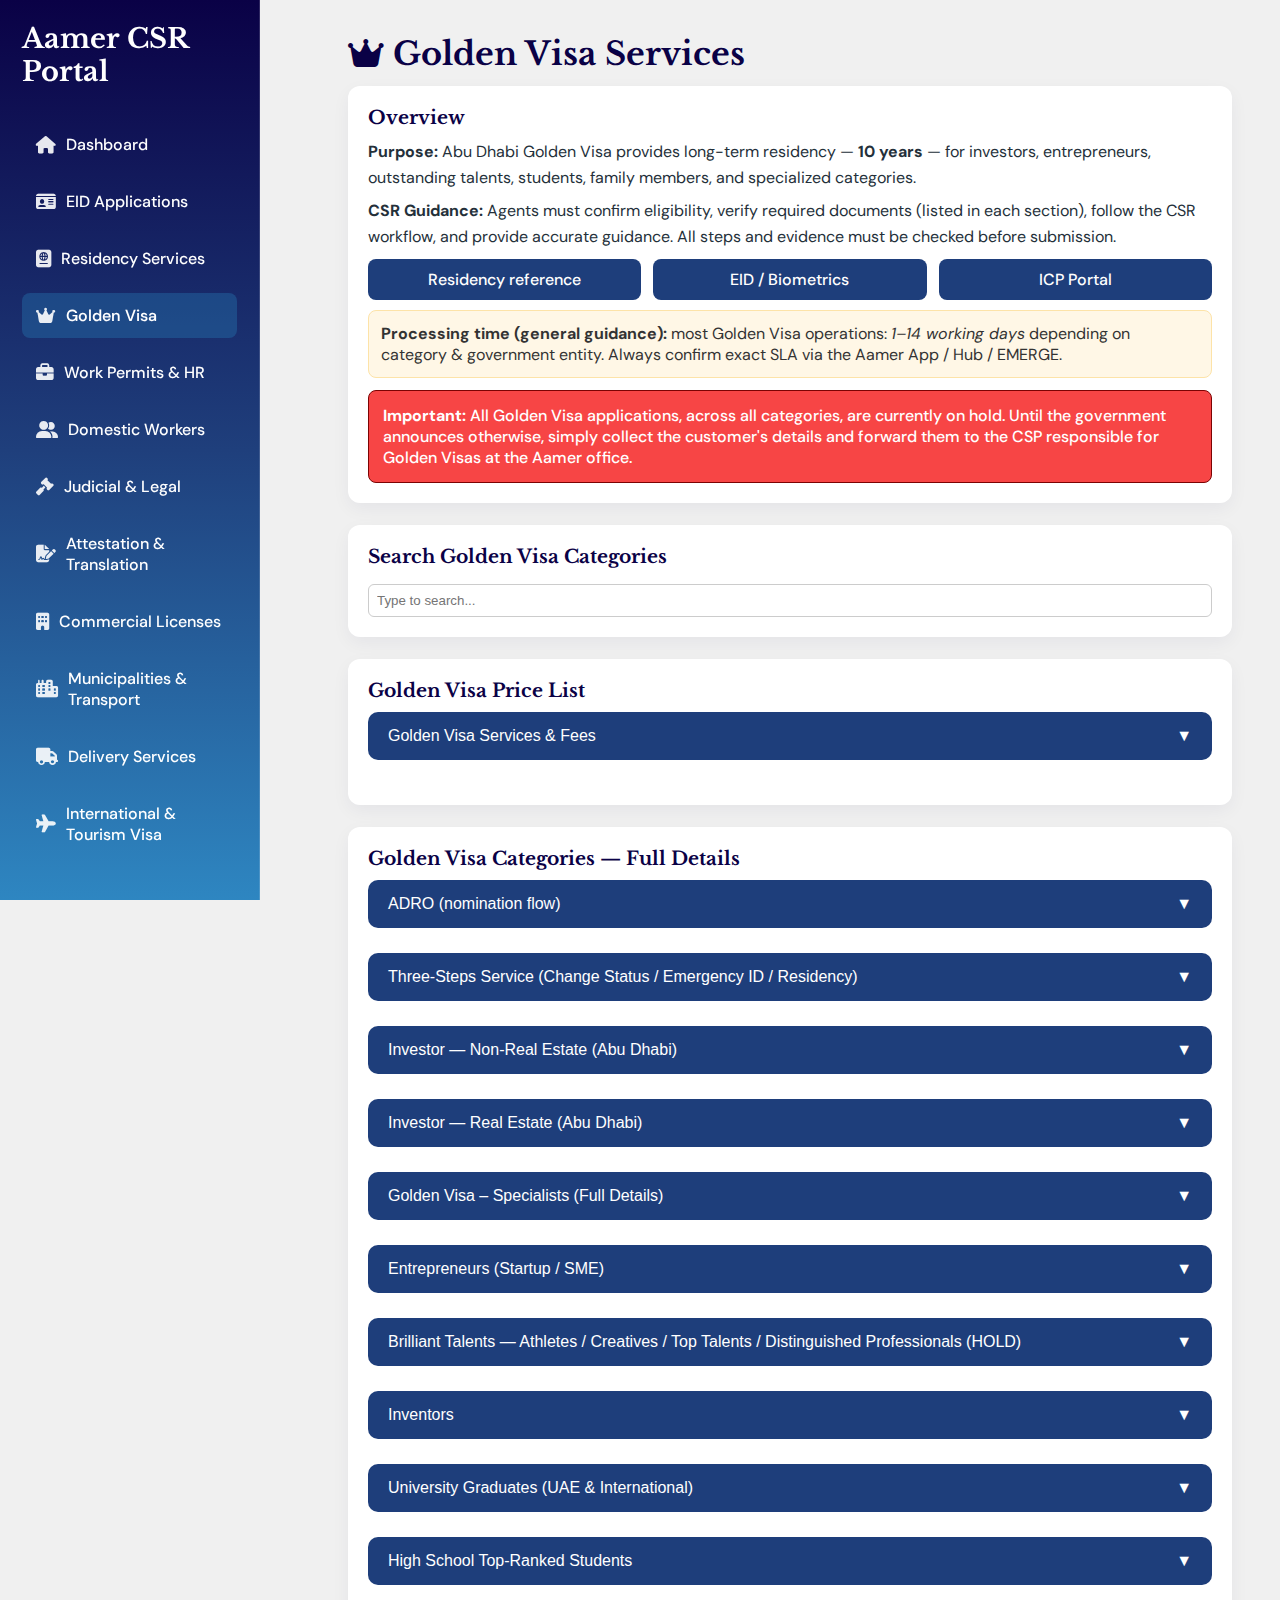
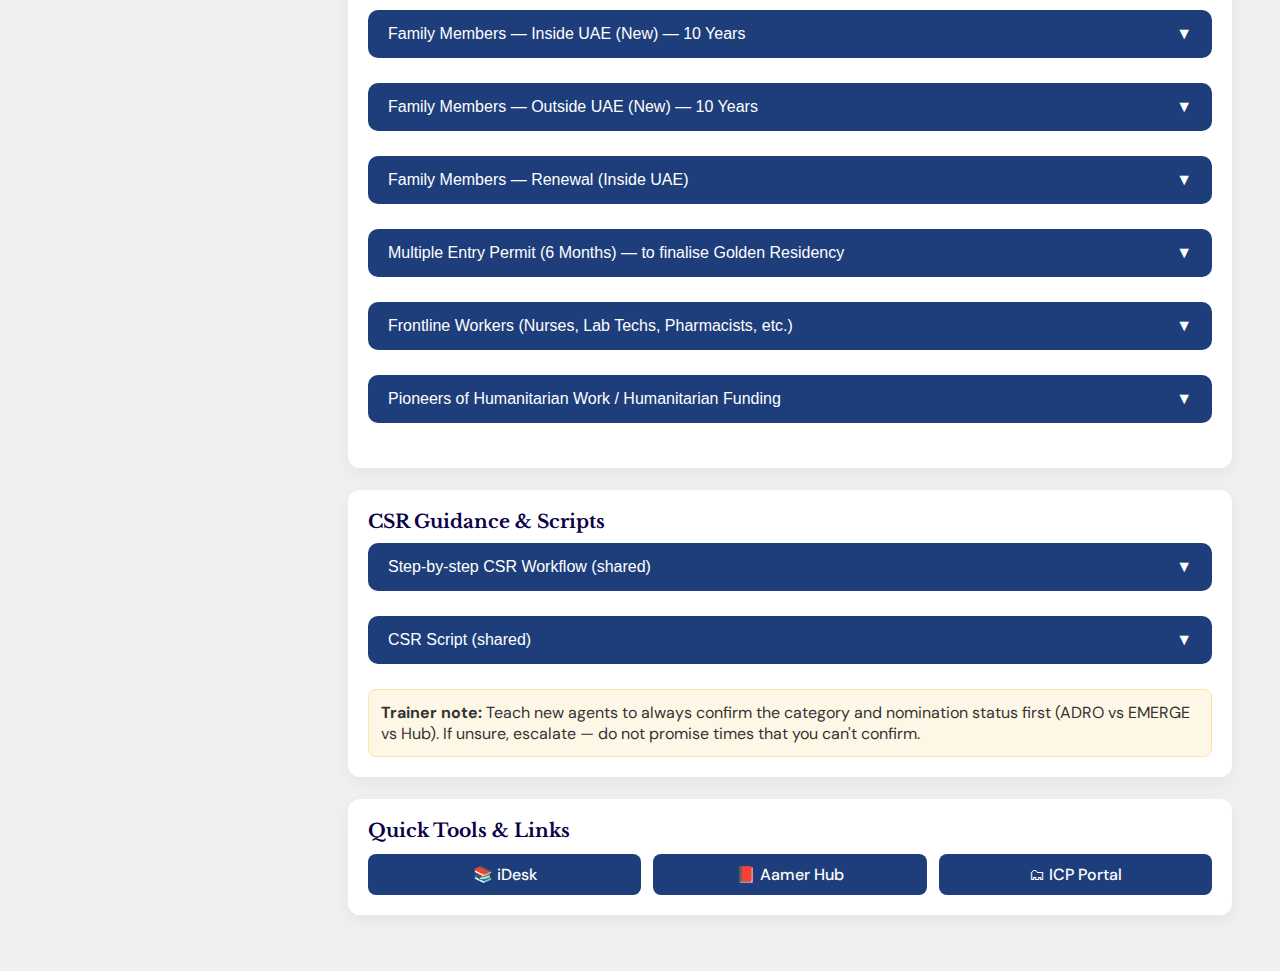
<file: Aamer Training/goldenvisa.html>
<!DOCTYPE html>
<html lang="en">
<head>
<meta charset="utf-8" />
<meta name="viewport" content="width=device-width,initial-scale=1" />
<title>Golden Visa Services - Aamer CSR Portal</title>

<!-- Fonts & Icons -->
<link href="https://fonts.googleapis.com/css2?family=DM+Sans:wght@400;500&family=Libre+Baskerville:wght@400;700&display=swap" rel="stylesheet">
<link rel="stylesheet" href="https://cdnjs.cloudflare.com/ajax/libs/font-awesome/6.4.0/css/all.min.css"/>

<style>
/* --- Reset & Basic --- */
* { box-sizing: border-box; margin: 0; padding: 0; }
body { font-family:'DM Sans',sans-serif; background-color: #f0f0f0; color:#333; display:flex; min-height:100vh; }

/* --- Sidebar --- */
.sidebar {
  width: 260px;
  background: linear-gradient(180deg,#0a0146 0%,#1f3f7c 50%,#2e86c1 100%);
  color:#fff; flex-shrink:0; display:flex; flex-direction:column;
  padding:22px; position:fixed; height:100%; overflow-y:auto;
  border-right:1px solid rgba(255,255,255,0.15);
}
.sidebar h2 { font-family:'Libre Baskerville',serif; font-size:1.7rem; margin-bottom:28px; color:#fff; }
.sidebar a { color:#fff; text-decoration:none; margin:6px 0; display:flex; align-items:center;
  padding:12px 14px; border-radius:8px; transition:0.25s; font-size:1rem; font-weight:500; }
.sidebar a i { margin-right:10px; font-size:1.1rem; opacity:0.9; }
.sidebar a:hover { background:rgba(41, 128, 185, 0.2); } /* soft dark blue hover */
.sidebar a.active { background:rgba(41, 128, 185, 0.35); font-weight:550; }

/* --- Content --- */
.content{margin-left:300px;flex:1;padding:34px 48px;overflow-y:auto}
h1,h2,h3{font-family:'Libre Baskerville',serif;color:#0a0146;margin-bottom:12px}
p,li{font-size:1rem;line-height:1.6;color:#24303a;margin-bottom:8px}

/* --- Card --- */
.card{background:#fff;border-radius:12px;padding:20px;margin-bottom:22px;box-shadow:0 6px 18px rgba(10,6,70,0.05)}
.card h3{margin-bottom:10px}

/* --- Collapsible Sections (Residency style) --- */
.collapsible {
  background:#1e3e7b; 
  color:#fff; 
  cursor:pointer; 
  padding:15px 20px;
  width:100%; 
  border:none; 
  border-radius:10px; 
  text-align:left;
  font-size:1rem; 
  margin-bottom:10px; 
  display:flex; 
  justify-content:space-between; 
  align-items:center;
  transition:background-color 0.3s ease; 
  font-weight:500;
}
.collapsible:hover { background:#2E86C1; }
.collapsible:after { content:'\25BC'; font-size:1rem; transition:transform 0.35s ease; }
.collapsible.active:after { transform:rotate(180deg); }

.content-collapsible {
  max-height:0; 
  overflow:hidden; 
  transition:max-height 0.45s ease, padding 0.35s ease; 
  padding:0 20px; 
  background:#FDFEFE; 
  border-left:4px solid #1e3e7b; /* dark blue accent */
  border-radius:6px; 
  margin-bottom:15px; 
  display:block;
  color:#333;
}
.content-inner{padding:14px 0}
.service-title{font-weight:700;color:#0a0146;margin-bottom:6px}

/* --- Small helpful badge --- */
.badge{display:inline-block;background:#eef6ff;color:#1a3f7c;padding:6px 10px;border-radius:999px;font-weight:600;font-size:.95rem;margin-right:8px}

/* --- Notes box --- */
.note{background:#fff7e6;border:1px solid #fde3a8;padding:12px;border-radius:8px;margin-top:10px}

/* --- Links grid --- */
.links-grid{display:grid;grid-template-columns:repeat(auto-fit,minmax(160px,1fr));gap:12px;margin-top:12px}
.link-btn{display:flex;align-items:center;justify-content:center;gap:6px;padding:10px;border-radius:8px;background-color:#1e3e7b;color:#fff;text-decoration:none;font-weight:500}
.link-btn:hover { transform:translateY(-3px); box-shadow:0 6px 14px rgba(0,0,0,0.28);background:#2E86C1; }

/* --- Responsive --- */
/* Responsive */
@media(max-width:768px){
  body{flex-direction:column;}
  .sidebar{width:100%; flex-direction:row; overflow-x:auto; height:auto; padding:10px;}
  .sidebar a{margin:0 12px; white-space:nowrap;}
  .content{margin-left:0; padding:22px;}
}
/* --- Important Note box --- */
.important-note {
  background: #f40303bc; /* slightly deeper yellow for urgency */
  border: 1px solid #7c0303;
  padding: 14px;
  border-radius: 8px;
  margin-top: 12px;
  color: #ffffff; /* darker text for readability */
  font-weight: 500;
}
/* Table general styling */
table {
  width: 100%;
  border-collapse: collapse;
  margin-top: 10px;
  font-size: 0.95rem;
}

/* Header styling */
thead th {
  font-weight: 550;
  text-align: left; /* keep description left-aligned */
  padding: 10px 8px;
}

/* Right-align number columns */
tbody td:nth-child(1),
tbody td:nth-child(3),
tbody td:nth-child(4),
tbody td:nth-child(5) {
  text-align: right;
  padding: 8px;
}

/* Optional: add subtle stripes for readability */
tbody tr:nth-child(even) {
  background: #f9f9f9;
}

/* Optional: hover highlight */
tbody tr:hover {
  background: #a8d1ff;
}



</style>
</head>

<body>
  <div class="sidebar">
    <h2>Aamer CSR Portal</h2>
    <a href="index.html"><i class="fas fa-home"></i>Dashboard</a>
    <a href="eid.html"><i class="fas fa-id-card"></i>EID Applications</a>
    <a href="residency.html"><i class="fas fa-passport"></i>Residency Services</a>
    <a href="goldenvisa.html" class="active"><i class="fas fa-crown"></i>Golden Visa</a>
    <a href="workpermits.html"><i class="fas fa-briefcase"></i>Work Permits & HR</a>
    <a href="domestic.html"><i class="fas fa-user-friends"></i>Domestic Workers</a>
    <a href="judicial.html"><i class="fas fa-gavel"></i>Judicial & Legal</a>
    <a href="attestations.html"><i class="fas fa-file-signature"></i>Attestation & Translation</a>
    <a href="commercial.html"><i class="fas fa-building"></i>Commercial Licenses</a>
      <a href="municipalities.html"><i class="fas fa-city"></i>Municipalities & Transport</a>
    <a href="delivery.html"><i class="fas fa-truck"></i>Delivery Services</a>
    <a href="visa.html"><i class="fas fa-plane"></i>International & Tourism Visa</a>
    
  </div>

  <main class="content" role="main">
    <h1> <i class="fas fa-crown"></i> Golden Visa Services</h1>

    <div class="card">
      <h3>Overview</h3>
      <p><strong>Purpose:</strong> Abu Dhabi Golden Visa provides long-term residency — <strong>10 years</strong> — for investors, entrepreneurs, outstanding talents, students, family members, and specialized categories.</p>
      <p><strong>CSR Guidance:</strong> Agents must confirm eligibility, verify required documents (listed in each section), follow the CSR workflow, and provide accurate guidance. All steps and evidence must be checked before submission.</p>

      <div style="margin-top:10px" class="links-grid">
        <a class="link-btn" href="residency.html">Residency reference</a>
        <a class="link-btn" href="eid.html">EID / Biometrics</a>
        <a class="link-btn" href="https://smartservices.icp.gov.ae" target="_blank">ICP Portal</a>
      </div>

      <div class="note">
        <strong>Processing time (general guidance):</strong> most Golden Visa operations: <em>1–14 working days</em> depending on category & government entity. Always confirm exact SLA via the Aamer App / Hub / EMERGE.
      </div>
      <!-- Important Note for CSRs -->
<div class="important-note">
  <strong>Important:</strong> All Golden Visa applications, across all categories, are currently on hold. Until the government announces otherwise, simply collect the customer's details and forward them to the CSP responsible for Golden Visas at the Aamer office.
</div>

      
    </div>
<!-- Search Bar under Overview -->
<div class="card">
  <h3>Search Golden Visa Categories</h3>
  <input type="text" id="category-search" placeholder="Type to search..." style="width:100%;padding:8px;border-radius:6px;border:1px solid #ccc;margin-top:6px;">
</div>

<!-- Golden Visa Price List -->
<div class="card">
  <h3>Golden Visa Price List</h3>
  <button class="collapsible">Golden Visa Services & Fees</button>
  <div class="content-collapsible">
    <table style="width:100%; border-collapse: collapse; margin-top:10px;">
      <thead style="background:#1e3e7b; color:#fff;">
        <tr>
          <th style=" font-weight:550;">#</th>
          <th style=" font-weight:550;">Service Description</th>
          <th style=" font-weight:550;">Government Fees (AED)</th>
          <th style=" font-weight:550;">Typing / VAT Fees (AED)</th>
          <th style=" font-weight:550;">Total (AED)</th>
        </tr>
      </thead>
      <tbody>
        <!-- Golden Visa Nomination -->
        <tr>
          <td>1</td>
          <td>Investors Estate Real-Non - Nomination Visa Golden</td>
          <td>0.00</td>
          <td>210.00</td>
          <td>210.00</td>
        </tr>
        <tr>
          <td>2</td>
          <td>Entrepreneurs - Abu Dhabi Nomination Visa Golden</td>
          <td>0.00</td>
          <td>210.00</td>
          <td>210.00</td>
        </tr>
        <tr>
          <td>3</td>
          <td>Real Estate Investors - Abu Dhabi Nomination Visa Golden</td>
          <td>0.00</td>
          <td>210.00</td>
          <td>210.00</td>
        </tr>
        <tr>
          <td>4</td>
          <td>Specialists - Abu Dhabi Nomination Visa Golden</td>
          <td>0.00</td>
          <td>210.00</td>
          <td>210.00</td>
        </tr>
        <tr>
          <td>5</td>
          <td>Brilliant Talents - Abu Dhabi Nomination Visa Golden</td>
          <td>0.00</td>
          <td>210.00</td>
          <td>210.00</td>
        </tr>
        <tr>
          <td>6</td>
          <td>Elite Owners - Nomination Visa Golden</td>
          <td>0.00</td>
          <td>500.00</td>
          <td>500.00</td>
        </tr>
        <tr>
          <td>7</td>
          <td>Students - Nomination Visa Golden</td>
          <td>153.47</td>
          <td>84.00</td>
          <td>237.47</td>
        </tr>

        <!-- Golden Visa Residency -->
        <tr>
          <td>8</td>
          <td>Elites - Visa Golden</td>
          <td>3,399.99</td>
          <td>1,900.01</td>
          <td>5,300.00</td>
        </tr>
        <tr>
          <td>9</td>
          <td>ADRO - Visa Golden</td>
          <td>3,399.99</td>
          <td>1,350.01</td>
          <td>4,750.00</td>
        </tr>
        <tr>
          <td>10</td>
          <td>3 Steps - Visa Golden</td>
          <td>3,653.36</td>
          <td>746.64</td>
          <td>4,400.00</td>
        </tr>
        <tr>
          <td>11</td>
          <td>Non-Real Estate Investors - Visa Golden</td>
          <td>3,399.99</td>
          <td>1,900.01</td>
          <td>5,300.00</td>
        </tr>
        <tr>
          <td>12</td>
          <td>Real Estate Investors - Visa Golden</td>
          <td>3,399.99</td>
          <td>1,900.01</td>
          <td>5,300.00</td>
        </tr>
        <tr>
          <td>13</td>
          <td>Entrepreneurs - Visa Golden</td>
          <td>3,399.99</td>
          <td>1,350.01</td>
          <td>4,750.00</td>
        </tr>
        <tr>
          <td>14</td>
          <td>Brilliant Talents - Visa Golden</td>
          <td>3,399.99</td>
          <td>1,350.01</td>
          <td>4,750.00</td>
        </tr>
        <tr>
          <td>15</td>
          <td>Specialists - Visa Golden</td>
          <td>3,399.99</td>
          <td>1,900.01</td>
          <td>5,300.00</td>
        </tr>
        <tr>
          <td>16</td>
          <td>Students - Visa Golden</td>
          <td>3,399.99</td>
          <td>1,044.01</td>
          <td>4,444.00</td>
        </tr>

        <!-- Family Members -->
        <tr>
          <td>17</td>
          <td>Family Member - New Visa Outside UAE (10 years)</td>
          <td>2,739.70</td>
          <td>1,460.30</td>
          <td>4,200.00</td>
        </tr>
        <tr>
          <td>18</td>
          <td>Family Member - Renewal Inside UAE (10 years)</td>
          <td>2,383.50</td>
          <td>816.50</td>
          <td>3,200.00</td>
        </tr>
        <tr>
          <td>19</td>
          <td>Family Member - New Visa Inside UAE (10 years)</td>
          <td>3,399.99</td>
          <td>1,350.01</td>
          <td>4,750.00</td>
        </tr>
        <tr>
          <td>20</td>
          <td>Family Member - Dubai Inside UAE</td>
          <td>3,877.12</td>
          <td>1,422.88</td>
          <td>5,300.00</td>
        </tr>

        <!-- Multiple Entry Permits -->
        <tr>
          <td>21</td>
          <td>Issue Multiple Entry Permit (6 months) for Golden Residency</td>
          <td>1,268.48</td>
          <td>542.00</td>
          <td>1,810.48</td>
        </tr>
      </tbody>
    </table>
  </div>
</div>


    <div class="card">
      <h3>Golden Visa Categories — Full Details</h3>

      <!-- ADRO note -->
      <button class="collapsible">ADRO (nomination flow)</button>
      <div class="content-collapsible">
        <div class="content-inner">
          <div class="service-title">What it is</div>
          <p>Some categories require nomination through the Abu Dhabi Residence Office (ADRO) or a local nominating authority. If the nomination is already submitted through ADRO, the customer must not resubmit via the app — check ADRO status first.</p>

          <div class="service-title">CSR notes</div>
          <ul style="padding-left:18px">
            <li>If ADRO nomination exists, the app will indicate that. Confirm with the customer the ADRO reference before proceeding.</li>
            <li>Do not duplicate nominations — this creates processing delays.</li>
          </ul>
        </div>
      </div>

      <!-- Three steps service -->
      <button class="collapsible">Three-Steps Service (Change Status / Emergency ID / Residency)</button>
      <div class="content-collapsible">
        <div class="content-inner">
          <div class="service-title">Service Includes</div>
          <ul style="padding-left:18px">
            <li>Change status (where applicable)</li>
            <li>Emergency ID / Emirates ID typing</li>
            <li>Golden Visa residency application</li>
          </ul>

          <div class="service-title">Visa Validity</div>
          <p>10 years.</p>

          <div class="service-title">Service Fee (example placeholder)</div>
          <p>4,400 AED (incl. 5% VAT) — placeholder; final price list to be applied later.</p>
        </div>
      </div>

      <!-- Non-real estate investor -->
      <button class="collapsible">Investor — Non-Real Estate (Abu Dhabi)</button>
      <div class="content-collapsible">
        <div class="content-inner">
          <div class="service-title">General information</div>
          <p>The Abu Dhabi non-real-estate investor Golden Visa is intended for investors who place capital in companies, deposits, or pay sufficient tax in the UAE. This visa covers spouse(s), children, one advisor, and one executive director (where applicable).</p>

          <div class="service-title">Eligibility criteria</div>
          <ul style="padding-left:18px">
            <li>Minimum investment value: <strong>AED 2,000,000</strong>, which can be in the form of a deposit with a UAE-licensed bank or an investment fund, or share capital in a company.</li>
            <li>Or evidence of taxes paid to the UAE government of at least AED 250,000 per year for the two (2) years prior to application (tax-based route).</li>
            <li>If investor owns shares (example): if investor owns 25% of a company paying AED 1,000,000 taxes/year, investor must show evidence of paying AED 250,000/year (i.e., investor’s share of taxes).</li>
            <li>Must maintain investment as per category rules (timing and retention depend on the investment type).</li>
          </ul>

          <div class="service-title">Requirements / Relevant documents (exact)</div>
          <ul style="padding-left:18px">
            <li>Valid passport copy (clear scan)</li>
            <li>Proof of identity (as required)</li>

            <li><strong>For fixed-deposit investors:</strong>
              <ul style="padding-left:14px;">
                <li>Statement issued by an investment fund or a UAE-licensed bank confirming deposit of at least AED 2,000,000 for a period of not less than two (2) years.</li>
              </ul>
            </li>

            <li><strong>For company investors / partnership:</strong>
              <ul style="padding-left:14px;">
                <li>Valid trade license of the company (showing incorporation in the UAE).</li>
                <li>Updated Commercial Registration (CRSC) certificate evidencing capital paid in and each investor’s share ownership percentage.</li>
                <li>Bank or investment fund letter showing the capital value of the investor’s share and that the capital (or equivalent) has been deposited — amount not less than AED 2,000,000.</li>
                <li>Copy of the company’s commercial register / CR.</li>
                <li>Evidence there are no legal attachments or judicial seizures against the company or investor’s shares (search certificates).</li>
              </ul>
            </li>

            <li><strong>For tax-based investors:</strong>
              <ul style="padding-left:14px;">
                <li>Valid trade license of the company.</li>
                <li>CRSC showing capital and ownership percentage.</li>
                <li>Tax return forms evidencing tax paid of at least AED 250,000 per year for each of the two (2) years preceding the application.</li>
                <li>Tax receipts to support the tax filings.</li>
              </ul>
            </li>
          </ul>

          <div class="service-title">Processing steps (exact)</div>
          <ol style="padding-left:18px">
            <li>Collect all required documents in original / certified copies as required (bank letters, CR, tax returns, trade license).</li>
            <li>Verify authenticity — check bank/investment letters for stamps/signatures and CRSC for up-to-date info.</li>
            <li>Submit nomination/application through ADRO or EMERGE as required by the specific investor route.</li>
            <li>Track ADRO / ICP / relevant authority responses; respond to any requests for clarification / additional documents immediately.</li>
            <li>On approval, proceed with Emirates ID typing, residency issuance, and final customer notification.</li>
          </ol>

          <div class="service-title">Service duration</div>
          <p>Typically <strong>1–2 weeks</strong> after receiving complete documents; final government processing times may vary.</p>

          <div class="service-title">Service fee (placeholder)</div>
          <p>5,300 AED (incl. 5% VAT) — placeholder (you will provide final price list to update).</p>

          <div class="service-title">CSR notes & escalations</div>
          <ul style="padding-left:18px">
            <li>Confirm that bank / investment fund letters show the AED 2,000,000 amount and the required holding period.</li>
            <li>If investor is relying on tax evidence, verify tax returns and receipts for the two prior years and document the annual tax amount.</li>
            <li>If the investor is a shareholder, ensure share percentage and paid capital match the CRSC and bank evidence.</li>
            <li>Escalate to operations if any mismatch or if ADRO/authority asks for missing attachments.</li>
          </ul>
        </div>
      </div>

      <!-- Real estate investors -->
      <button class="collapsible">Investor — Real Estate (Abu Dhabi)</button>
      <div class="content-collapsible">
        <div class="content-inner">
          <div class="service-title">General information</div>
          <p>The Abu Dhabi real estate investor Golden Visa is for applicants who invest in property in the UAE and meet the minimum thresholds. Visa includes spouse(s) and children.</p>

          <div class="service-title">Eligibility criteria</div>
          <ul style="padding-left:18px">
            <li>Must own real estate with a minimum total value of <strong>AED 2,000,000</strong>.</li>
            <li>Must maintain the investment for at least two (2) years after issuance of the Golden Visa (retention period applies).</li>
            <li>Mortgage rules: mortgages through national banks are permitted; investor capital requirements vary based on outstanding mortgage principal (examples included below).</li>
          </ul>

          <div class="service-title">Required / Relevant documents (exact)</div>
          <ul style="padding-left:18px">
            <li>Valid passport copy.</li>
            <li>Purchase agreement registered with the Department of Municipalities & Transport (DMT) or the competent real estate registration authority in the emirate (showing purchaser, property, address, and value at purchase — must be ≥ AED 2,000,000).</li>
            <li>Real estate unit value certificate issued by DMT or the competent authority confirming property value.</li>
            <li>Title deed / ownership certificate.</li>
            <li>Evidence that the property is not subject to judicial seizure (search certificate).</li>
            <li>For off-plan purchases: purchase agreement from an approved developer and proof of payments made to date showing at least AED 2,000,000 paid to the developer (if relying on off-plan payments route).</li>
            <li>If mortgage exists: mortgage documentation and bank statements; ensure investor’s capital (equity) meets policy thresholds (e.g., for a property worth AED 5,000,000, outstanding mortgage principal must not exceed AED 3,000,000 so investor equity ≥ AED 2,000,000).</li>
          </ul>

          <div class="service-title">Processing steps (exact)</div>
          <ol style="padding-left:18px">
            <li>Collect purchase agreements, unit value certificates and title deed; verify developer authenticity for off-plan.</li>
            <li>Confirm property value (DMT) and absence of judicial attachments.</li>
            <li>Submit nomination/application through EMERGE / ADRO as instructed.</li>
            <li>Monitor government approvals; complete Emirates ID typing and residency issuance when approved.</li>
          </ol>

          <div class="service-title">Service duration</div>
          <p>Typically <strong>1–2 weeks</strong> after receiving complete documents (government timing may vary).</p>

          <div class="service-title">Service fee (placeholder)</div>
          <p>5,300 AED (incl. 5% VAT) — placeholder.</p>

          <div class="service-title">CSR notes</div>
          <ul style="padding-left:18px">
            <li>Confirm DMT registration and search certificate — if property is seized or attached, explain the issue and escalate.</li>
            <li>For off-plan, ensure payments to the developer show the AED 2,000,000 threshold (or that outstanding contract conditions are met).</li>
          </ul>
        </div>
      </div>
  <button class="collapsible">Golden Visa – Specialists (Full Details)</button>

  <div class="content-collapsible">

    <!-- Scientists & Researchers -->
    <h4 style="margin-top:15px; color:#1e3e7b;">1. Abu Dhabi Golden Visa for Scientists and Researchers</h4>

    <h5>Eligibility Criteria</h5>
    <ul style="padding-left:20px; line-height:1.6;">
      <li>Master’s or PhD in Engineering, Technology, Life Sciences, or Natural Sciences (as classified by Ministry of Education).</li>
      <li>PhD from a top 500 global university, or a Master’s from a top 250 global university, or a Master's/PhD from a top 100 specialized university.</li>
      <li>Field Weighted Citation Index (FWCI) ≥ 1.0.</li>
      <li>H-index ≥ 10, or Scopus H-index > 20.</li>
      <li>OR achievements in establishing research & development sectors inside or outside the UAE (requires nomination from the Ministry of Industry & Advanced Technology).</li>
    </ul>

    <h5>Required Documents</h5>
    <ul style="padding-left:20px; line-height:1.6;">
      <li>Master’s or PhD degree in the relevant fields.</li>
      <li>Equivalency certificate from the Ministry of Education.</li>
      <li>Link or screenshot of FWCI ≥ 1.0.</li>
      <li>Link or screenshot of H-index ≥ 10 or Scopus H-index > 20.</li>
      <li>CV.</li>
      <li>For R&D achievement applicants: proof of achievements, degree certificates, optional Scopus evidence, and CV.</li>
    </ul>

    <p style="font-size:14px; color:#555;">
      * Applications submitted via the Abu Dhabi Residents Office platform are automatically routed to the Ministry of Industry & Advanced Technology for nomination.
    </p>


    <!-- Skilled Professionals -->
    <h4 style="margin-top:25px; color:#1e3e7b;">2. Abu Dhabi Golden Visa for Skilled Professionals</h4>

    <h5>Eligibility Criteria</h5>
    <ul style="padding-left:20px; line-height:1.6;">
      <li>Must be employed in the UAE.</li>
      <li>Job must fall under MOHRE occupational levels:
        <ul>
          <li><strong>Level 1:</strong> Managers & Business Executives</li>
          <li><strong>Level 2:</strong> Professionals in Science, Engineering, Health, Education, Business, IT, Law, Sociology, Culture</li>
        </ul>
      </li>
      <li>Minimum education: Bachelor's degree or equivalent.</li>
      <li>Minimum monthly salary: AED 30,000.</li>
      <li>Valid practicing license in the UAE if required (e.g., physician, pharmacist, teacher).</li>
    </ul>

    <h5>Required Documents</h5>
    <ul style="padding-left:20px; line-height:1.6;">
      <li>UAE-approved employment contract.</li>
      <li>Proof that the role is classified as Level 1 or Level 2 by MOHRE.</li>
      <li>Attested Bachelor’s degree (or equivalent).</li>
      <li>Valid professional license if applicable.</li>
      <li>Employment certificate.</li>
      <li>Salary certificate + last 6 months’ bank statements (showing salary ≥ AED 30,000).</li>
      <li>Optional: Scopus H-index documentation.</li>
      <li>CV.</li>
    </ul>

    <p style="font-size:14px; color:#555;">
      * Applications submitted via the Abu Dhabi Residents Office platform are automatically routed to the Ministry of Industry & Advanced Technology for evaluation.
    </p>

    <!-- Processing Time -->
    <h4 style="margin-top:25px; color:#1e3e7b;">Service Duration</h4>
    <p>Processing time is typically 1–2 weeks after the documents are received.</p>

   <!-- Service Fees -->
<h4 style="margin-top:25px; color:#1e3e7b;">Service Fees</h4>
<p>The total fee for the Golden Visa – Specialists (Scientists / Skilled Professionals) is AED 5,300.00.</p>

    </table>

  </div>

      <!-- Entrepreneurs -->
      <button class="collapsible">Entrepreneurs (Startup / SME)</button>
      <div class="content-collapsible">
        <div class="content-inner">
          <div class="service-title">General information</div>
          <p>Entrepreneur category covers founders, partners or owners of start-ups and SMEs with qualifying projects or prior successful exits. Applications are often nominated by an accredited business incubator, UAE authority, or through ADRO/EMERGE submission.</p>

          <div class="service-title">Eligibility criteria (detailed)</div>
          <ul style="padding-left:18px">
            <li>Owner or partner who has obtained approval for a business concept by an approved incubator / authority (e.g., Ministry of Economy, ICP, or a competent local authority).</li>
            <li>The business project must be classified as an SME and typically demonstrate annual revenue of at least <strong>AED 1,000,000</strong> (where applicable depending on the authority rules).</li>
            <li>Founders of previous pioneering projects that were sold for a total value of at least <strong>AED 7,000,000</strong> (subject to approval by the relevant authority) are eligible as founders of successful exit projects.</li>
            <li>Approval / nomination by a recognized UAE entity (business incubator, Ministry of Economy, ADRO nomination) is usually required.</li>
          </ul>

          <div class="service-title">Requirements / Relevant documents (exact)</div>
          <ul style="padding-left:18px">
            <li>Valid passport copy.</li>
            <li>Trade license copy for the current business (or previous project for founders).</li>
            <li>Nomination issued by the business incorporated in the UAE (if applicable) — applications made through the Abu Dhabi Residence Office web app may be auto-sent to the relevant nominating business/incubator.</li>
            <li>Business concept overview deck (for concept approvals).</li>
            <li>Company profile, financial statements for the past two years (if available / required).</li>
            <li>LinkedIn profile of the founder(s) and/or acceptance letters from recognized incubators (e.g., Hub71) or venture entities.</li>
            <li>For founders of previously sold projects: proof of sale showing total value ≥ AED 7,000,000 and documentation of the transaction, plus the previous project trade license.</li>
          </ul>

          <div class="service-title">Processing steps (exact)</div>
          <ol style="padding-left:18px">
            <li>Collect trade license, company profile, financials, nomination and founder documents.</li>
            <li>Verify documentation authenticity and sale evidence (if founder of a sold project).</li>
            <li>Submit nomination / application via EMERGE or ADRO to the relevant authority.</li>
            <li>Follow up with nominating authority for endorsement and then proceed to ICP/EMIRATES ID typing on approval.</li>
          </ol>

          <div class="service-title">Service duration</div>
          <p>Typically <strong>1–2 weeks</strong> after receiving complete documents; timing depends on nominating authority and government approvals.</p>

          <div class="service-title">Service fee (placeholder)</div>
          <p>4,750 AED (incl. 5% VAT) — placeholder.</p>

          <div class="service-title">CSR notes</div>
          <ul style="padding-left:18px">
            <li>Ensure founders provide verifiable sale documents for previous projects (if applying on that basis).</li>
            <li>Confirm incubator / authority approval letters are official and include the business concept reference.</li>
            <li>Escalate to operations if financial evidence is incomplete or sale documents are not certified.</li>
          </ul>
        </div>
      </div>

      <!-- Brilliant Talents (On Hold) -->
      <button class="collapsible">Brilliant Talents — Athletes / Creatives / Top Talents / Distinguished Professionals (HOLD)</button>
      <div class="content-collapsible">
        <div class="content-inner">
          <div class="service-title">General information</div>
          <p>Brilliant Talents includes athletes, creatives in art & culture, inventors, top talents, and distinguished professionals. Note: you indicated this category is currently on hold — include the following requirements and nomination flows for training purposes.</p>

          <div class="service-title">Categories & eligibility (detailed)</div>
          <ul style="padding-left:18px">
            <li><strong>Athletes:</strong> outstanding athletic talent; leading position in an international sports federation or recommendation from Abu Dhabi Sports Council.</li>
            <li><strong>Creatives in Art & Culture:</strong> global recognition or international awards, sponsorships or grants, evidence of exceptional creative work.</li>
            <li><strong>Top Talents:</strong> local/regional recognition, awards, certificates of appreciation from recognized entities.</li>
            <li><strong>Distinguished Professionals:</strong> minimum five (5) years of professional work in an intellectual or creative field; creative work published/recognized within last 3 years; membership or recognition by reputable local/regional/international entities.</li>
            <li><strong>Inventors:</strong> recommendation letter from Ministry of Economy, patents or invention documentation (see requirements below).</li>
          </ul>

          <div class="service-title">Requirements / Relevant documents (exact)</div>
          <ul style="padding-left:18px">
            <li>Passport copy and valid health insurance.</li>
            <li>CV / resume and portfolio or samples of creative work (where applicable).</li>
            <li>Certificates, awards, patents, or evidence of achievements.</li>
            <li>Recommendation or nomination letter from the relevant authority (e.g., Abu Dhabi Sports Council, Ministry of Economy, Department of Culture & Arts).</li>
            <li>For creatives and distinguished professionals: evidence of at least 10 years (where required) or 5 years of recognized work and media/critic recognition as applicable.</li>
          </ul>

          <div class="service-title">Processing steps (exact)</div>
          <ol style="padding-left:18px">
            <li>Collect portfolio, CV, certificates, recommendation letters and any proof of awards/patents.</li>
            <li>Verify nomination route — ADRO or specific nominating authority (sports council, culture department, ministry).</li>
            <li>Submit application via the Abu Dhabi Residence Office web app / EMERGE (auto-send for nominations where applicable).</li>
            <li>Follow up with nominating authority and proceed with Emirates ID typing & residency issuance after approval.</li>
          </ol>

          <div class="service-title">CSR notes</div>
          <ul style="padding-left:18px">
            <li>Note that this category may be put on hold by authorities — always confirm nomination acceptance before instructing customers to pay or proceed.</li>
            <li>Ensure recommendation letters are official, dated, and bear an authorised stamp or signature.</li>
          </ul>
        </div>
      </div>

      <!-- Inventors (if separate) -->
      <button class="collapsible">Inventors</button>
      <div class="content-collapsible">
        <div class="content-inner">
          <div class="service-title">General information</div>
          <p>Inventors route requires technical review and recommendation by Ministry of Economy or relevant authority (patent verification, invention assessment, etc.).</p>

          <div class="service-title">Requirements / Relevant documents (exact)</div>
          <ul style="padding-left:18px">
            <li>Passport copy, CV, and valid health insurance.</li>
            <li>Patent documentation, invention description, prototypes, or technical papers.</li>
            <li>Recommendation letter from Ministry of Economy or competent authority supporting the invention/patent.</li>
          </ul>

          <div class="service-title">Processing steps</div>
          <ol style="padding-left:18px">
            <li>Collect invention documentation and ministry recommendation letters.</li>
            <li>Submit for technical assessment and nomination through ADRO/EMERGE as required.</li>
            <li>Proceed to ICP/Emirates ID typing on approval.</li>
          </ol>

          <div class="service-title">CSR notes</div>
          <ul style="padding-left:18px">
            <li>Verify patents / invention references with the issuing authority where possible.</li>
          </ul>
        </div>
      </div>

      <!-- University graduates -->
      <button class="collapsible">University Graduates (UAE & International)</button>
      <div class="content-collapsible">
        <div class="content-inner">
          <div class="service-title">General information</div>
          <p>Golden Visa for university graduates (recent graduates) — degree must be attested and graduate year must be within the last two (2) years.</p>

          <div class="service-title">Eligibility criteria (exact)</div>
          <ul style="padding-left:18px">
            <li><strong>Graduates of universities in the UAE:</strong> Hold Bachelor, Master, or PhD from a university accredited by the UAE Ministry of Education. The university classification (A or B) determines GPA threshold:</li>
            <ul style="padding-left:14px;">
              <li>GPA must not be less than <strong>3.5</strong> for A-classified universities.</li>
              <li>GPA must not be less than <strong>3.8</strong> for B-classified universities. <!-- as per your input --> </li>
            </ul>
            <li>Graduation year must not be more than two (2) years ago.</li>

            <li><strong>Graduates of universities outside the UAE (Bachelor’s degree only):</strong>
              <ul style="padding-left:14px;">
                <li>The university must be listed among the top 100 international universities according to the classification used by the UAE Ministry of Education.</li>
                <li>GPA must not be less than <strong>3.5</strong> (for bachelor's).</li>
                <li>Graduation year must not be more than two (2) years ago.</li>
                <li>Degree must be attested and equivalency provided by the UAE Ministry of Education.</li>
              </ul>
            </li>
          </ul>

          <div class="service-title">Required / Relevant documents (exact)</div>
          <ul style="padding-left:18px">
            <li>Valid passport copy.</li>
            <li>Official degree certificate(s) (Bachelor/Master/PhD where applicable), attested by the UAE Ministry of Education.</li>
            <li>Official transcripts evidencing final GPA.</li>
            <li>Equivalency / attestation certificates for international degrees (where applicable).</li>
            <li>Proof that graduation year ≤ 2 years.</li>
          </ul>

          <div class="service-title">Processing steps</div>
          <ol style="padding-left:18px">
            <li>Collect degree, transcript and attestation / equivalency.</li>
            <li>Verify GPA threshold and university classification or top-100 status for international degrees.</li>
            <li>Submit application via ADRO/EMERGE for nomination (ADEK / Ministry check where required).</li>
            <li>Follow up with nominating authority and proceed with Emirates ID typing & residence issuance once approved.</li>
          </ol>

          <div class="service-title">Service duration</div>
          <p>Typically <strong>1–2 weeks</strong> after receiving all documents; depends on ministry processing and attestation timelines.</p>

          <div class="service-title">CSR notes</div>
          <ul style="padding-left:18px">
            <li>Degree attestation / equivalency is mandatory for international degrees — verify before submission.</li>
            <li>Confirm graduation date is within two (2) years — if not, advise customer they are not eligible under this fresh-graduate route.</li>
          </ul>
        </div>
      </div>

      <!-- High school graduates -->
      <button class="collapsible">High School Top-Ranked Students</button>
      <div class="content-collapsible">
        <div class="content-inner">
          <div class="service-title">General information</div>
          <p>Golden Visa for top high-school students in the UAE (public or licensed private schools) — nomination is by the Abu Dhabi Department of Education & Knowledge (ADEK) or the Ministry of Education as appropriate.</p>

          <div class="service-title">Eligibility criteria</div>
          <ul style="padding-left:18px">
            <li>Final Grade 12 certificate with a score of at least <strong>95%</strong> (or meeting the specific criteria set by ADEK / Ministry of Education).</li>
            <li>Nomination / recommendation from Ministry of Education / ADEK (automatic nominations via Abu Dhabi Residence Office web app where applicable).</li>
          </ul>

          <div class="service-title">Required / Relevant documents (exact)</div>
          <ul style="padding-left:18px">
            <li>Grade 12 certificate (attested where required).</li>
            <li>Recommendation letter from the Ministry of Education or ADEK nomination evidence.</li>
            <li>Passport copy and any school documentation required by the nominating authority.</li>
          </ul>

          <div class="service-title">Processing steps</div>
          <ol style="padding-left:18px">
            <li>Confirm nomination by ADEK / Ministry or submit application via Abu Dhabi Residence Office web app (auto forwards to Ministry where set up).</li>
            <li>Verify Grade 12 score and required nomination evidence.</li>
            <li>Proceed with Emirates ID typing & residency issuance on approval.</li>
          </ol>

          <div class="service-title">Service duration</div>
          <p>Typically <strong>1–2 weeks</strong> after receiving documents and nomination.</p>
        </div>
      </div>

      <!-- Family members (Inside UAE) -->
      <button class="collapsible">Family Members — Inside UAE (New) — 10 Years</button>
      <div class="content-collapsible">
        <div class="content-inner">
          <div class="service-title">Service includes</div>
          <ul style="padding-left:18px">
            <li>Golden Visa residence visa application</li>
            <li>Emirates ID typing (EMERGE / typing service)</li>
            <li>Change status if required (inside UAE flows)</li>
          </ul>

          <div class="service-title">Important notes</div>
          <p>The residence visa shall be valid maximum for 180 days until stamping/issuance is completed.</p>

          <div class="service-title">Required documents (exact)</div>
          <ul style="padding-left:18px">
            <li>Dependent passport copy (clear scan)</li>
            <li>Sponsor (Golden Visa holder) passport copy / ID</li>
            <li>Marriage certificate / birth certificate for dependents (attested/certified where required)</li>
            <li>Proof of accommodation / housing (if requested)</li>
            <li>EMERGE application form and any Emirates ID typing forms</li>
          </ul>

          <div class="service-title">Processing steps</div>
          <ol style="padding-left:18px">
            <li>Collect dependent and sponsor documents — ensure certificates are attested where necessary.</li>
            <li>Submit application via EMERGE; select inside-UAE dependent/New visa flow.</li>
            <li>Verify change-of-status details (if applicant is switching from another visa) and proceed with Emirates ID typing.</li>
            <li>Track application; notify customer of reference numbers and expected timelines.</li>
          </ol>

          <div class="service-title">Service duration</div>
          <p>EMERGE processing typically <strong>1–2 business days</strong> after documents & payment are received; government processing varies.</p>

          <div class="service-title">Service fee (as provided earlier)</div>
          <p>3,200 AED (incl. 5% VAT) — placeholder; update when final price list is shared.</p>

          <div class="service-title">CSR notes</div>
          <ul style="padding-left:18px">
            <li>Confirm dependent relationship documents are attested and consistent with sponsor data.</li>
            <li>Explain the 180-day maximum validity of the temporary residence until final stamping.</li>
            <li>Always provide the customer with reference numbers and receipt copies.</li>
          </ul>
        </div>
      </div>

      <!-- Family members (Outside UAE) -->
      <button class="collapsible">Family Members — Outside UAE (New) — 10 Years</button>
      <div class="content-collapsible">
        <div class="content-inner">
          <div class="service-title">Service includes</div>
          <ul style="padding-left:18px">
            <li>Visa application (entry permit / stamping flow)</li>
            <li>Emirates ID typing</li>
            <li>Golden Visa residence visa application</li>
          </ul>

          <div class="service-title">Required documents (exact)</div>
          <ul style="padding-left:18px">
            <li>Dependent passport copy (clear scan)</li>
            <li>Sponsor passport / Golden Visa holder ID</li>
            <li>Marriage / birth certificates (attested where required)</li>
            <li>Proof of housing if requested</li>
          </ul>

          <div class="service-title">Processing steps</div>
          <ol style="padding-left:18px">
            <li>Collect all documents and ensure attestation where needed.</li>
            <li>Submit visa application via EMERGE for outside-UAE family members.</li>
            <li>Coordinate with consulate/immigration for stamping if required and complete Emirates ID typing when resident enters UAE.</li>
          </ol>

          <div class="service-title">Service duration</div>
          <p>EMERGE processing: <strong>1–2 business days</strong> after receiving documents; external stamping time varies.</p>

          <div class="service-title">Service fee (as provided earlier)</div>
          <p>4,200 AED (incl. 5% VAT) — placeholder.</p>
        </div>
      </div>

      <!-- Family members — Renewals -->
      <button class="collapsible">Family Members — Renewal (Inside UAE)</button>
      <div class="content-collapsible">
        <div class="content-inner">
          <div class="service-title">General</div>
          <p>Renewal of Golden Visa family member residency. The renewed Golden Visa remains a 10-year residency (subject to approval).</p>

          <div class="service-title">Required documents</div>
          <ul style="padding-left:18px">
            <li>Current residence page / permit copy</li>
            <li>Dependent passport copy</li>
            <li>Sponsor documents (Golden Visa holder)</li>
          </ul>

          <div class="service-title">Processing steps</div>
          <ol style="padding-left:18px">
            <li>Collect current permit, passport, and sponsor documents.</li>
            <li>Submit renewal request via EMERGE; confirm Emirates ID typing if renewal requires new typing.</li>
            <li>Track application and inform customer of renewal status.</li>
          </ol>

          <div class="service-title">Service duration</div>
          <p>EMERGE processing: <strong>1–2 business days</strong>. Government timelines vary.</p>

          <div class="service-title">Service fee (placeholder)</div>
          <p>4,750 AED (incl. 5% VAT) — placeholder.</p>
        </div>
      </div>

      <!-- Multiple entry permit -->
      <button class="collapsible">Multiple Entry Permit (6 Months) — to finalise Golden Residency</button>
      <div class="content-collapsible">
        <div class="content-inner">
          <div class="service-title">Purpose</div>
          <p>Temporary multiple entry permit to finalise procedures for the Golden Residency (valid 6 months).</p>

          <div class="service-title">Who is included</div>
          <p>Outstanding specialized talents (doctors, scientists, athletes, inventors, creatives, executive directors, PhD holders, pioneers of humanitarian work) and other categories as specified by the authority.</p>

          <div class="service-title">Required documents (exact)</div>
          <ul style="padding-left:18px">
            <li>Passport copy</li>
            <li>Valid health insurance</li>
            <li>Category specific letters / approvals (e.g., ministry letters, sports council letters, patents).</li>
          </ul>

          <div class="service-title">Processing steps</div>
          <ol style="padding-left:18px">
            <li>Submit required documents via EMERGE for multiple-entry permit route.</li>
            <li>Coordinate issuance and advise customer about the 6-month window to finalize Golden Residency procedures in the UAE.</li>
          </ol>

          <div class="service-title">Service duration</div>
          <p>Typically <strong>1–2 business days</strong> internal EMERGE processing; final government timelines vary.</p>

          <div class="service-title">Service fee (placeholder)</div>
          <p>5,300 AED (incl. 5% VAT) — placeholder.</p>
        </div>
      </div>

      <!-- Frontline workers -->
      <button class="collapsible">Frontline Workers (Nurses, Lab Techs, Pharmacists, etc.)</button>
      <div class="content-collapsible">
        <div class="content-inner">
          <div class="service-title">General</div>
          <p>Frontline heroes (nurses, medical assistants, lab technicians, pharmacologists and other cadres approved by the Frontline Heroes Office).</p>

          <div class="service-title">Important service rules</div>
          <ul style="padding-left:18px">
            <li>Application will be automatically canceled after 30 days if returned due to missing data or incomplete documents.</li>
            <li>Application will be canceled if returned 3 times for missing data or incomplete documents.</li>
            <li>Issuance fees refunded only if application was rejected by the Federal Authority for Identity and Citizenship (ICP).</li>
          </ul>

          <div class="service-title">Typical fees breakdown (example)</div>
          <ul style="padding-left:18px">
            <li>ICP Fees: 1,268.48 AED</li>
            <li>Aamer Fees: 200.00 AED (placeholder)</li>
            <li>Travel Insurance: 275.36 AED</li>
            <li>E-Services Fees: 41.64 AED</li>
            <li>VAT: 25.00 AED</li>
            <li><strong>Total Example:</strong> 1,810.48 AED</li>
          </ul>

          <div class="service-title">Service duration</div>
          <p>EMERGE processing: <strong>1–2 working days</strong> after receiving documents & payment; government processing varies.</p>

          <div class="service-title">CSR notes</div>
          <ul style="padding-left:18px">
            <li>Advise customers about auto-cancellation rules and ensure complete document submission to avoid cancellations.</li>
          </ul>
        </div>
      </div>

      <!-- Humanitarian -->
      <button class="collapsible">Pioneers of Humanitarian Work / Humanitarian Funding</button>
      <div class="content-collapsible">
        <div class="content-inner">
          <div class="service-title">Eligibility</div>
          <ul style="padding-left:18px">
            <li>Members who have worked in international/regional organisations or outstanding employees for a minimum of five (5) years.</li>
            <li>Members of civil associations and institutions of public interest with at least five (5) years service.</li>
            <li>Individuals who received an appreciation award from a local, regional or international organisation specialised in humanitarian work.</li>
            <li>Volunteers with at least five (5) years of service or at least 500 hours.</li>
            <li>Funders of humanitarian work: support value at least AED 2,000,000 or as agreed between authority & ministry.</li>
          </ul>

          <div class="service-title">Required documents</div>
          <ul style="padding-left:18px">
            <li>Proof of service / membership letters / awards</li>
            <li>For funders: bank letters or proof of donation funding ≥ AED 2,000,000</li>
            <li>Any ministry or authority required certifications</li>
          </ul>

          <div class="service-title">Processing steps</div>
          <ol style="padding-left:18px">
            <li>Collect membership / award / service documents and proof of funding where applicable.</li>
            <li>Submit nomination and supporting evidence to the relevant authority.</li>
            <li>Proceed with Emirates ID typing and residency issuance on approval.</li>
          </ol>

          <div class="service-title">Service duration</div>
          <p>Typically <strong>1–2 weeks</strong> (depends on authority review and ministerial nomination where applicable).</p>
        </div>
      </div>

    </div>

    <!-- CSR Guidance & Script (shared) -->
    <div class="card">
      <h3>CSR Guidance & Scripts</h3>

      <button class="collapsible">Step-by-step CSR Workflow (shared)</button>
      <div class="content-collapsible">
        <div class="content-inner">
          <ol style="padding-left:18px">
            <li>Greet the customer and ask: “How can I help you today?”</li>
            <li>Identify which Golden Visa category the customer is enquiring about.</li>
            <li>Ask if nomination (ADRO / nominating authority) is already submitted — check ADRO/hub before proceeding.</li>
            <li>Confirm all required documents (the lists above) are present and properly attested.</li>
            <li>Check payment status and application visibility in the Hub; if not visible, check EMERGE / ICP references.</li>
            <li>If any document is missing, request it and explain auto-cancellation rules (where applicable), e.g. frontline workers rules.</li>
            <li>Submit through EMERGE / ADRO as per category routing and keep the customer updated with reference numbers.</li>
            <li>Log the call in the CSR sheet and escalate unresolved or complex cases to operations.</li>
          </ol>
        </div>
      </div>

      <button class="collapsible">CSR Script (shared)</button>
      <div class="content-collapsible">
        <div class="content-inner">
<pre style="white-space:pre-wrap">
“Thank you for calling Aamer, this is [Your Name]. How may I assist you today?

If this is about the Golden Visa, may I first confirm which category you are enquiring about? (Investor / Real Estate / Entrepreneur / Talent / Graduate / Family / Frontline / Humanitarian)

• I will check your eligibility and the exact documents required for that category.
• If nomination is required, I will confirm whether ADRO or another authority has already nominated you.
• If all documents are ready, I will submit the application via EMERGE and provide you with reference numbers.
• Processing time depends on the category — typically 1–14 working days. I will track and update you.

Do you have your nomination or the required documents ready?”
</pre>
        </div>
      </div>

      <div class="note">
        <strong>Trainer note:</strong> Teach new agents to always confirm the category and nomination status first (ADRO vs EMERGE vs Hub). If unsure, escalate — do not promise times that you can't confirm.
      </div>
    </div>

    <!-- Quick admin links -->
    <div class="card">
      <h3>Quick Tools & Links</h3>
      <div class="links-grid">
        <a class="link-btn" href="https://aamer.extensyaidesk.com/" target="_blank">📚 iDesk</a>
        <a class="link-btn" href="https://aamerbackoffice.azurewebsites.net" target="_blank">📕 Aamer Hub</a>
        <a class="link-btn" href="https://smartservices.icp.gov.ae" target="_blank">🗂 ICP Portal</a>
      </div>
    </div>

  </main>

<script>
  document.addEventListener('DOMContentLoaded', () => {
    const collapsibles = document.querySelectorAll('.collapsible');
    collapsibles.forEach(btn => {
      btn.addEventListener('click', function() {
        this.classList.toggle('active');
        const content = this.nextElementSibling;
        if (content.style.maxHeight) {
          content.style.maxHeight = null;
        } else {
          // close all other panels
          document.querySelectorAll('.content-collapsible').forEach(c => {
            if(c !== content) c.style.maxHeight = null;
          });
          content.style.maxHeight = content.scrollHeight + 'px';
          setTimeout(() => content.scrollIntoView({behavior:'smooth', block:'center'}), 220);
        }
      });
    });

    window.addEventListener('resize', () => {
      document.querySelectorAll('.content-collapsible').forEach(panel => {
        if(panel.style.maxHeight) panel.style.maxHeight = panel.scrollHeight + 'px';
      });
    });
  });
  const searchInput = document.getElementById('category-search');
  const collapsibles = document.querySelectorAll('.collapsible');

  searchInput.addEventListener('input', function() {
    const filter = searchInput.value.toLowerCase();
    collapsibles.forEach(btn => {
      const text = btn.textContent.toLowerCase();
      if (text.includes(filter)) {
        btn.style.display = '';
        btn.nextElementSibling.style.display = ''; // show content container too
      } else {
        btn.style.display = 'none';
        btn.nextElementSibling.style.display = 'none';
      }
    });
  });
</script>
</body>
</html>
</file>
<file: aamer training/style.css>
/* Reset & basic font */
* { box-sizing:border-box; margin:0; padding:0; }
body { font-family:'DM Sans', sans-serif; background:#f9f9f9; color:#333; display:flex; min-height:100vh; }

/* Sidebar */
.sidebar {
  width:260px;
  background: linear-gradient(180deg, #0a0146 0%, #ce0407 100%);
  color:#fff;
  flex-shrink:0;
  display:flex;
  flex-direction:column;
  padding:20px;
  box-shadow:2px 0 5px rgba(0,0,0,0.1);
  position:fixed;
  height:100%;
  overflow-y:auto;
}
.sidebar h2 { font-family:'Libre Baskerville', serif; font-size:1.6rem; margin-bottom:25px; }
.sidebar a {
  color:#fff;
  text-decoration:none;
  margin:5px 0;
  display:flex;
  align-items:center;
  padding:10px 12px;
  border-radius:6px;
  transition:0.2s;
}
.sidebar a:hover { background: rgba(255,255,255,0.1); }
.sidebar a.active { background: rgba(255,255,255,0.2); }
.sidebar a i { margin-right:10px; font-size:1.1rem; }

/* Content area */
.content {
  margin-left:280px;
  flex-grow:1;
  padding:30px 40px;
  overflow-y:auto;
}
h1,h2,h3 { font-family:'Libre Baskerville', serif; margin-bottom:15px; }
p { margin-bottom:15px; line-height:1.6; }

/* Service card */
.card {
  background:#fff;
  border-radius:8px;
  box-shadow:0 2px 5px rgba(0,0,0,0.1);
  margin-bottom:25px;
  padding:20px;
}

/* Collapsible buttons inside card */
.collapsible {
  background:#e5e7eb;
  color:#111827;
  cursor:pointer;
  padding:12px 15px;
  width:100%;
  border:none;
  text-align:left;
  outline:none;
  font-size:1rem;
  margin-top:15px;
  border-radius:6px;
  transition:0.2s;
}
.collapsible:hover, .active { background:#d1d5db; }
.content-collapsible {
  padding:10px 20px;
  display:none;
  overflow:hidden;
  background-color:#f3f4f6;
  border-left:4px solid #1f2937;
  margin-top:10px;
  border-radius:4px;
}

/* Quick Links buttons */
.links-grid {
  display: grid;
  grid-template-columns: repeat(auto-fill, minmax(140px, 1fr));
  gap: 15px;
  margin-top: 15px;
}

.link-btn {
  display: flex;
  align-items: center;
  justify-content: center;
  gap: 8px;
  padding: 12px;
  font-size: 16px;
  font-weight: 500;
  text-decoration: none;
  color: #fff;
  background: linear-gradient(135deg, #0a0146, #ce0407);
  border-radius: 8px;
  box-shadow: 0 3px 6px rgba(0,0,0,0.1);
  transition: transform 0.2s, box-shadow 0.2s;
}

.link-btn:hover {
  transform: translateY(-3px);
  box-shadow: 0 6px 12px rgba(0,0,0,0.25);
}

/* Script Generator */
select, button {
  padding:8px 12px;
  margin-top:10px;
  border-radius:6px;
  border:1px solid #d1d5db;
  background:#fff;
  cursor:pointer;
  font-size:1rem;
}
button:hover { background:#e5e7eb; }

.script-output {
  margin-top:15px;
  padding:15px;
  background:#fef3c7;
  border:1px solid #fde68a;
  border-radius:6px;
  white-space:pre-wrap;
}

pre { background:#fff8dc; padding:12px; border-radius:6px; overflow-x:auto; }

/* Responsive */
@media(max-width:768px) {
  body { flex-direction:column; }
  .sidebar { width:100%; flex-direction:row; overflow-x:auto; height:auto; position:relative; padding:10px; }
  .sidebar a { margin:0 10px; white-space:nowrap; }
  .content { margin-left:0; padding:20px; }
  .links-grid {
    grid-template-columns: repeat(auto-fill, minmax(120px, 1fr));
  }
}
</file>
